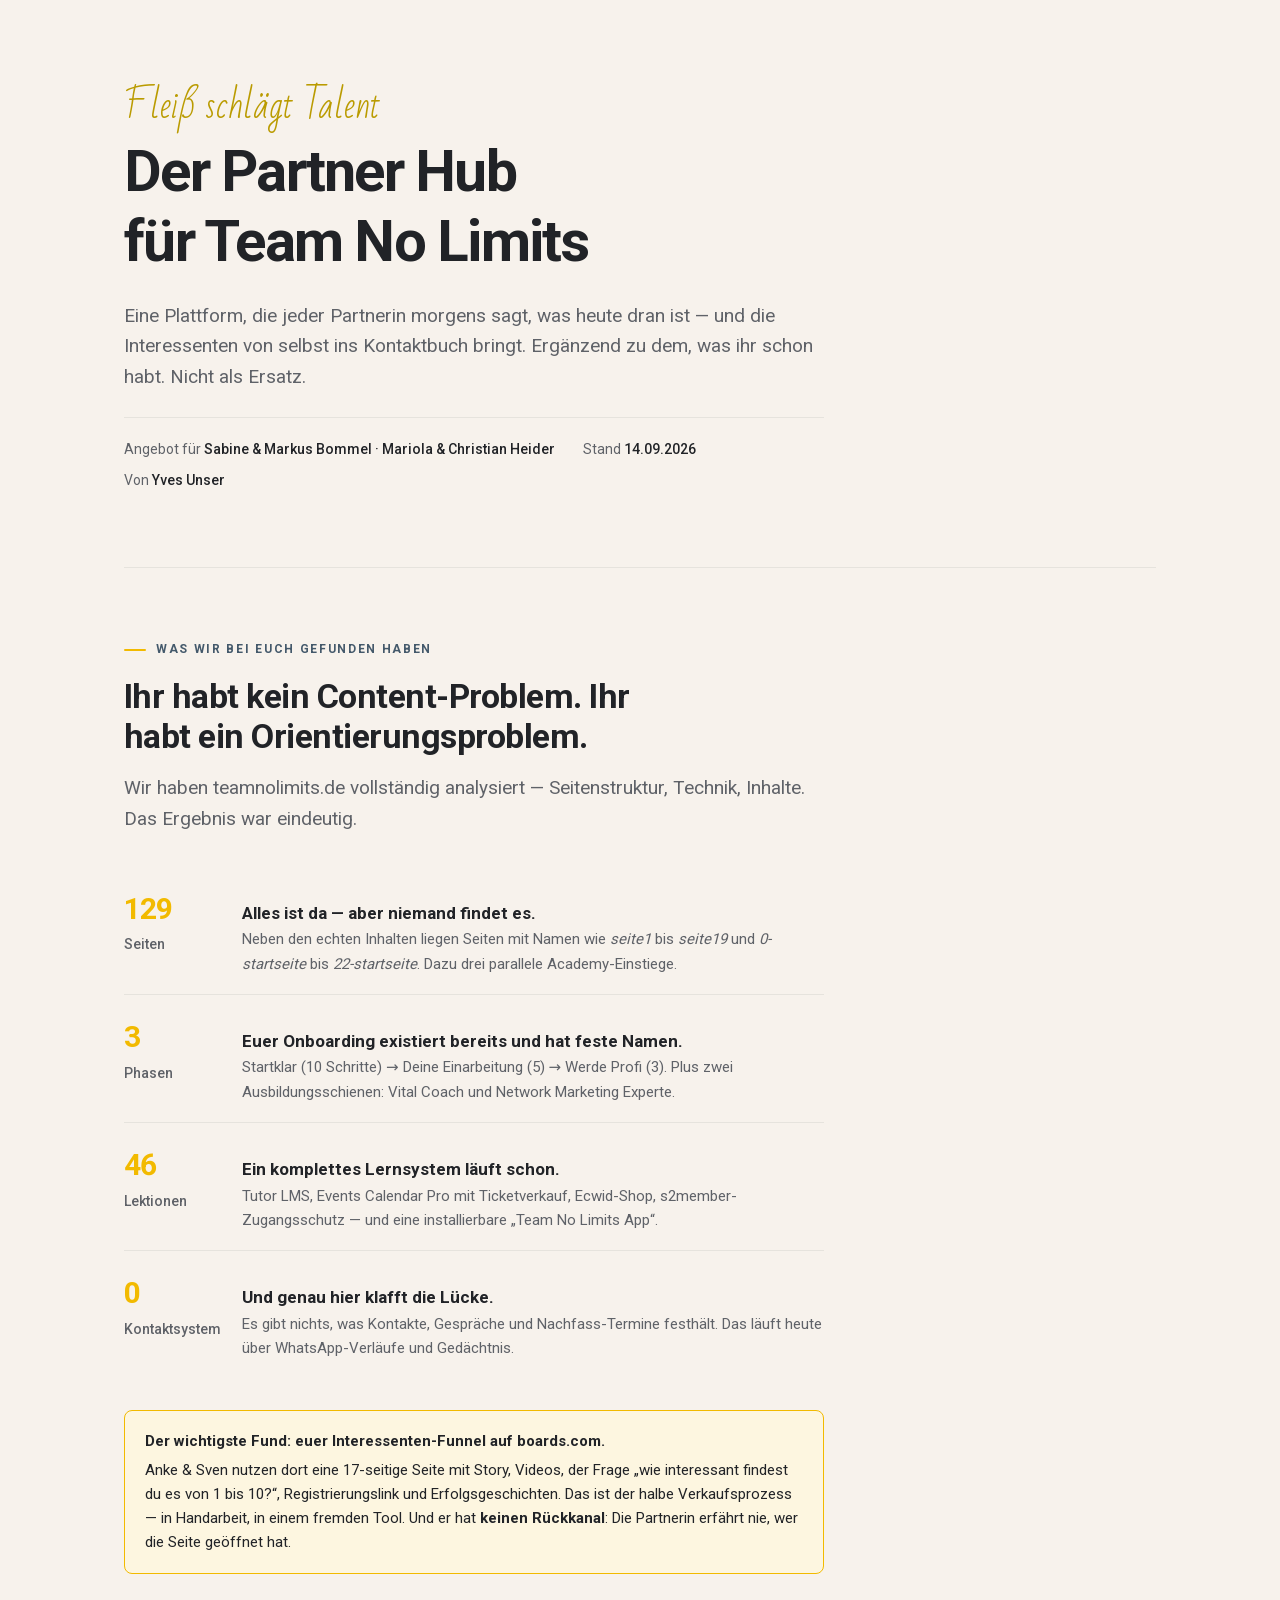
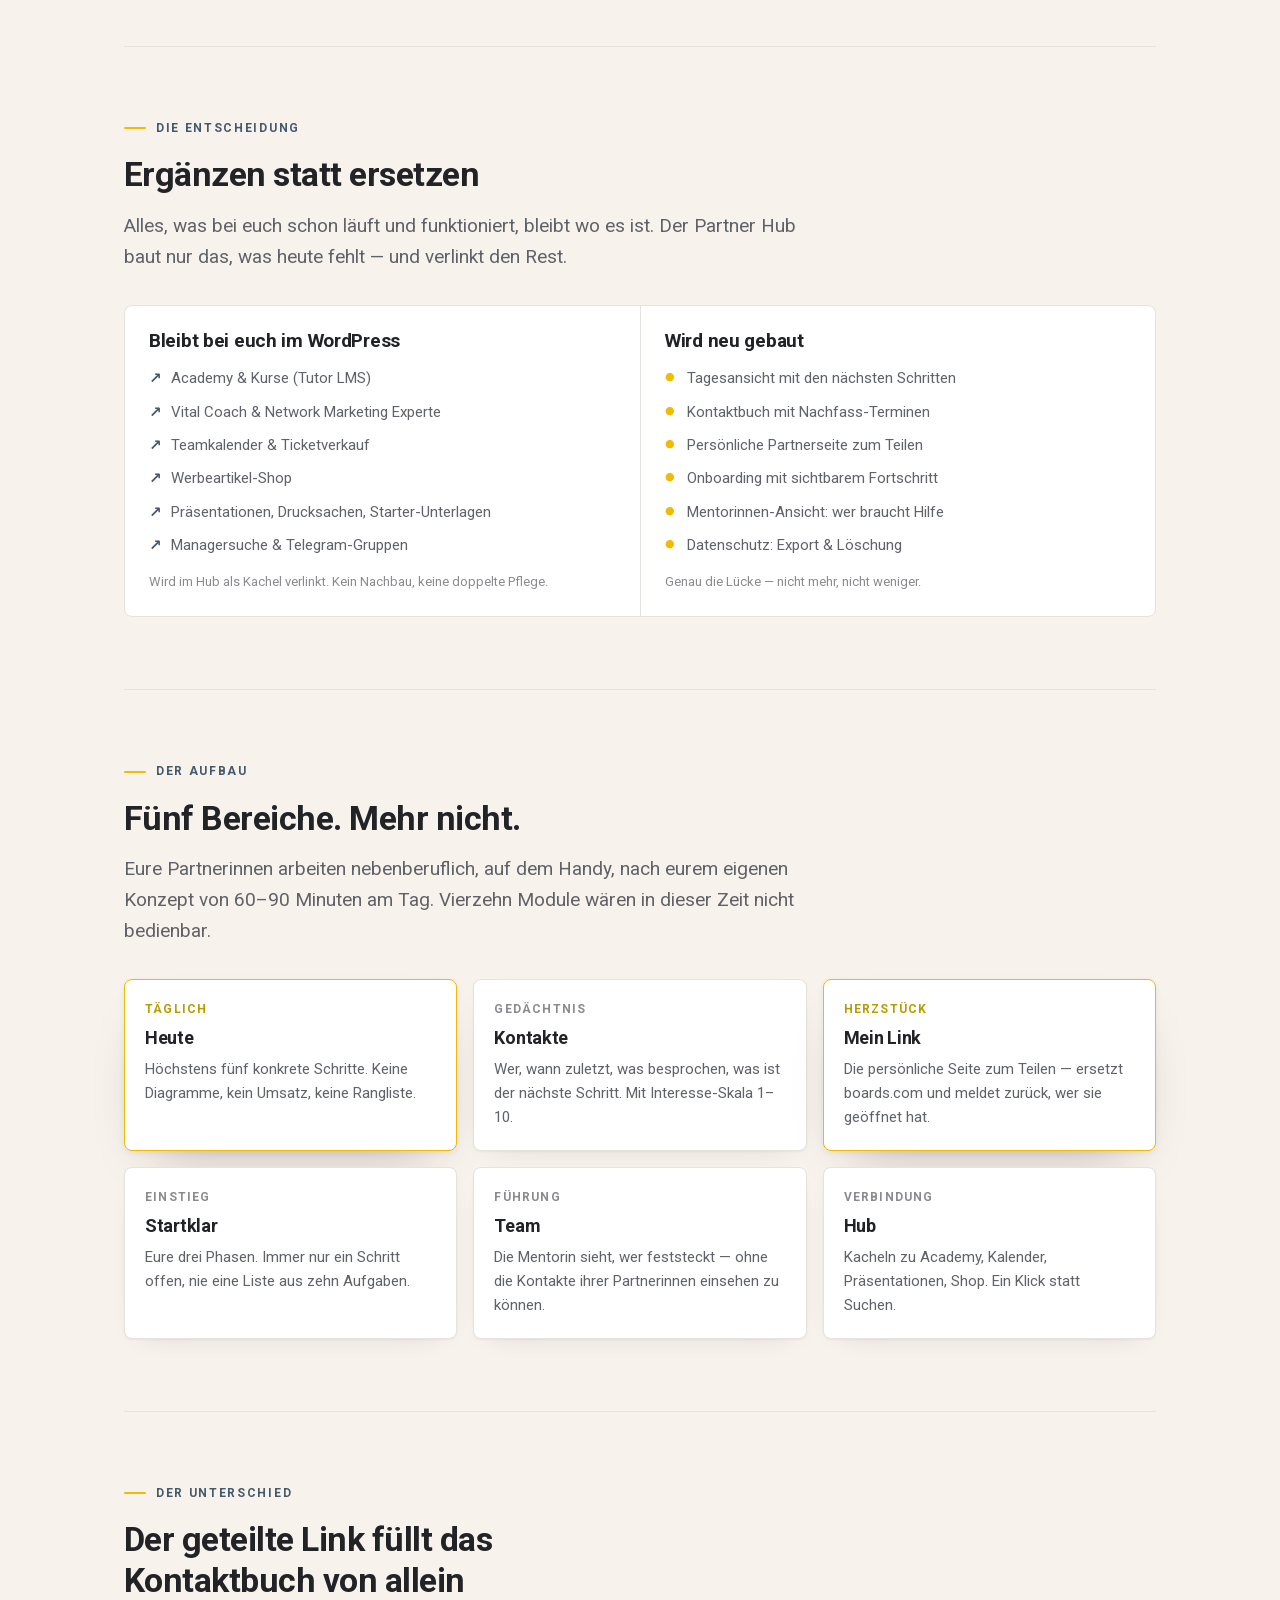
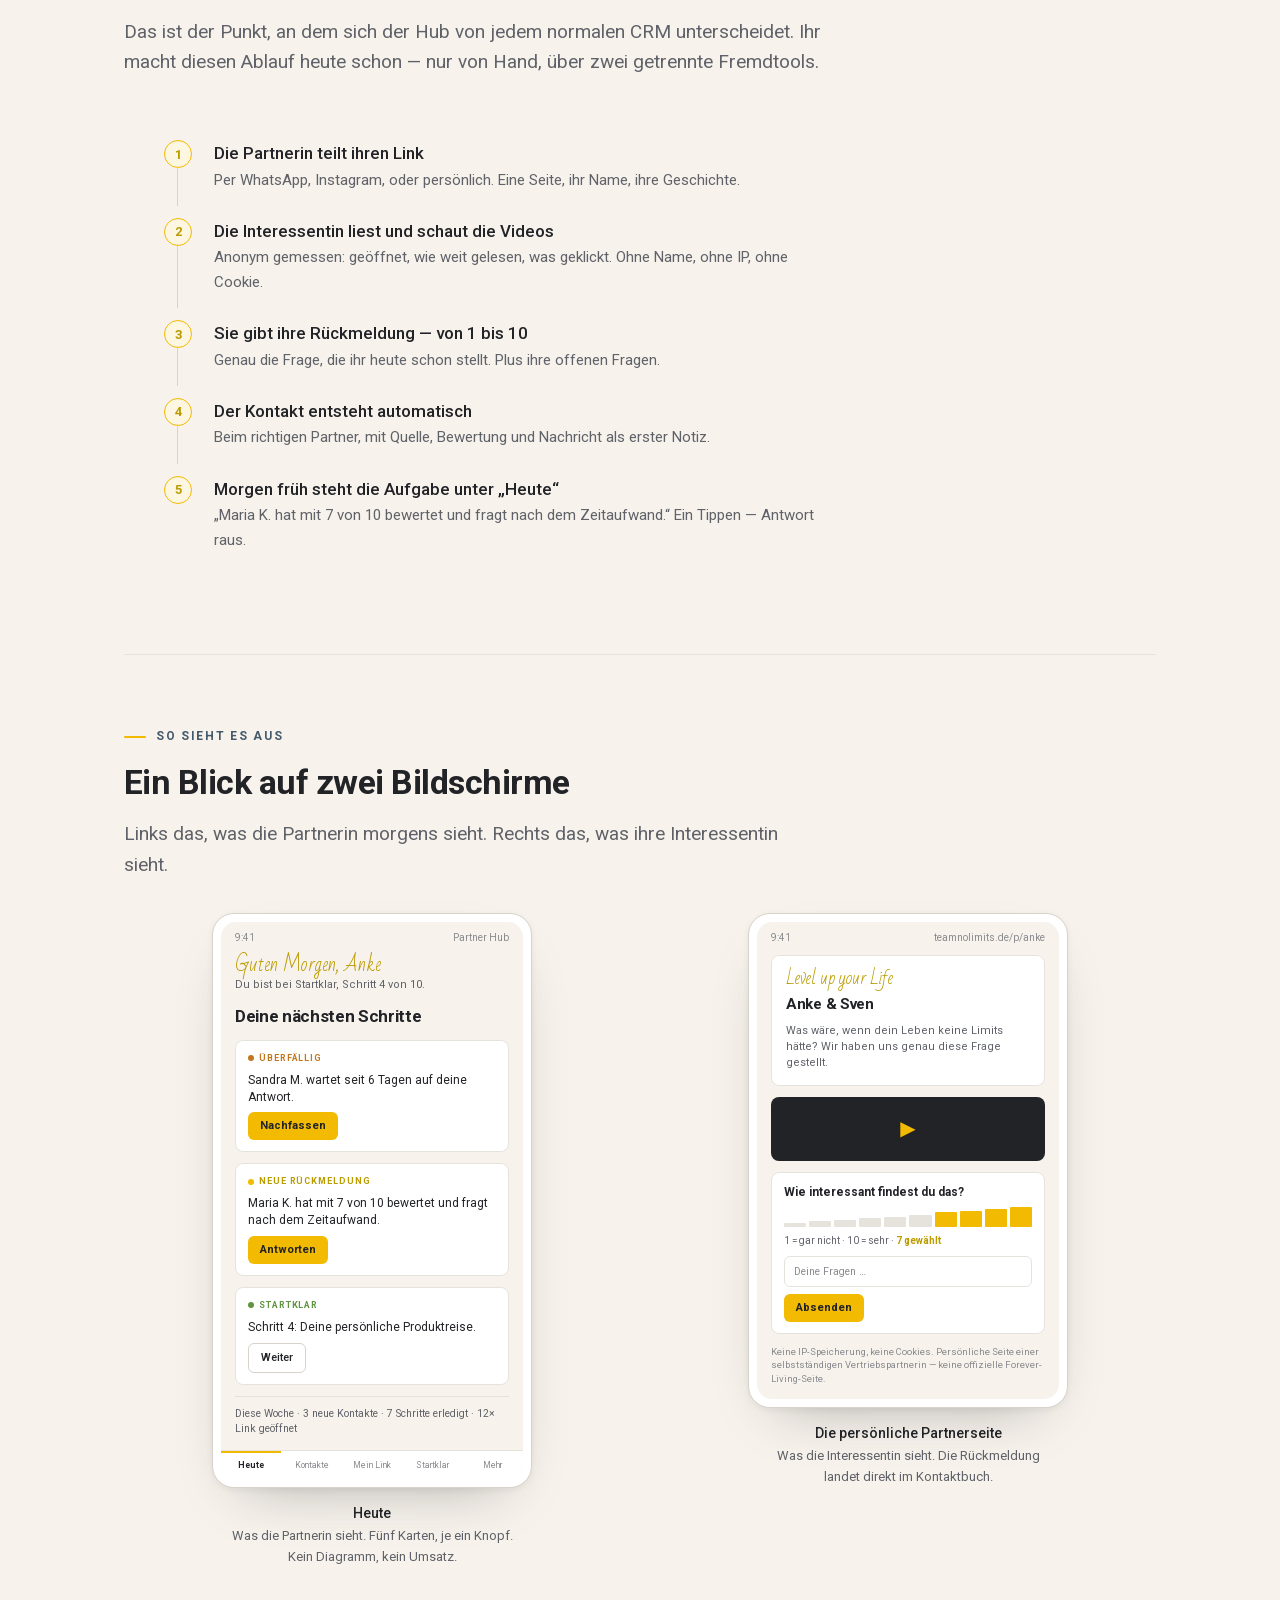
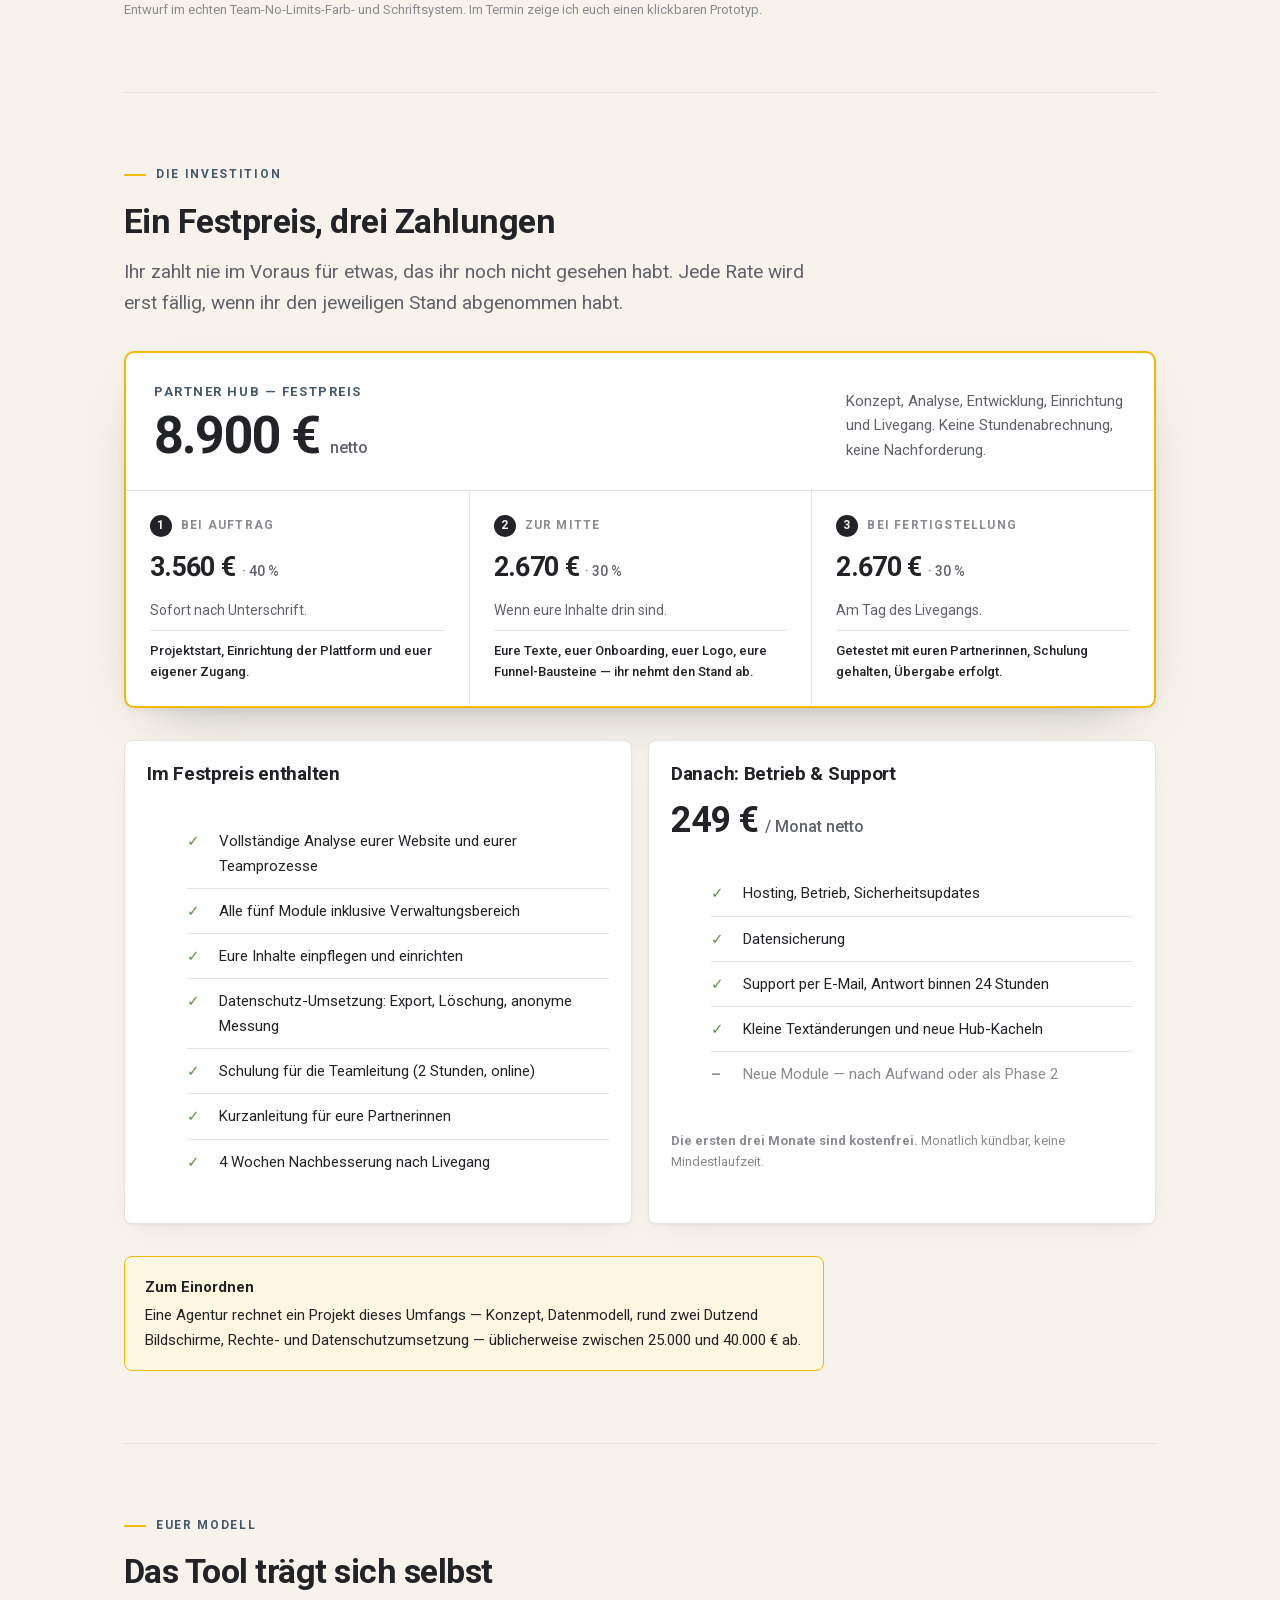
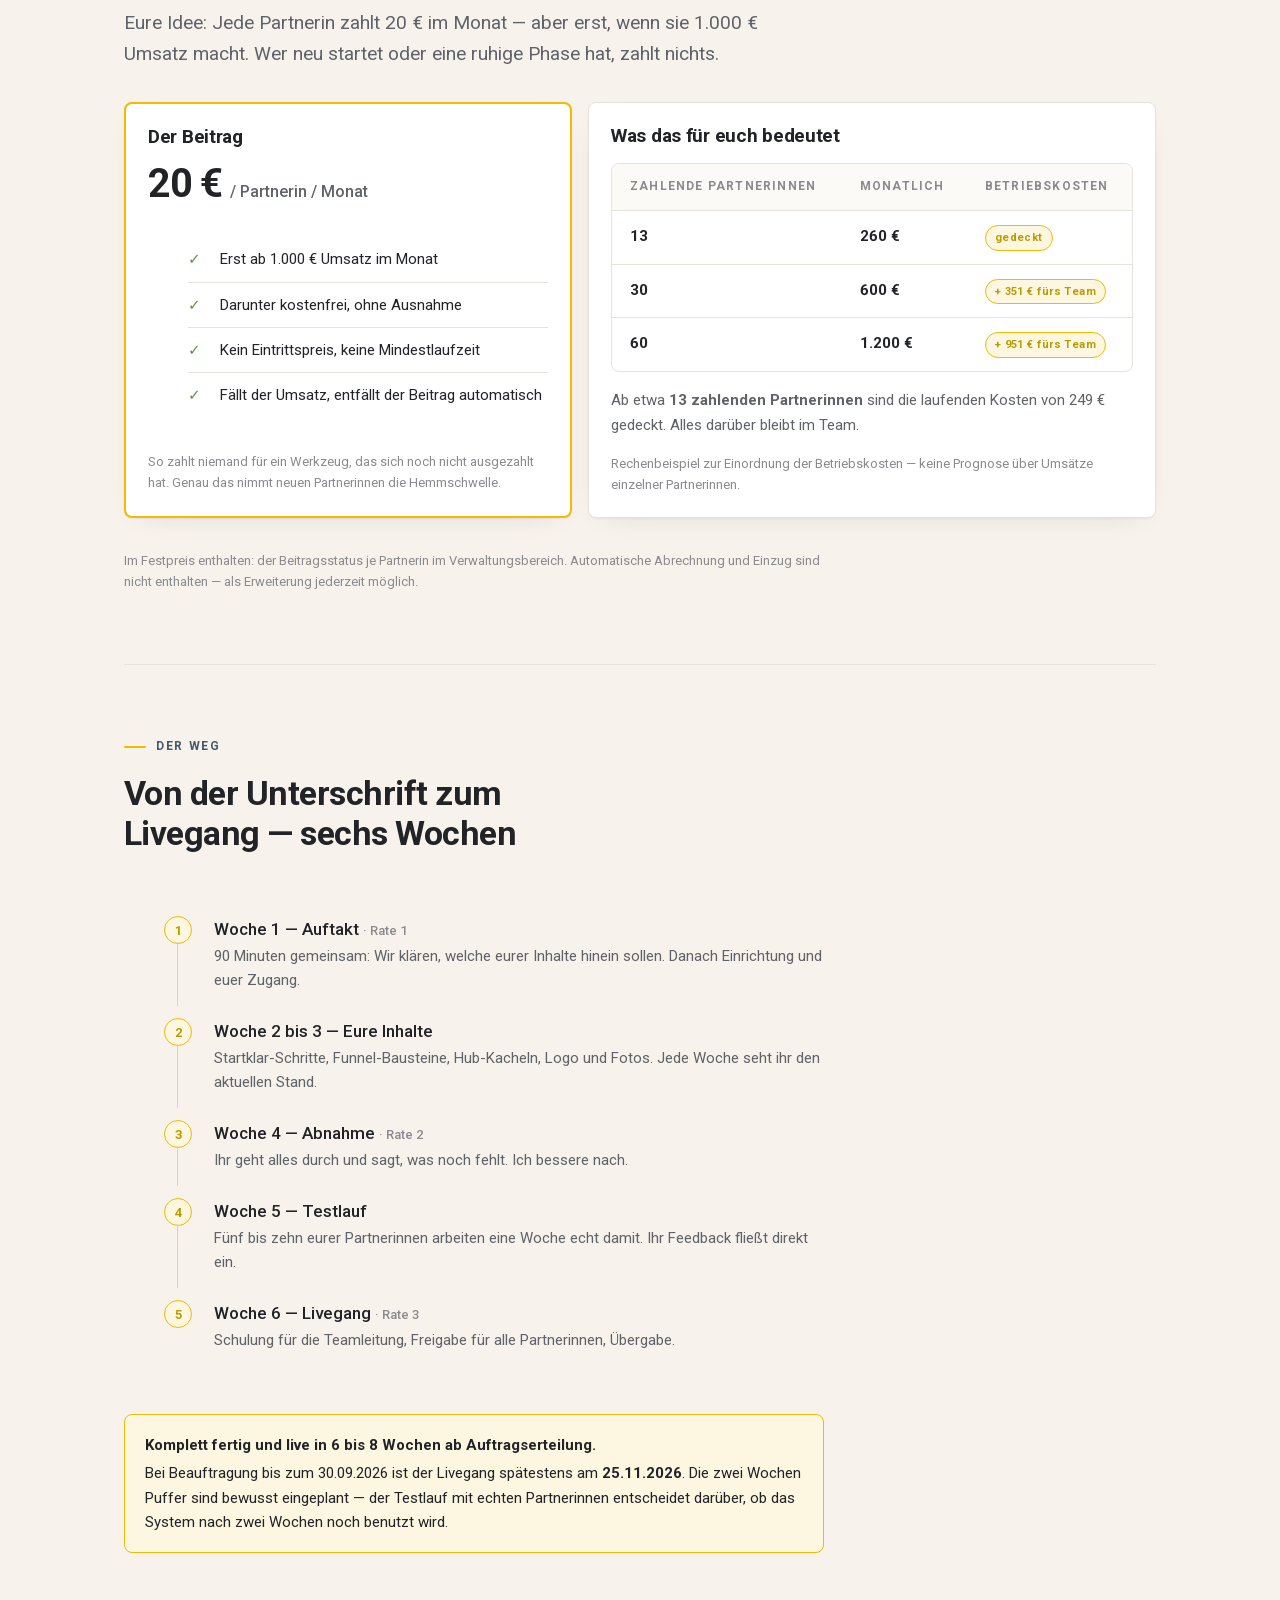
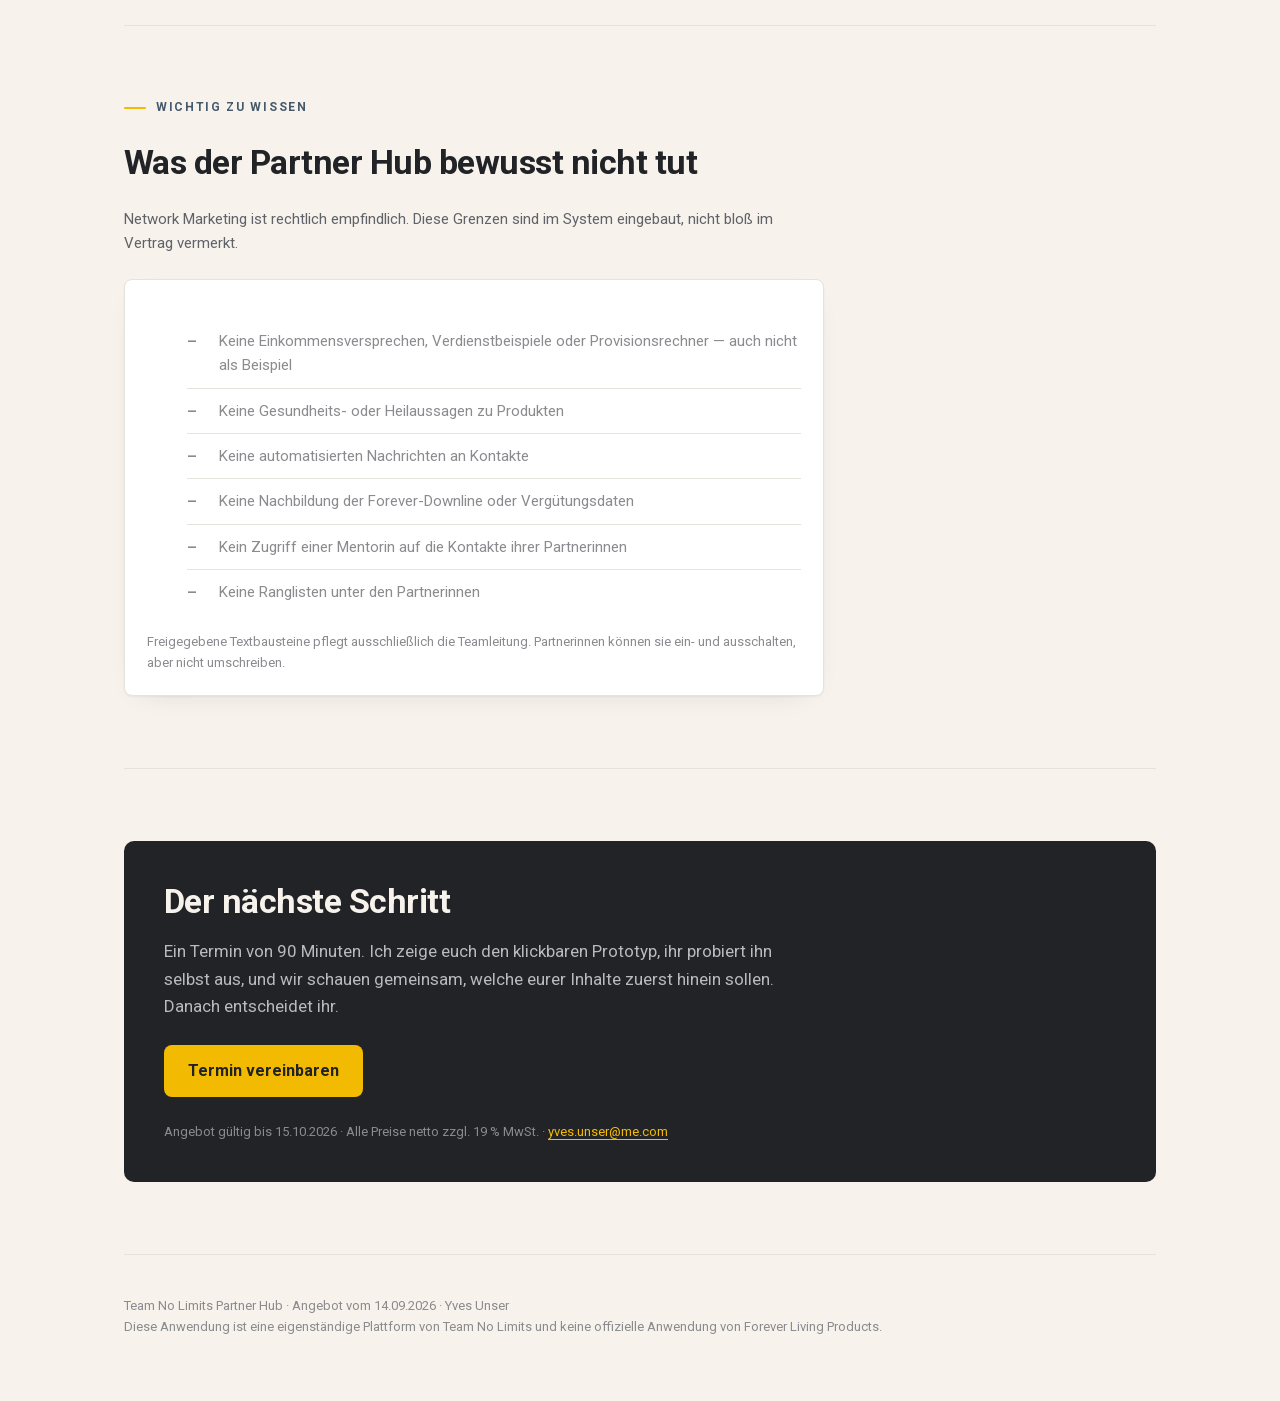
<file: index.html>
<!doctype html>
<html lang="de">
<head>
<meta charset="utf-8">
<meta name="viewport" content="width=device-width, initial-scale=1">
<meta name="robots" content="noindex, nofollow, noarchive, nosnippet">
<meta name="googlebot" content="noindex, nofollow">
<title>Team No Limits Partner Hub</title>
<style>*{box-sizing:border-box}html,body{margin:0;padding:0}img{max-width:100%}</style>
</head>
<body>

<style>
@font-face{font-family:'Bad Script';font-style:normal;font-weight:400;font-display:swap;src:url([data-uri]) format('woff2');}
@font-face{font-family:'Roboto';font-style:normal;font-weight:100 900;font-display:swap;src:url([data-uri]) format('woff2');}
:root{
  --sand:#F7F2EC; --card:#FFFFFF; --card-2:#FCFAF7;
  --ink:#212327; --ink-soft:#5F6268; --ink-faint:#8A8B8F;
  --gold:#F2BA00; --gold-deep:#BA9B00; --gold-wash:#FDF6E0;
  --slate:#44596B; --border:#E6E3DD; --border-2:#D8D3CA;
  --done:#5F9440; --info:#0047BB; --warn:#C4761E;
  --shadow:0 1px 2px rgba(33,35,39,.05), 0 8px 28px -20px rgba(33,35,39,.25);
  --shadow-lift:0 2px 6px rgba(33,35,39,.06), 0 24px 56px -32px rgba(33,35,39,.4);
}
@media (prefers-color-scheme: dark){
  :root:not([data-theme="light"]){
    --sand:#18191C; --card:#212327; --card-2:#26282C;
    --ink:#F1EEE8; --ink-soft:#A9ABAF; --ink-faint:#7C7E83;
    --gold:#F2BA00; --gold-deep:#E2B93C; --gold-wash:#2E2818;
    --slate:#9DB2C6; --border:#33353A; --border-2:#3E4046;
    --done:#8CC46A; --info:#6E97F0; --warn:#E0A055;
    --shadow:0 1px 2px rgba(0,0,0,.4), 0 8px 28px -20px rgba(0,0,0,.8);
    --shadow-lift:0 2px 6px rgba(0,0,0,.45), 0 24px 56px -32px rgba(0,0,0,.9);
  }
}
:root[data-theme="dark"]{
  --sand:#18191C; --card:#212327; --card-2:#26282C;
  --ink:#F1EEE8; --ink-soft:#A9ABAF; --ink-faint:#7C7E83;
  --gold:#F2BA00; --gold-deep:#E2B93C; --gold-wash:#2E2818;
  --slate:#9DB2C6; --border:#33353A; --border-2:#3E4046;
  --done:#8CC46A; --info:#6E97F0; --warn:#E0A055;
  --shadow:0 1px 2px rgba(0,0,0,.4), 0 8px 28px -20px rgba(0,0,0,.8);
  --shadow-lift:0 2px 6px rgba(0,0,0,.45), 0 24px 56px -32px rgba(0,0,0,.9);
}

*{box-sizing:border-box;}
body{
  margin:0; background:var(--sand); color:var(--ink);
  font-family:'Roboto',ui-sans-serif,system-ui,-apple-system,"Segoe UI",sans-serif;
  font-size:17px; line-height:1.62; font-weight:400;
  -webkit-font-smoothing:antialiased;
}
.wrap{max-width:1080px;margin:0 auto;padding:0 24px;}
.col{max-width:700px;}
h1,h2,h3,h4{margin:0;text-wrap:balance;line-height:1.2;font-weight:700;letter-spacing:-.015em;}
p{margin:0;}
a{color:var(--gold-deep);text-underline-offset:3px;}
a:focus-visible,button:focus-visible{outline:2px solid var(--gold);outline-offset:3px;border-radius:4px;}
strong{font-weight:700;}
.stack{display:flex;flex-direction:column;}
.g8{gap:8px}.g12{gap:12px}.g16{gap:16px}.g24{gap:24px}.g32{gap:32px}.g40{gap:40px}

/* ---- section rhythm ---- */
section{padding:72px 0;border-top:1px solid var(--border);}
section:first-of-type{border-top:0;}
.eyebrow{
  font-size:12px;font-weight:700;letter-spacing:.14em;text-transform:uppercase;
  color:var(--slate);display:flex;align-items:center;gap:10px;
}
.eyebrow::before{content:"";width:22px;height:2px;background:var(--gold);flex:none;border-radius:2px;}
h2{font-size:clamp(26px,3.4vw,34px);}
h3{font-size:19px;font-weight:700;}
.lede{font-size:19px;color:var(--ink-soft);}
.small{font-size:15px;color:var(--ink-soft);}
.tiny{font-size:13px;color:var(--ink-faint);}

/* ---- hero ---- */
.hero{padding:88px 0 76px;}
.script{font-family:'Bad Script',cursive;font-size:clamp(26px,4vw,34px);color:var(--gold-deep);line-height:1.1;}
h1{font-size:clamp(34px,6vw,58px);letter-spacing:-.03em;}
.hero-meta{display:flex;flex-wrap:wrap;gap:8px 28px;font-size:14px;color:var(--ink-soft);
  border-top:1px solid var(--border);padding-top:20px;}
.hero-meta b{color:var(--ink);font-weight:500;}

/* ---- cards ---- */
.card{background:var(--card);border:1px solid var(--border);border-radius:8px;padding:22px;box-shadow:var(--shadow);}
.grid{display:grid;gap:16px;}
.g-2{grid-template-columns:repeat(2,1fr);}
.g-3{grid-template-columns:repeat(3,1fr);}
@media(max-width:820px){.g-2,.g-3{grid-template-columns:1fr;}}

/* ---- findings ---- */
.find{display:grid;grid-template-columns:auto 1fr;gap:0 20px;align-items:baseline;
  padding:18px 0;border-bottom:1px solid var(--border);}
.find:last-child{border-bottom:0;}
.find .num{font-size:30px;font-weight:700;color:var(--gold);font-variant-numeric:tabular-nums;
  letter-spacing:-.03em;min-width:98px;}
.find .num span{font-size:14px;color:var(--ink-soft);font-weight:500;display:block;letter-spacing:0;}

/* ---- split ---- */
.split{display:grid;grid-template-columns:1fr 1fr;gap:0;border:1px solid var(--border);
  border-radius:8px;overflow:hidden;background:var(--card);}
@media(max-width:820px){.split{grid-template-columns:1fr;}}
.split>div{padding:24px;}
.split>div+div{border-left:1px solid var(--border);}
@media(max-width:820px){.split>div+div{border-left:0;border-top:1px solid var(--border);}}
.split h3{margin-bottom:14px;}
.split ul{margin:0;padding:0;list-style:none;display:flex;flex-direction:column;gap:9px;font-size:15px;}
.split li{padding-left:22px;position:relative;color:var(--ink-soft);}
.split li::before{position:absolute;left:0;top:0;font-weight:700;}
.keep li::before{content:"↗";color:var(--slate);}
.build li::before{content:"●";color:var(--gold);font-size:11px;top:2px;}

/* ---- modules ---- */
.mod{background:var(--card);border:1px solid var(--border);border-radius:8px;padding:20px;
  display:flex;flex-direction:column;gap:8px;box-shadow:var(--shadow);}
.mod .k{font-size:12px;font-weight:700;letter-spacing:.1em;text-transform:uppercase;color:var(--ink-faint);}
.mod h3{font-size:18px;}
.mod p{font-size:15px;color:var(--ink-soft);}
.mod.hl{border-color:var(--gold);box-shadow:var(--shadow-lift);}
.mod.hl .k{color:var(--gold-deep);}

/* ---- loop ---- */
.loop{display:flex;flex-direction:column;gap:0;counter-reset:l;}
.loop li{list-style:none;display:grid;grid-template-columns:34px 1fr;gap:16px;align-items:start;
  padding:13px 0;position:relative;}
.loop li::before{
  counter-increment:l;content:counter(l);
  width:26px;height:26px;border-radius:50%;background:var(--gold-wash);color:var(--gold-deep);
  border:1px solid var(--gold);font-size:13px;font-weight:700;
  display:flex;align-items:center;justify-content:center;font-variant-numeric:tabular-nums;
}
.loop li:not(:last-child)::after{
  content:"";position:absolute;left:13px;top:39px;bottom:-1px;width:1px;background:var(--border-2);
}
.loop .t{font-weight:500;}
.loop .d{font-size:15px;color:var(--ink-soft);}

/* ---- phone preview ---- */
.previews{display:grid;grid-template-columns:repeat(2,minmax(0,1fr));gap:40px;align-items:start;}
@media(max-width:820px){.previews{grid-template-columns:1fr;}}
.pv{display:flex;flex-direction:column;gap:14px;align-items:center;}
.phone{
  width:100%;max-width:320px;background:var(--card);border:1px solid var(--border-2);
  border-radius:22px;padding:8px;box-shadow:var(--shadow-lift);
}
.screen{background:#F7F2EC;border-radius:15px;overflow:hidden;color:#212327;
  font-size:13px;line-height:1.45;}
:root[data-theme="dark"] .screen,
:root:not([data-theme="light"]) .screen{}
.bar{display:flex;justify-content:space-between;align-items:center;padding:9px 14px 6px;
  font-size:10px;color:#8A8B8F;font-variant-numeric:tabular-nums;}
.scr-pad{padding:4px 14px 14px;display:flex;flex-direction:column;gap:11px;}
.scr-script{font-family:'Bad Script',cursive;font-size:19px;color:#BA9B00;line-height:1;}
.scr-h{font-size:17px;font-weight:700;letter-spacing:-.02em;color:#212327;}
.scr-sub{font-size:11px;color:#5F6268;}
.tile{background:#fff;border:1px solid #E6E3DD;border-radius:8px;padding:11px 12px;
  display:flex;flex-direction:column;gap:7px;}
.tile .lbl{font-size:9px;font-weight:700;letter-spacing:.1em;text-transform:uppercase;}
.tile .txt{font-size:12px;color:#212327;line-height:1.4;}
.btn-s{align-self:flex-start;background:#F2BA00;color:#212327;border-radius:6px;
  padding:6px 12px;font-size:11px;font-weight:700;}
.btn-o{align-self:flex-start;background:#fff;color:#212327;border:1px solid #D8D3CA;
  border-radius:6px;padding:6px 12px;font-size:11px;font-weight:500;}
.dot{width:6px;height:6px;border-radius:50%;display:inline-block;vertical-align:middle;margin-right:5px;}
.wkrow{font-size:10.5px;color:#5F6268;border-top:1px solid #E6E3DD;padding-top:9px;}
.tabbar{display:flex;border-top:1px solid #E6E3DD;background:#fff;}
.tabbar div{flex:1;text-align:center;padding:8px 2px;font-size:8.5px;color:#8A8B8F;}
.tabbar div.on{color:#212327;font-weight:700;box-shadow:inset 0 2px 0 #F2BA00;}
.pv-cap{font-size:13px;color:var(--ink-soft);text-align:center;max-width:300px;}
.pv-cap b{color:var(--ink);font-weight:500;display:block;font-size:14px;}
.slider{display:flex;gap:3px;align-items:flex-end;height:20px;}
.slider i{flex:1;background:#E6E3DD;border-radius:1px;height:40%;}
.slider i.a{background:#F2BA00;}
.slider i:nth-child(1){height:22%}.slider i:nth-child(2){height:30%}.slider i:nth-child(3){height:38%}
.slider i:nth-child(4){height:46%}.slider i:nth-child(5){height:54%}.slider i:nth-child(6){height:62%}
.slider i:nth-child(7){height:78%}.slider i:nth-child(8){height:82%}.slider i:nth-child(9){height:90%}
.slider i:nth-child(10){height:100%}

/* ---- status table ---- */
.tablewrap{overflow-x:auto;border:1px solid var(--border);border-radius:8px;background:var(--card);}
table{border-collapse:collapse;width:100%;font-size:15px;min-width:520px;}
th,td{text-align:left;padding:13px 18px;border-bottom:1px solid var(--border);vertical-align:top;}
th{font-size:12px;font-weight:700;letter-spacing:.1em;text-transform:uppercase;color:var(--ink-faint);
  background:var(--card-2);}
tr:last-child td{border-bottom:0;}
td.n{font-variant-numeric:tabular-nums;font-weight:700;white-space:nowrap;}
.chip{display:inline-block;font-size:11px;font-weight:700;letter-spacing:.04em;padding:3px 9px;
  border-radius:20px;white-space:nowrap;}
.chip.ok{background:var(--gold-wash);color:var(--gold-deep);border:1px solid var(--gold);}
.chip.next{background:transparent;color:var(--ink-soft);border:1px solid var(--border-2);}

/* ---- price ---- */
.pricebox{background:var(--card);border:2px solid var(--gold);border-radius:10px;
  box-shadow:var(--shadow-lift);overflow:hidden;}
.pricehead{padding:28px;border-bottom:1px solid var(--border);display:flex;
  flex-wrap:wrap;gap:20px;justify-content:space-between;align-items:flex-end;}
.pricehead .t{font-size:13px;font-weight:700;letter-spacing:.12em;text-transform:uppercase;color:var(--slate);}
.amount{font-size:clamp(38px,6vw,52px);font-weight:700;letter-spacing:-.035em;
  font-variant-numeric:tabular-nums;line-height:1;}
.amount em{font-style:normal;font-size:16px;font-weight:500;color:var(--ink-soft);letter-spacing:0;}
.stages{display:grid;grid-template-columns:repeat(3,1fr);}
@media(max-width:820px){.stages{grid-template-columns:1fr;}}
.stage{padding:24px;display:flex;flex-direction:column;gap:9px;}
.stage+.stage{border-left:1px solid var(--border);}
@media(max-width:820px){.stage+.stage{border-left:0;border-top:1px solid var(--border);}}
.stage .sn{display:flex;align-items:center;gap:9px;font-size:12px;font-weight:700;
  letter-spacing:.1em;text-transform:uppercase;color:var(--ink-faint);}
.stage .sn b{width:22px;height:22px;border-radius:50%;background:var(--ink);color:var(--sand);
  display:flex;align-items:center;justify-content:center;font-size:12px;flex:none;}
.stage .amt{font-size:27px;font-weight:700;font-variant-numeric:tabular-nums;letter-spacing:-.025em;}
.stage .amt span{font-size:14px;color:var(--ink-soft);font-weight:500;letter-spacing:0;}
.stage .when{font-size:14px;color:var(--ink-soft);}
.stage .trig{font-size:13px;color:var(--ink);font-weight:500;padding-top:9px;
  border-top:1px solid var(--border);margin-top:auto;}

.incl{display:flex;flex-direction:column;gap:0;}
.incl li{list-style:none;display:grid;grid-template-columns:20px 1fr;gap:12px;
  padding:10px 0;border-bottom:1px solid var(--border);font-size:15px;align-items:baseline;}
.incl li:last-child{border-bottom:0;}
.incl li::before{content:"✓";color:var(--done);font-weight:700;}
.incl li.no::before{content:"–";color:var(--ink-faint);}
.incl li.no{color:var(--ink-faint);}

.note{background:var(--gold-wash);border:1px solid var(--gold);border-radius:8px;padding:18px 20px;font-size:15px;}
.note b{display:block;margin-bottom:4px;}

.cta{background:var(--ink);color:var(--sand);border-radius:10px;padding:40px;}
.cta h2{color:var(--sand);}
.cta p{color:#B9BABD;}
.cta .btn{display:inline-block;background:var(--gold);color:#212327;font-weight:700;
  padding:13px 24px;border-radius:8px;font-size:16px;text-decoration:none;}
.cta a.q{color:var(--gold);}

footer{padding:40px 0 64px;font-size:13px;color:var(--ink-faint);border-top:1px solid var(--border);}
@media (prefers-reduced-motion:no-preference){
  .mod,.card{transition:transform .18s ease, box-shadow .18s ease;}
  .mod:hover{transform:translateY(-2px);box-shadow:var(--shadow-lift);}
}
</style>

<div class="wrap">

<section class="hero">
  <div class="stack g24 col">
    <div class="stack g12">
      <p class="script">Fleiß schlägt Talent</p>
      <h1>Der Partner Hub für Team&nbsp;No&nbsp;Limits</h1>
    </div>
    <p class="lede">Eine Plattform, die jeder Partnerin morgens sagt, was heute dran ist — und die Interessenten von selbst ins Kontaktbuch bringt. Ergänzend zu dem, was ihr schon habt. Nicht als Ersatz.</p>
    <div class="hero-meta">
      <span>Angebot für <b>Sabine &amp; Markus Bommel · Mariola &amp; Christian Heider</b></span>
      <span>Stand <b>14.09.2026</b></span>
      <span>Von <b>Yves Unser</b></span>
    </div>
  </div>
</section>

<section>
  <div class="stack g32">
    <div class="stack g16 col">
      <p class="eyebrow">Was wir bei euch gefunden haben</p>
      <h2>Ihr habt kein Content-Problem. Ihr habt ein Orientierungsproblem.</h2>
      <p class="lede">Wir haben teamnolimits.de vollständig analysiert — Seitenstruktur, Technik, Inhalte. Das Ergebnis war eindeutig.</p>
    </div>

    <div class="col stack">
      <div class="find">
        <div class="num">129<span>Seiten</span></div>
        <div><strong>Alles ist da — aber niemand findet es.</strong><p class="small">Neben den echten Inhalten liegen Seiten mit Namen wie <em>seite1</em> bis <em>seite19</em> und <em>0-startseite</em> bis <em>22-startseite</em>. Dazu drei parallele Academy-Einstiege.</p></div>
      </div>
      <div class="find">
        <div class="num">3<span>Phasen</span></div>
        <div><strong>Euer Onboarding existiert bereits und hat feste Namen.</strong><p class="small">Startklar (10 Schritte) → Deine Einarbeitung (5) → Werde Profi (3). Plus zwei Ausbildungsschienen: Vital Coach und Network Marketing Experte.</p></div>
      </div>
      <div class="find">
        <div class="num">46<span>Lektionen</span></div>
        <div><strong>Ein komplettes Lernsystem läuft schon.</strong><p class="small">Tutor LMS, Events Calendar Pro mit Ticketverkauf, Ecwid-Shop, s2member-Zugangsschutz — und eine installierbare „Team No Limits App“.</p></div>
      </div>
      <div class="find">
        <div class="num">0<span>Kontaktsystem</span></div>
        <div><strong>Und genau hier klafft die Lücke.</strong><p class="small">Es gibt nichts, was Kontakte, Gespräche und Nachfass-Termine festhält. Das läuft heute über WhatsApp-Verläufe und Gedächtnis.</p></div>
      </div>
    </div>

    <div class="note col">
      <b>Der wichtigste Fund: euer Interessenten-Funnel auf boards.com.</b>
      Anke &amp; Sven nutzen dort eine 17-seitige Seite mit Story, Videos, der Frage „wie interessant findest du es von 1 bis 10?“, Registrierungslink und Erfolgsgeschichten. Das ist der halbe Verkaufsprozess — in Handarbeit, in einem fremden Tool. Und er hat <strong>keinen Rückkanal</strong>: Die Partnerin erfährt nie, wer die Seite geöffnet hat.
    </div>
  </div>
</section>

<section>
  <div class="stack g32">
    <div class="stack g16 col">
      <p class="eyebrow">Die Entscheidung</p>
      <h2>Ergänzen statt ersetzen</h2>
      <p class="lede">Alles, was bei euch schon läuft und funktioniert, bleibt wo es ist. Der Partner Hub baut nur das, was heute fehlt — und verlinkt den Rest.</p>
    </div>
    <div class="split">
      <div class="keep">
        <h3>Bleibt bei euch im WordPress</h3>
        <ul>
          <li>Academy &amp; Kurse (Tutor LMS)</li>
          <li>Vital Coach &amp; Network Marketing Experte</li>
          <li>Teamkalender &amp; Ticketverkauf</li>
          <li>Werbeartikel-Shop</li>
          <li>Präsentationen, Drucksachen, Starter-Unterlagen</li>
          <li>Managersuche &amp; Telegram-Gruppen</li>
        </ul>
        <p class="tiny" style="margin-top:14px">Wird im Hub als Kachel verlinkt. Kein Nachbau, keine doppelte Pflege.</p>
      </div>
      <div class="build">
        <h3>Wird neu gebaut</h3>
        <ul>
          <li>Tagesansicht mit den nächsten Schritten</li>
          <li>Kontaktbuch mit Nachfass-Terminen</li>
          <li>Persönliche Partnerseite zum Teilen</li>
          <li>Onboarding mit sichtbarem Fortschritt</li>
          <li>Mentorinnen-Ansicht: wer braucht Hilfe</li>
          <li>Datenschutz: Export &amp; Löschung</li>
        </ul>
        <p class="tiny" style="margin-top:14px">Genau die Lücke — nicht mehr, nicht weniger.</p>
      </div>
    </div>
  </div>
</section>

<section>
  <div class="stack g32">
    <div class="stack g16 col">
      <p class="eyebrow">Der Aufbau</p>
      <h2>Fünf Bereiche. Mehr nicht.</h2>
      <p class="lede">Eure Partnerinnen arbeiten nebenberuflich, auf dem Handy, nach eurem eigenen Konzept von 60–90 Minuten am Tag. Vierzehn Module wären in dieser Zeit nicht bedienbar.</p>
    </div>
    <div class="grid g-3">
      <div class="mod hl"><span class="k">Täglich</span><h3>Heute</h3><p>Höchstens fünf konkrete Schritte. Keine Diagramme, kein Umsatz, keine Rangliste.</p></div>
      <div class="mod"><span class="k">Gedächtnis</span><h3>Kontakte</h3><p>Wer, wann zuletzt, was besprochen, was ist der nächste Schritt. Mit Interesse-Skala 1–10.</p></div>
      <div class="mod hl"><span class="k">Herzstück</span><h3>Mein Link</h3><p>Die persönliche Seite zum Teilen — ersetzt boards.com und meldet zurück, wer sie geöffnet hat.</p></div>
      <div class="mod"><span class="k">Einstieg</span><h3>Startklar</h3><p>Eure drei Phasen. Immer nur ein Schritt offen, nie eine Liste aus zehn Aufgaben.</p></div>
      <div class="mod"><span class="k">Führung</span><h3>Team</h3><p>Die Mentorin sieht, wer feststeckt — ohne die Kontakte ihrer Partnerinnen einsehen zu können.</p></div>
      <div class="mod"><span class="k">Verbindung</span><h3>Hub</h3><p>Kacheln zu Academy, Kalender, Präsentationen, Shop. Ein Klick statt Suchen.</p></div>
    </div>
  </div>
</section>

<section>
  <div class="stack g32">
    <div class="stack g16 col">
      <p class="eyebrow">Der Unterschied</p>
      <h2>Der geteilte Link füllt das Kontaktbuch von allein</h2>
      <p class="lede">Das ist der Punkt, an dem sich der Hub von jedem normalen CRM unterscheidet. Ihr macht diesen Ablauf heute schon — nur von Hand, über zwei getrennte Fremdtools.</p>
    </div>
    <div class="col">
      <ul class="loop">
        <li><div><p class="t">Die Partnerin teilt ihren Link</p><p class="d">Per WhatsApp, Instagram, oder persönlich. Eine Seite, ihr Name, ihre Geschichte.</p></div></li>
        <li><div><p class="t">Die Interessentin liest und schaut die Videos</p><p class="d">Anonym gemessen: geöffnet, wie weit gelesen, was geklickt. Ohne Name, ohne IP, ohne Cookie.</p></div></li>
        <li><div><p class="t">Sie gibt ihre Rückmeldung — von 1 bis 10</p><p class="d">Genau die Frage, die ihr heute schon stellt. Plus ihre offenen Fragen.</p></div></li>
        <li><div><p class="t">Der Kontakt entsteht automatisch</p><p class="d">Beim richtigen Partner, mit Quelle, Bewertung und Nachricht als erster Notiz.</p></div></li>
        <li><div><p class="t">Morgen früh steht die Aufgabe unter „Heute“</p><p class="d">„Maria K. hat mit 7 von 10 bewertet und fragt nach dem Zeitaufwand.“ Ein Tippen — Antwort raus.</p></div></li>
      </ul>
    </div>
  </div>
</section>

<section>
  <div class="stack g32">
    <div class="stack g16 col">
      <p class="eyebrow">So sieht es aus</p>
      <h2>Ein Blick auf zwei Bildschirme</h2>
      <p class="lede">Links das, was die Partnerin morgens sieht. Rechts das, was ihre Interessentin sieht.</p>
    </div>

    <div class="previews">
      <div class="pv">
        <div class="phone"><div class="screen">
          <div class="bar"><span>9:41</span><span>Partner Hub</span></div>
          <div class="scr-pad">
            <div>
              <p class="scr-script">Guten Morgen, Anke</p>
              <p class="scr-sub" style="margin-top:3px">Du bist bei Startklar, Schritt 4 von 10.</p>
            </div>
            <p class="scr-h">Deine nächsten Schritte</p>

            <div class="tile">
              <span class="lbl" style="color:#C4761E"><span class="dot" style="background:#C4761E"></span>Überfällig</span>
              <p class="txt">Sandra M. wartet seit 6 Tagen auf deine Antwort.</p>
              <span class="btn-s">Nachfassen</span>
            </div>

            <div class="tile">
              <span class="lbl" style="color:#BA9B00"><span class="dot" style="background:#F2BA00"></span>Neue Rückmeldung</span>
              <p class="txt">Maria K. hat mit 7 von 10 bewertet und fragt nach dem Zeitaufwand.</p>
              <span class="btn-s">Antworten</span>
            </div>

            <div class="tile">
              <span class="lbl" style="color:#5F9440"><span class="dot" style="background:#5F9440"></span>Startklar</span>
              <p class="txt">Schritt 4: Deine persönliche Produktreise.</p>
              <span class="btn-o">Weiter</span>
            </div>

            <p class="wkrow">Diese Woche · 3 neue Kontakte · 7 Schritte erledigt · 12× Link geöffnet</p>
          </div>
          <div class="tabbar">
            <div class="on">Heute</div><div>Kontakte</div><div>Mein Link</div><div>Startklar</div><div>Mehr</div>
          </div>
        </div></div>
        <p class="pv-cap"><b>Heute</b>Was die Partnerin sieht. Fünf Karten, je ein Knopf. Kein Diagramm, kein Umsatz.</p>
      </div>

      <div class="pv">
        <div class="phone"><div class="screen">
          <div class="bar"><span>9:41</span><span>teamnolimits.de/p/anke</span></div>
          <div class="scr-pad">
            <div style="background:#fff;border:1px solid #E6E3DD;border-radius:8px;padding:14px;display:flex;flex-direction:column;gap:7px">
              <p class="scr-script" style="font-size:17px">Level up your Life</p>
              <p class="scr-h" style="font-size:15px">Anke &amp; Sven</p>
              <p class="scr-sub">Was wäre, wenn dein Leben keine Limits hätte? Wir haben uns genau diese Frage gestellt.</p>
            </div>

            <div style="background:#212327;border-radius:8px;height:64px;display:flex;align-items:center;justify-content:center">
              <span style="color:#F2BA00;font-size:20px">▶</span>
            </div>

            <div class="tile">
              <p class="txt" style="font-weight:700">Wie interessant findest du das?</p>
              <div class="slider"><i></i><i></i><i></i><i></i><i></i><i></i><i class="a"></i><i class="a"></i><i class="a"></i><i class="a"></i></div>
              <p class="scr-sub" style="font-size:10px">1 = gar nicht · 10 = sehr · <b style="color:#BA9B00">7 gewählt</b></p>
              <div style="border:1px solid #E6E3DD;border-radius:6px;padding:7px 9px;font-size:10.5px;color:#8A8B8F">Deine Fragen …</div>
              <span class="btn-s">Absenden</span>
            </div>

            <p class="tiny" style="font-size:9.5px;color:#8A8B8F;line-height:1.4">Keine IP-Speicherung, keine Cookies. Persönliche Seite einer selbstständigen Vertriebspartnerin — keine offizielle Forever-Living-Seite.</p>
          </div>
        </div></div>
        <p class="pv-cap"><b>Die persönliche Partnerseite</b>Was die Interessentin sieht. Die Rückmeldung landet direkt im Kontaktbuch.</p>
      </div>
    </div>
    <p class="tiny col">Entwurf im echten Team-No-Limits-Farb- und Schriftsystem. Im Termin zeige ich euch einen klickbaren Prototyp.</p>
  </div>
</section>

<section>
  <div class="stack g32">
    <div class="stack g16 col">
      <p class="eyebrow">Die Investition</p>
      <h2>Ein Festpreis, drei Zahlungen</h2>
      <p class="lede">Ihr zahlt nie im Voraus für etwas, das ihr noch nicht gesehen habt. Jede Rate wird erst fällig, wenn ihr den jeweiligen Stand abgenommen habt.</p>
    </div>

    <div class="pricebox">
      <div class="pricehead">
        <div>
          <p class="t">Partner Hub — Festpreis</p>
          <p class="amount" style="margin-top:8px">8.900 € <em>netto</em></p>
        </div>
        <p class="small" style="max-width:280px">Konzept, Analyse, Entwicklung, Einrichtung und Livegang. Keine Stundenabrechnung, keine Nachforderung.</p>
      </div>
      <div class="stages">
        <div class="stage">
          <p class="sn"><b>1</b>Bei Auftrag</p>
          <p class="amt">3.560 € <span>· 40 %</span></p>
          <p class="when">Sofort nach Unterschrift.</p>
          <p class="trig">Projektstart, Einrichtung der Plattform und euer eigener Zugang.</p>
        </div>
        <div class="stage">
          <p class="sn"><b>2</b>Zur Mitte</p>
          <p class="amt">2.670 € <span>· 30 %</span></p>
          <p class="when">Wenn eure Inhalte drin sind.</p>
          <p class="trig">Eure Texte, euer Onboarding, euer Logo, eure Funnel-Bausteine — ihr nehmt den Stand ab.</p>
        </div>
        <div class="stage">
          <p class="sn"><b>3</b>Bei Fertigstellung</p>
          <p class="amt">2.670 € <span>· 30 %</span></p>
          <p class="when">Am Tag des Livegangs.</p>
          <p class="trig">Getestet mit euren Partnerinnen, Schulung gehalten, Übergabe erfolgt.</p>
        </div>
      </div>
    </div>

    <div class="grid g-2">
      <div class="card stack g16">
        <h3>Im Festpreis enthalten</h3>
        <ul class="incl">
          <li>Vollständige Analyse eurer Website und eurer Teamprozesse</li>
          <li>Alle fünf Module inklusive Verwaltungsbereich</li>
          <li>Eure Inhalte einpflegen und einrichten</li>
          <li>Datenschutz-Umsetzung: Export, Löschung, anonyme Messung</li>
          <li>Schulung für die Teamleitung (2 Stunden, online)</li>
          <li>Kurzanleitung für eure Partnerinnen</li>
          <li>4 Wochen Nachbesserung nach Livegang</li>
        </ul>
      </div>
      <div class="card stack g16">
        <h3>Danach: Betrieb &amp; Support</h3>
        <p class="amount" style="font-size:36px">249 € <em>/ Monat netto</em></p>
        <ul class="incl">
          <li>Hosting, Betrieb, Sicherheitsupdates</li>
          <li>Datensicherung</li>
          <li>Support per E-Mail, Antwort binnen 24 Stunden</li>
          <li>Kleine Textänderungen und neue Hub-Kacheln</li>
          <li class="no">Neue Module — nach Aufwand oder als Phase 2</li>
        </ul>
        <p class="tiny"><strong>Die ersten drei Monate sind kostenfrei.</strong> Monatlich kündbar, keine Mindestlaufzeit.</p>
      </div>
    </div>

    <div class="note col">
      <b>Zum Einordnen</b>
      Eine Agentur rechnet ein Projekt dieses Umfangs — Konzept, Datenmodell, rund zwei Dutzend Bildschirme, Rechte- und Datenschutzumsetzung — üblicherweise zwischen 25.000 und 40.000 € ab.
    </div>
  </div>
</section>

<section>
  <div class="stack g32">
    <div class="stack g16 col">
      <p class="eyebrow">Euer Modell</p>
      <h2>Das Tool trägt sich selbst</h2>
      <p class="lede">Eure Idee: Jede Partnerin zahlt 20 € im Monat — aber erst, wenn sie 1.000 € Umsatz macht. Wer neu startet oder eine ruhige Phase hat, zahlt nichts.</p>
    </div>
    <div class="grid g-2">
      <div class="card stack g16" style="border-color:var(--gold);border-width:2px">
        <h3>Der Beitrag</h3>
        <p class="amount" style="font-size:40px">20 € <em>/ Partnerin / Monat</em></p>
        <ul class="incl">
          <li>Erst ab 1.000 € Umsatz im Monat</li>
          <li>Darunter kostenfrei, ohne Ausnahme</li>
          <li>Kein Eintrittspreis, keine Mindestlaufzeit</li>
          <li>Fällt der Umsatz, entfällt der Beitrag automatisch</li>
        </ul>
        <p class="tiny">So zahlt niemand für ein Werkzeug, das sich noch nicht ausgezahlt hat. Genau das nimmt neuen Partnerinnen die Hemmschwelle.</p>
      </div>
      <div class="card stack g16">
        <h3>Was das für euch bedeutet</h3>
        <div class="tablewrap">
          <table>
            <thead><tr><th>Zahlende Partnerinnen</th><th>Monatlich</th><th>Betriebskosten</th></tr></thead>
            <tbody>
              <tr><td class="n">13</td><td class="n">260 €</td><td><span class="chip ok">gedeckt</span></td></tr>
              <tr><td class="n">30</td><td class="n">600 €</td><td><span class="chip ok">+ 351 € fürs Team</span></td></tr>
              <tr><td class="n">60</td><td class="n">1.200 €</td><td><span class="chip ok">+ 951 € fürs Team</span></td></tr>
            </tbody>
          </table>
        </div>
        <p class="small">Ab etwa <strong>13 zahlenden Partnerinnen</strong> sind die laufenden Kosten von 249 € gedeckt. Alles darüber bleibt im Team.</p>
        <p class="tiny">Rechenbeispiel zur Einordnung der Betriebskosten — keine Prognose über Umsätze einzelner Partnerinnen.</p>
      </div>
    </div>
    <p class="tiny col">Im Festpreis enthalten: der Beitragsstatus je Partnerin im Verwaltungsbereich. Automatische Abrechnung und Einzug sind nicht enthalten — als Erweiterung jederzeit möglich.</p>
  </div>
</section>

<section>
  <div class="stack g32">
    <div class="stack g16 col">
      <p class="eyebrow">Der Weg</p>
      <h2>Von der Unterschrift zum Livegang — sechs Wochen</h2>
    </div>
    <div class="col">
      <ul class="loop">
        <li><div><p class="t">Woche 1 — Auftakt <span class="tiny">· Rate 1</span></p><p class="d">90 Minuten gemeinsam: Wir klären, welche eurer Inhalte hinein sollen. Danach Einrichtung und euer Zugang.</p></div></li>
        <li><div><p class="t">Woche 2 bis 3 — Eure Inhalte</p><p class="d">Startklar-Schritte, Funnel-Bausteine, Hub-Kacheln, Logo und Fotos. Jede Woche seht ihr den aktuellen Stand.</p></div></li>
        <li><div><p class="t">Woche 4 — Abnahme <span class="tiny">· Rate 2</span></p><p class="d">Ihr geht alles durch und sagt, was noch fehlt. Ich bessere nach.</p></div></li>
        <li><div><p class="t">Woche 5 — Testlauf</p><p class="d">Fünf bis zehn eurer Partnerinnen arbeiten eine Woche echt damit. Ihr Feedback fließt direkt ein.</p></div></li>
        <li><div><p class="t">Woche 6 — Livegang <span class="tiny">· Rate 3</span></p><p class="d">Schulung für die Teamleitung, Freigabe für alle Partnerinnen, Übergabe.</p></div></li>
      </ul>
    </div>
    <div class="note col">
      <b>Komplett fertig und live in 6 bis 8 Wochen ab Auftragserteilung.</b>
      Bei Beauftragung bis zum 30.09.2026 ist der Livegang spätestens am <strong>25.11.2026</strong>. Die zwei Wochen Puffer sind bewusst eingeplant — der Testlauf mit echten Partnerinnen entscheidet darüber, ob das System nach zwei Wochen noch benutzt wird.
    </div>
  </div>
</section>

<section>
  <div class="stack g24 col">
    <p class="eyebrow">Wichtig zu wissen</p>
    <h2>Was der Partner Hub bewusst nicht tut</h2>
    <p class="small">Network Marketing ist rechtlich empfindlich. Diese Grenzen sind im System eingebaut, nicht bloß im Vertrag vermerkt.</p>
    <div class="card">
      <ul class="incl">
        <li class="no">Keine Einkommensversprechen, Verdienstbeispiele oder Provisionsrechner — auch nicht als Beispiel</li>
        <li class="no">Keine Gesundheits- oder Heilaussagen zu Produkten</li>
        <li class="no">Keine automatisierten Nachrichten an Kontakte</li>
        <li class="no">Keine Nachbildung der Forever-Downline oder Vergütungsdaten</li>
        <li class="no">Kein Zugriff einer Mentorin auf die Kontakte ihrer Partnerinnen</li>
        <li class="no">Keine Ranglisten unter den Partnerinnen</li>
      </ul>
      <p class="tiny" style="margin-top:16px">Freigegebene Textbausteine pflegt ausschließlich die Teamleitung. Partnerinnen können sie ein- und ausschalten, aber nicht umschreiben.</p>
    </div>
  </div>
</section>

<section>
  <div class="cta stack g24">
    <div class="stack g16" style="max-width:640px">
      <h2>Der nächste Schritt</h2>
      <p>Ein Termin von 90 Minuten. Ich zeige euch den klickbaren Prototyp, ihr probiert ihn selbst aus, und wir schauen gemeinsam, welche eurer Inhalte zuerst hinein sollen. Danach entscheidet ihr.</p>
    </div>
    <div>
      <a class="btn" href="mailto:yves.unser@me.com?subject=Partner%20Hub%20Team%20No%20Limits%20—%20Termin">Termin vereinbaren</a>
    </div>
    <p class="tiny" style="color:#8A8B8F">Angebot gültig bis 15.10.2026 · Alle Preise netto zzgl. 19 % MwSt. · <a class="q" href="mailto:yves.unser@me.com">yves.unser@me.com</a></p>
  </div>
</section>

<footer>
  Team No Limits Partner Hub · Angebot vom 14.09.2026 · Yves Unser<br>
  Diese Anwendung ist eine eigenständige Plattform von Team No Limits und keine offizielle Anwendung von Forever Living Products.
</footer>

</div>

</body>
</html>
</file>
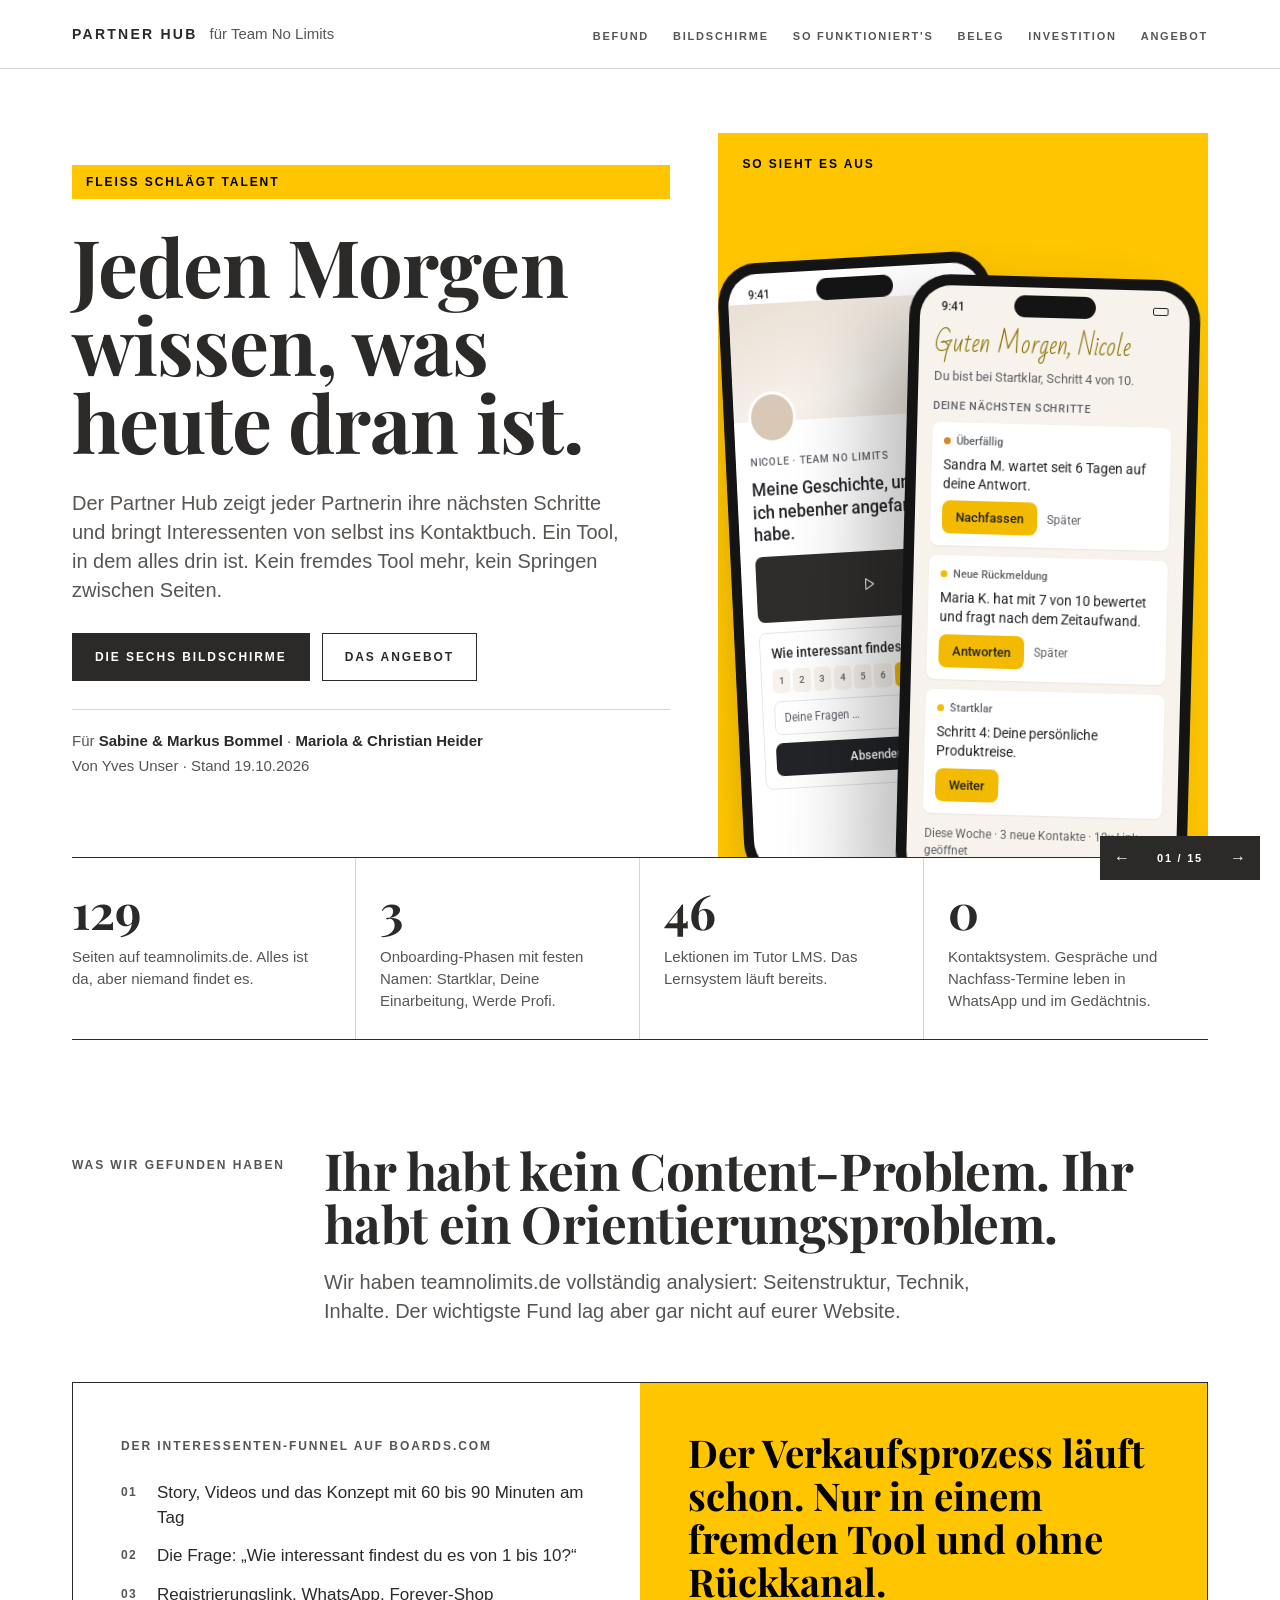
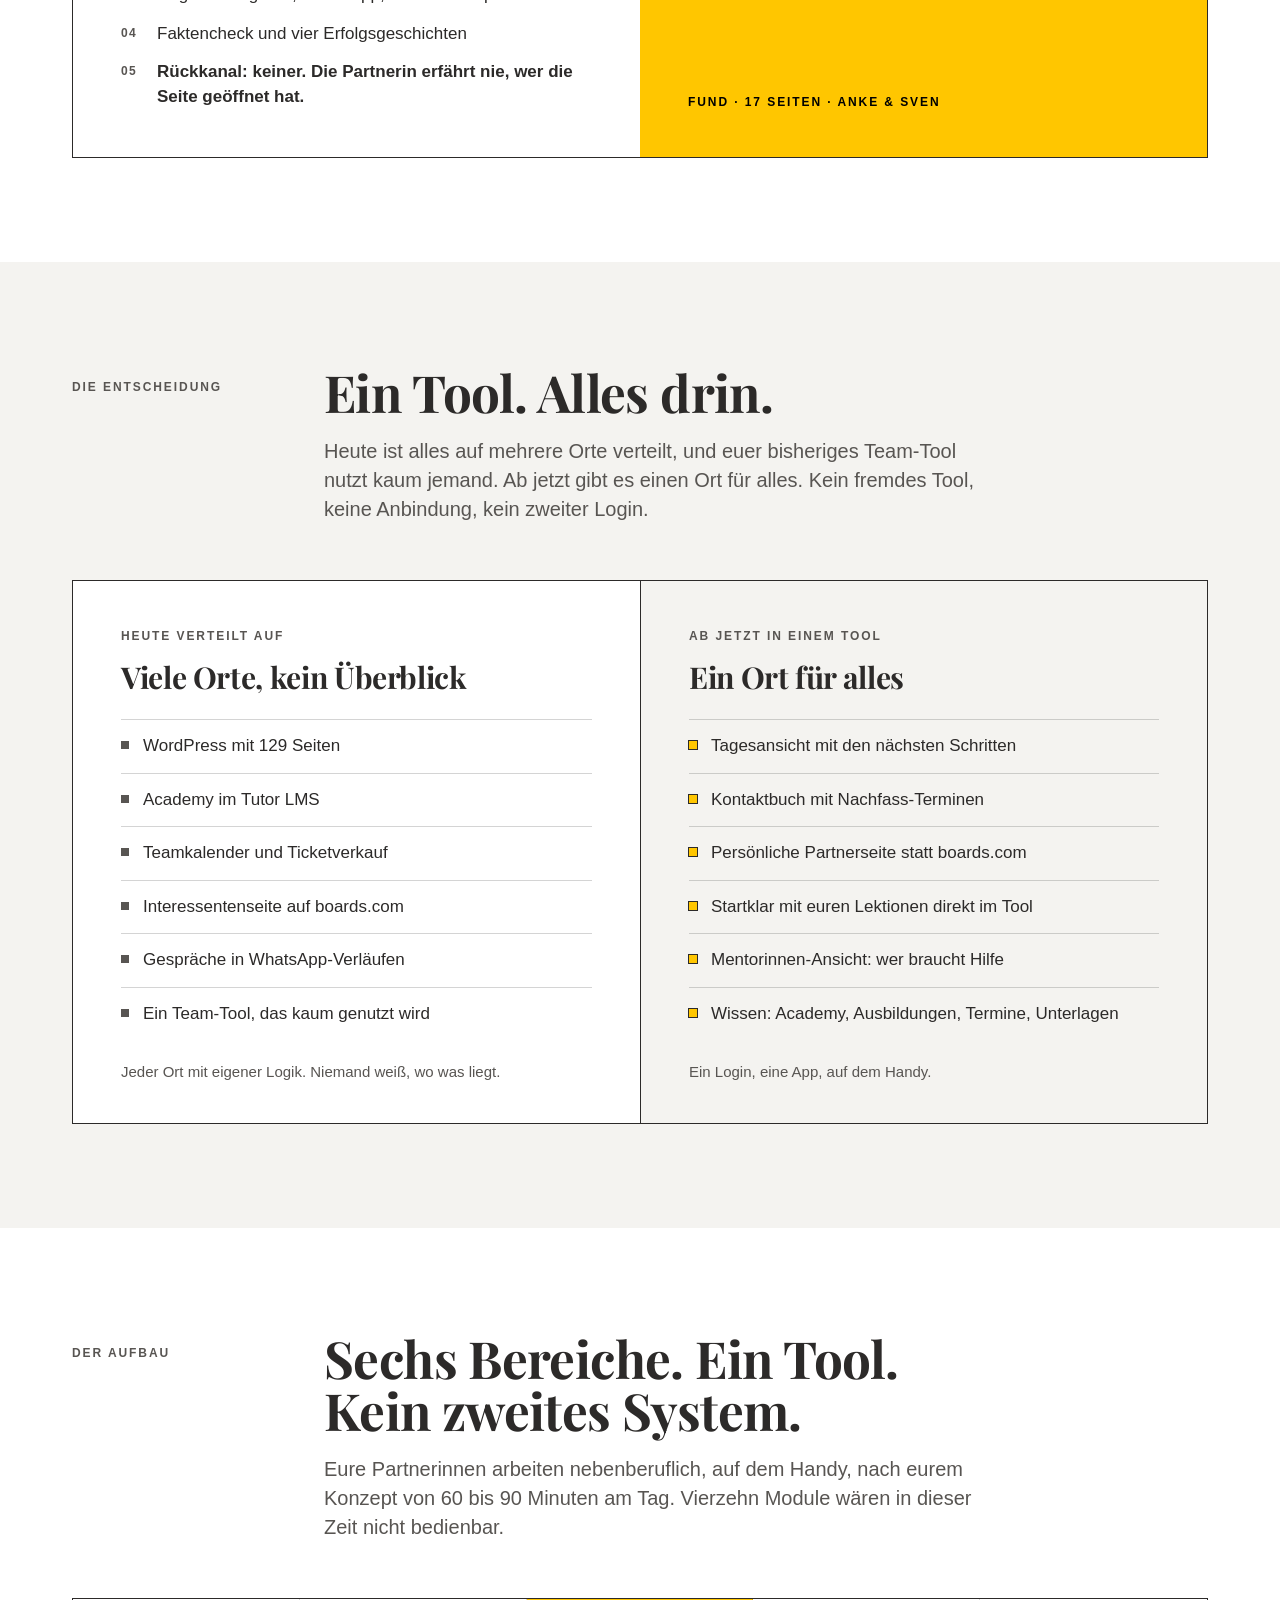
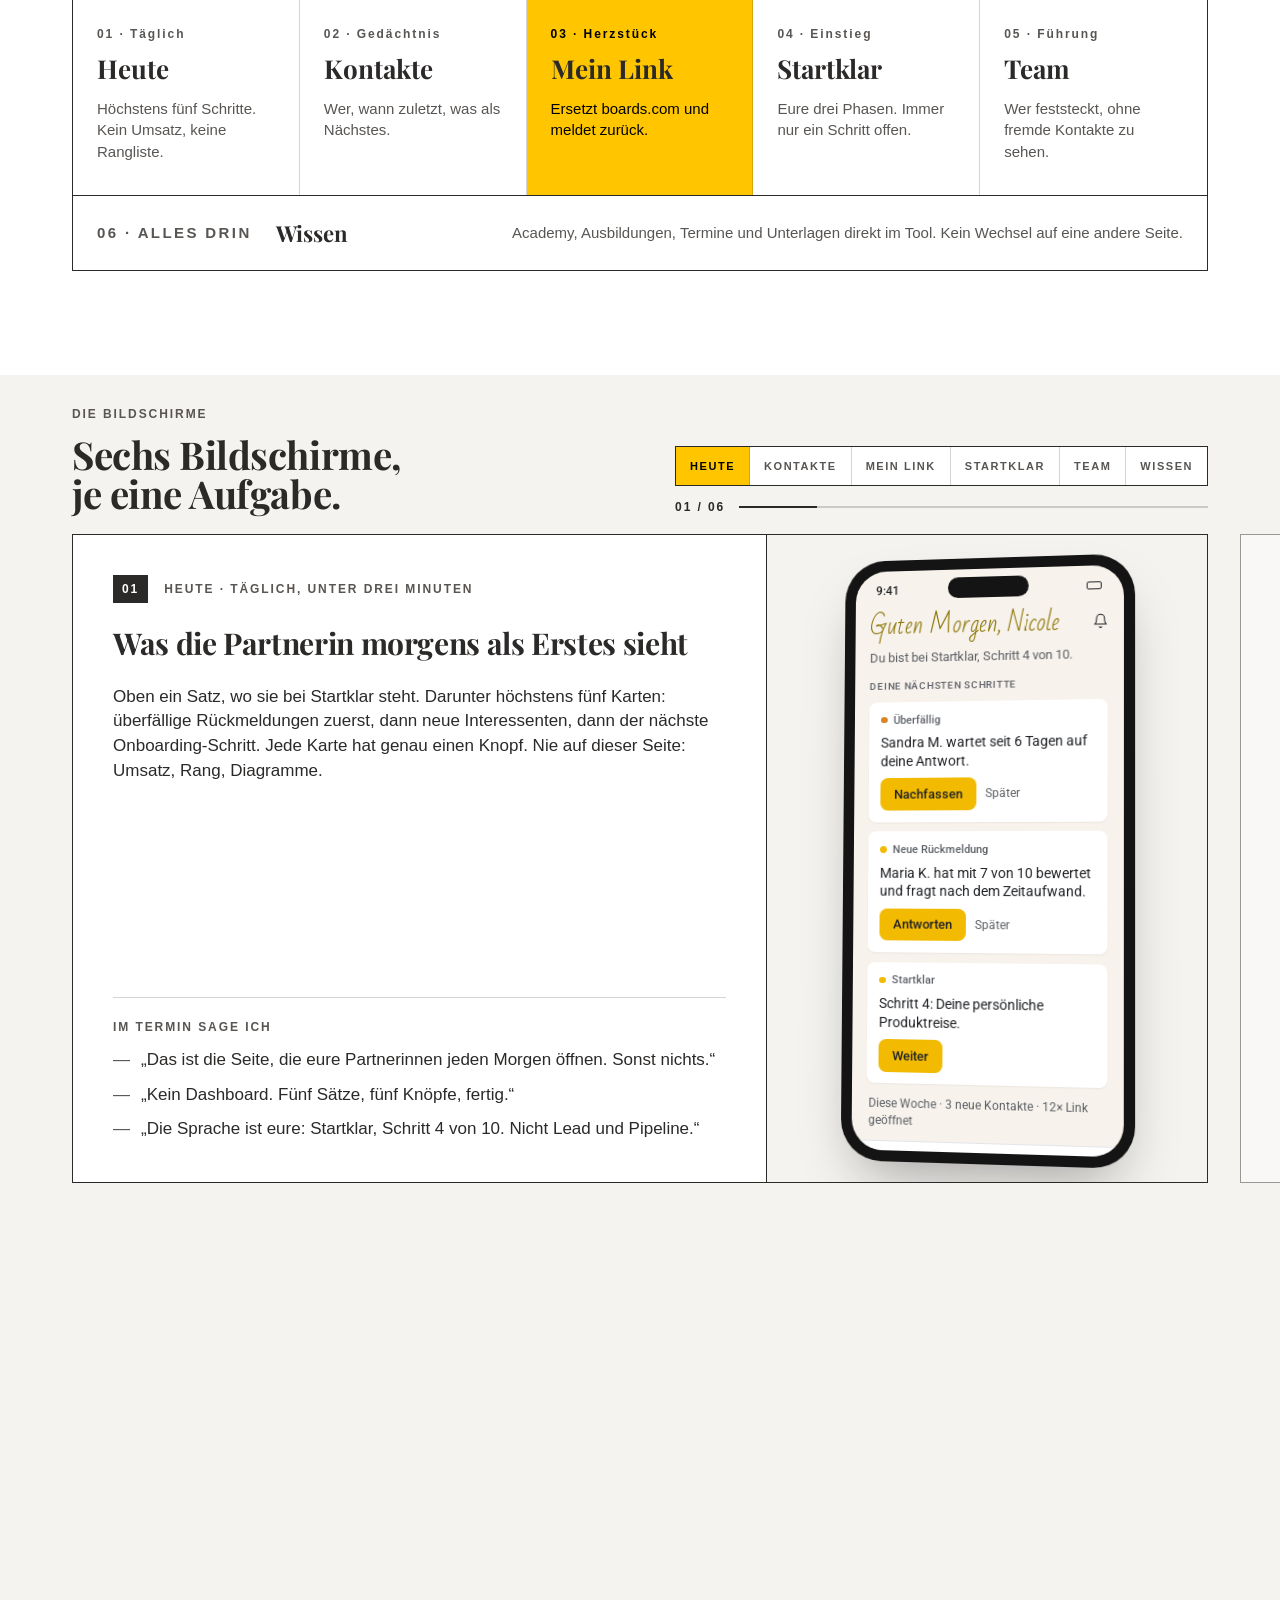
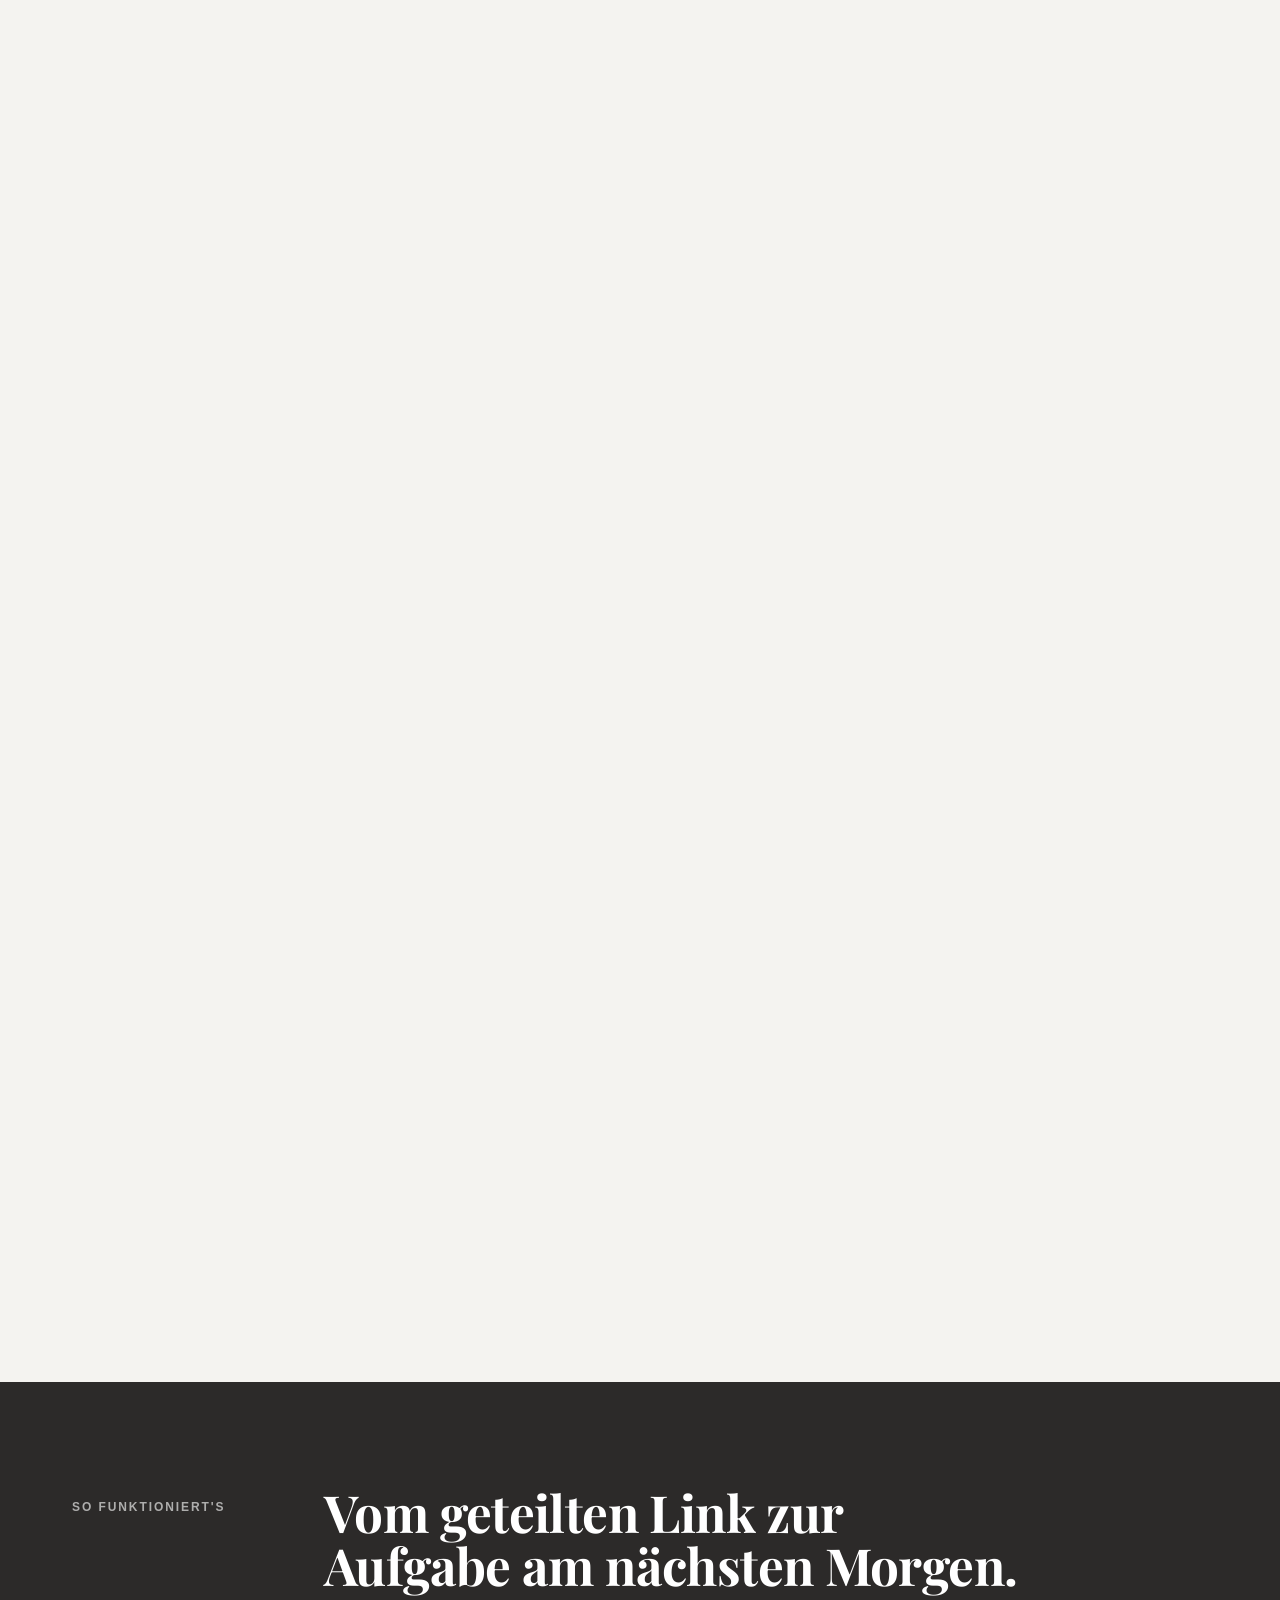
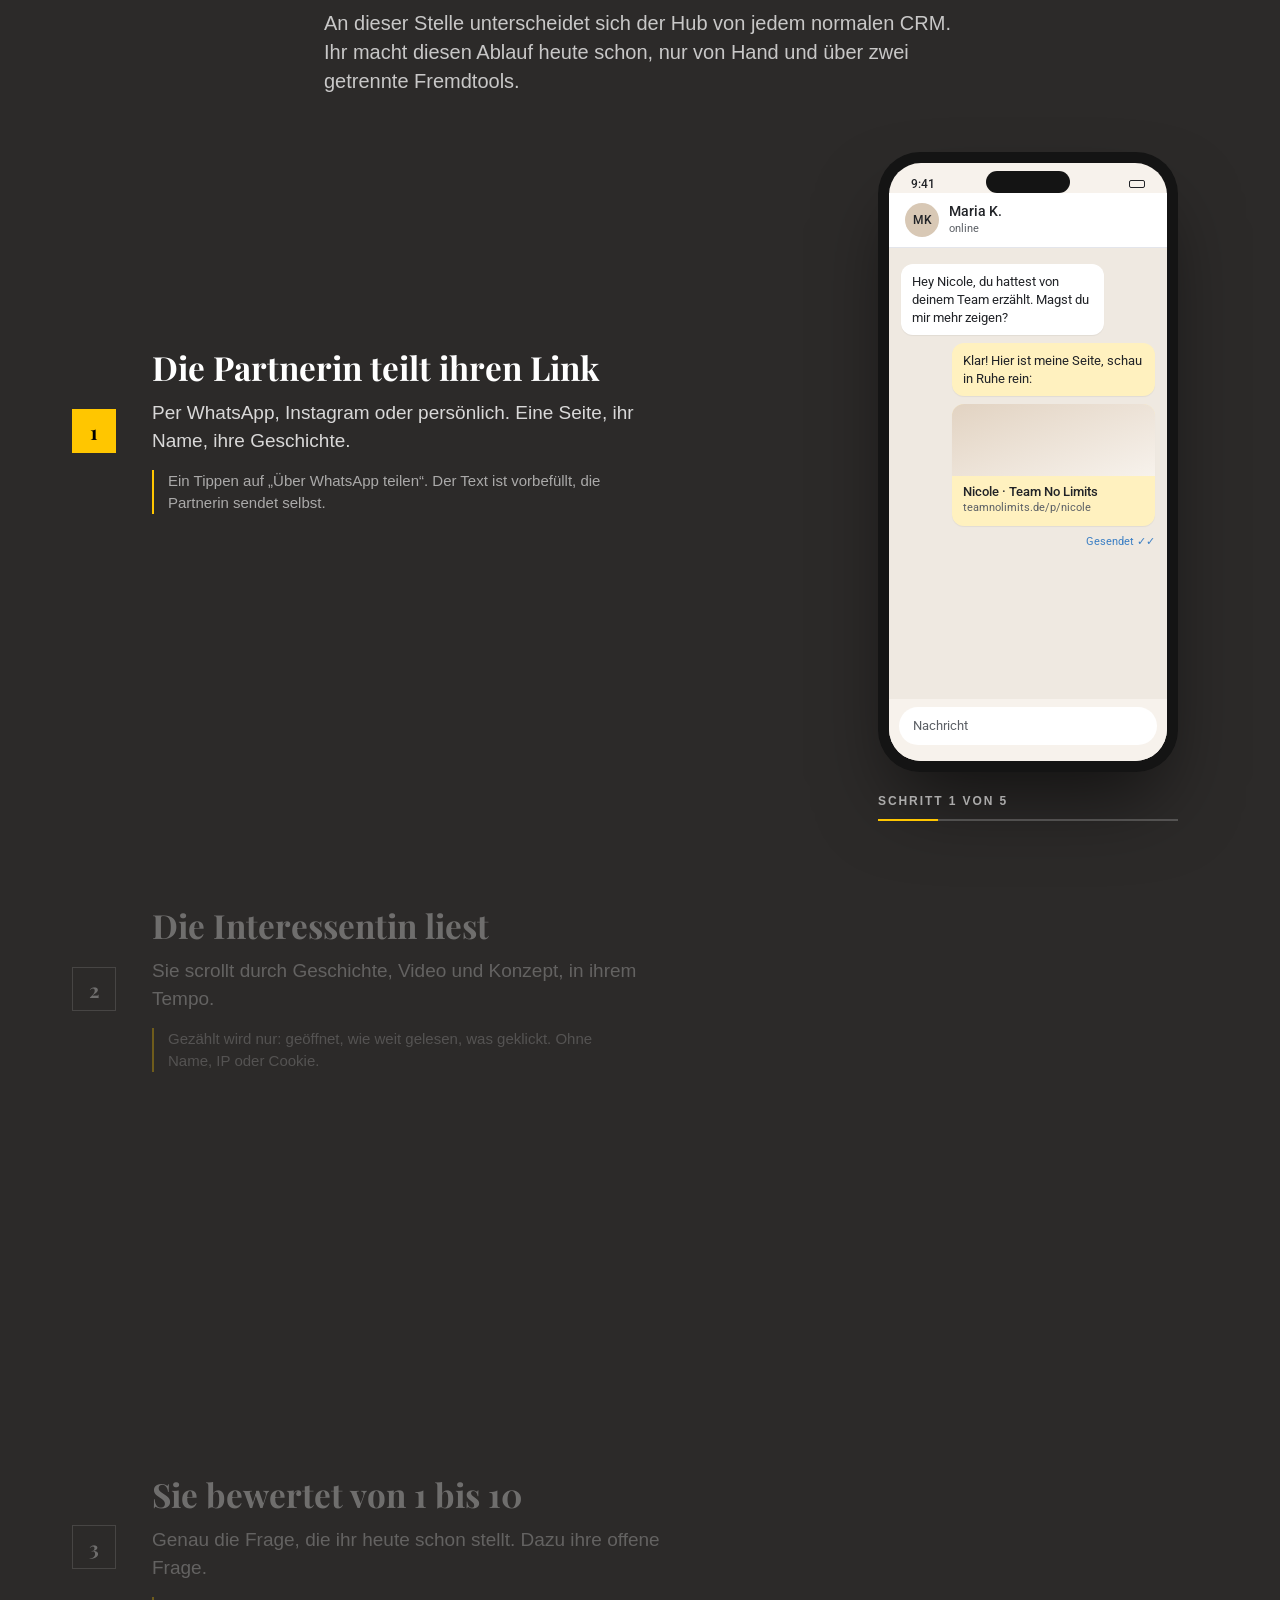
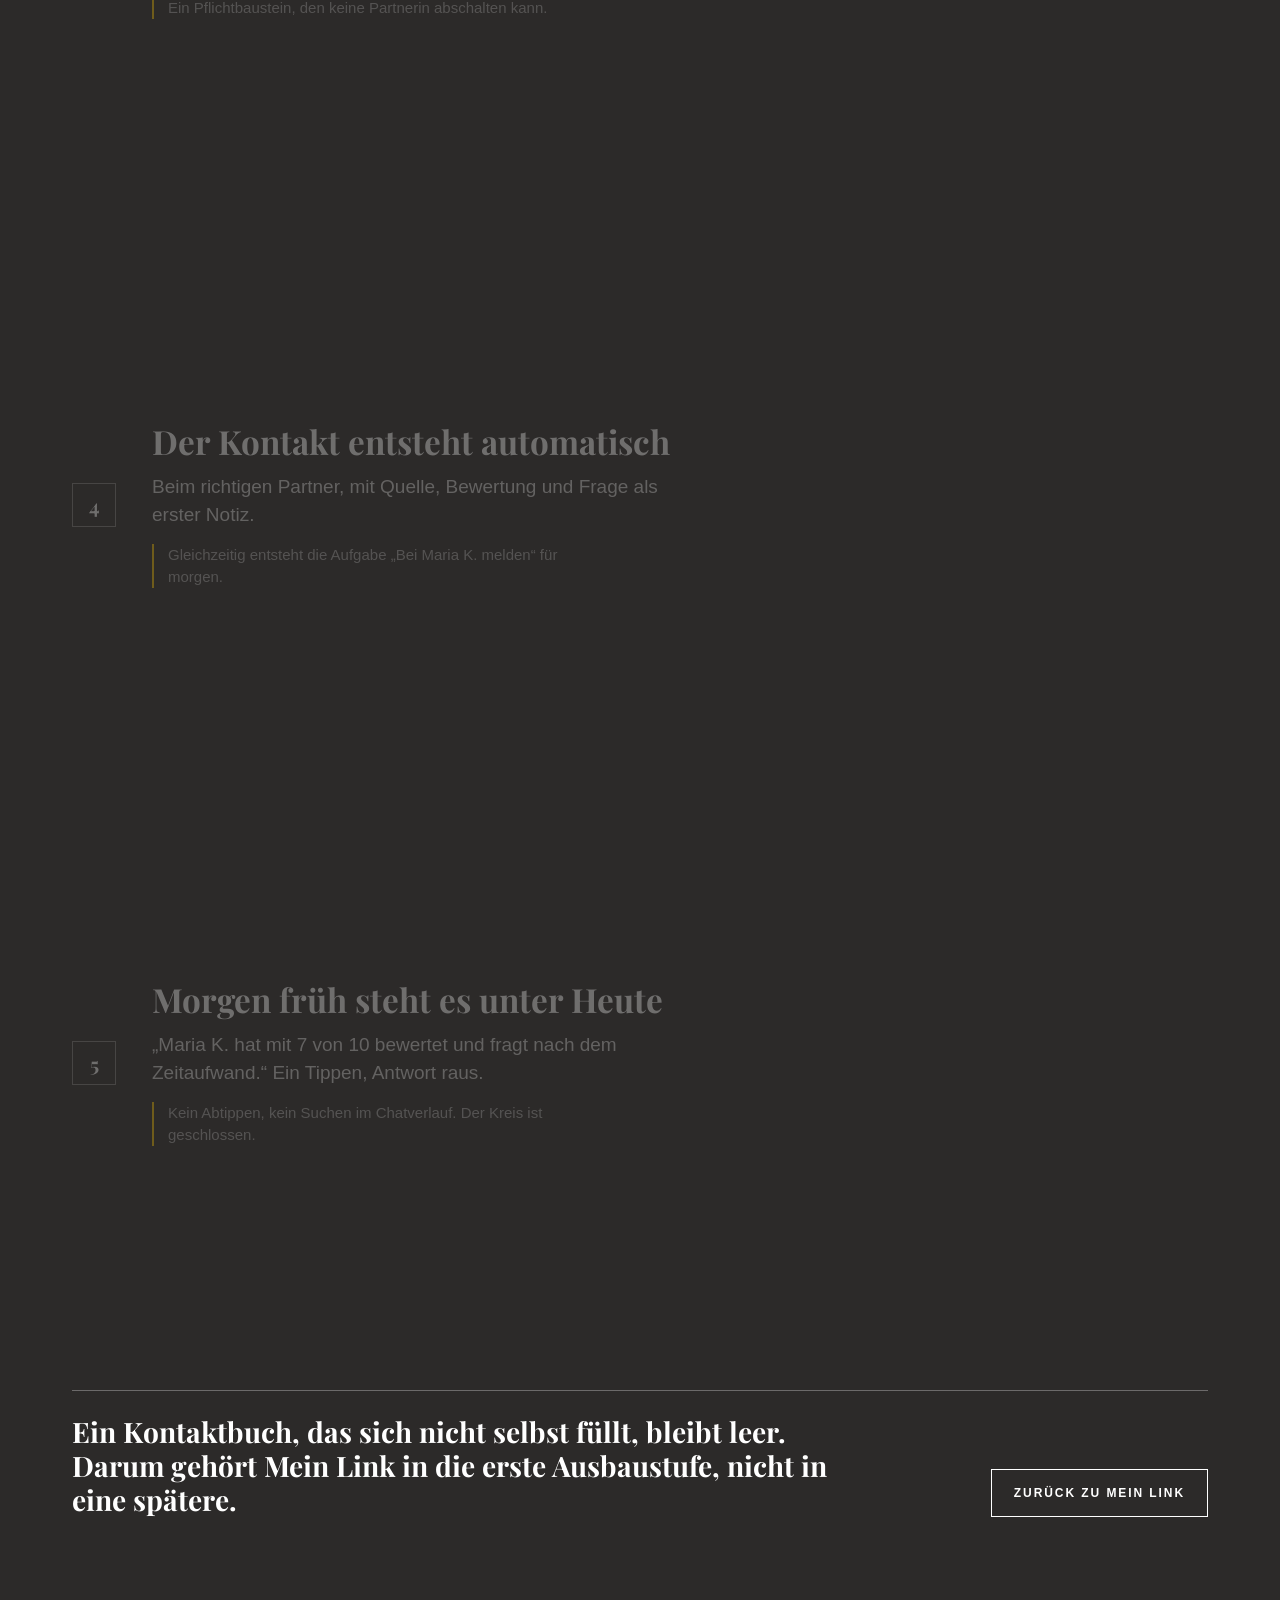
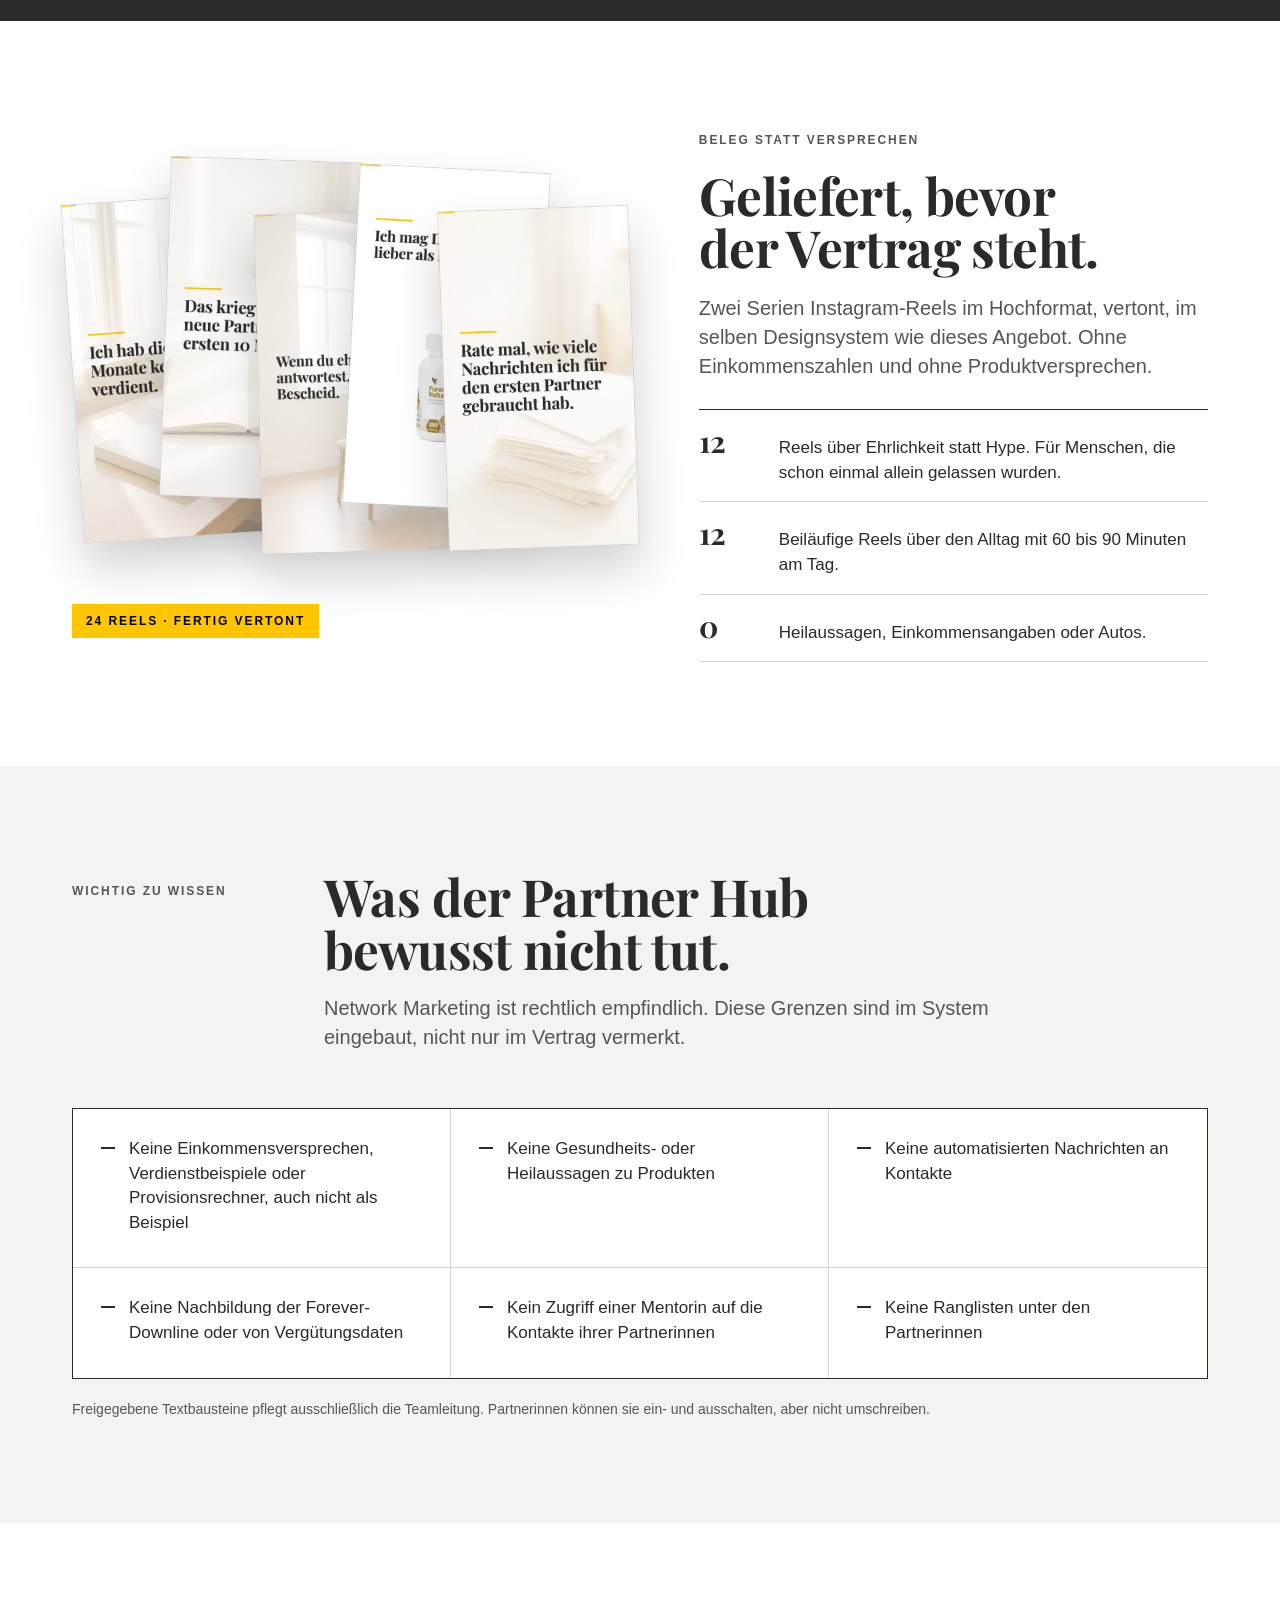
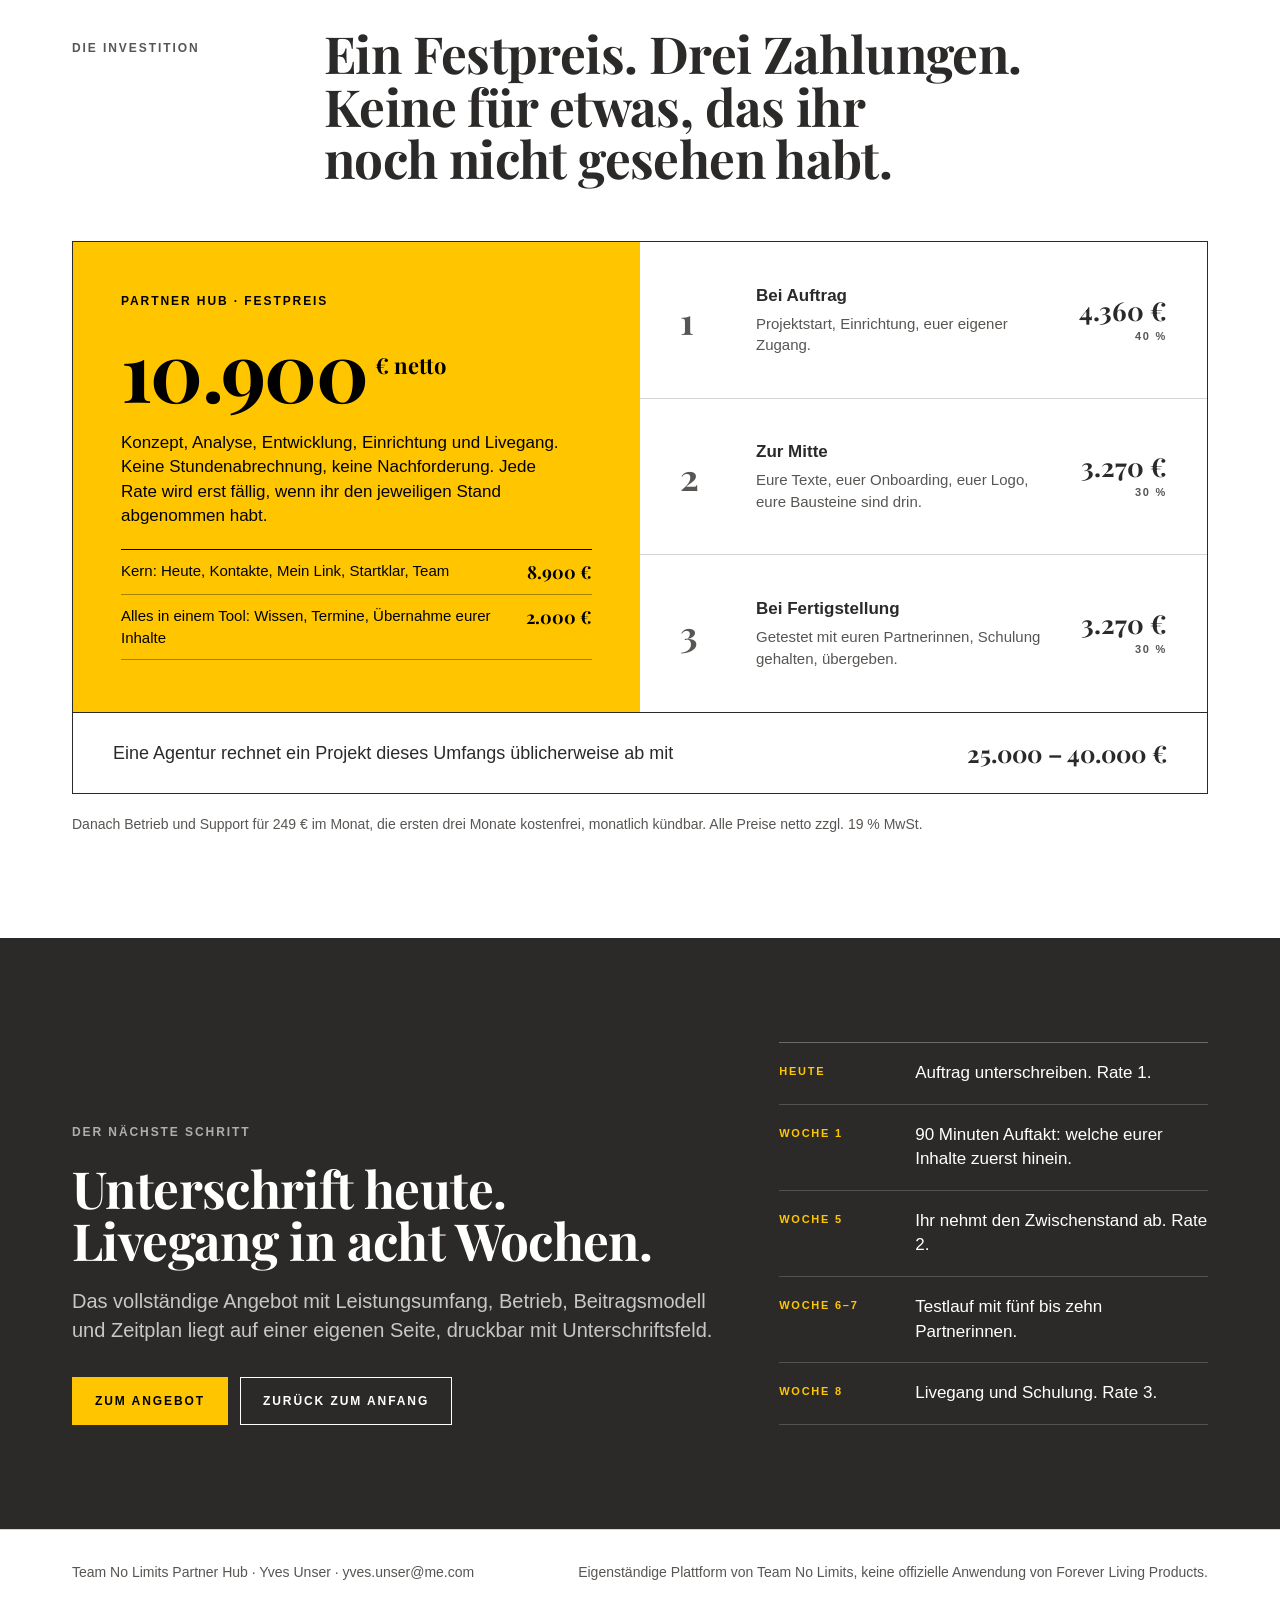
<file: pitch/index.html>
<!doctype html>
<html lang="de">
<head>
<meta charset="utf-8">
<meta name="viewport" content="width=device-width, initial-scale=1">
<meta name="robots" content="noindex, nofollow, noarchive, nosnippet">
<title>Partner Hub für Team No Limits</title>
<meta name="description" content="Der Partner Hub für Team No Limits: Tagesansicht, Kontaktbuch, persönliche Partnerseite, Startklar, Mentorinnen-Ansicht und Wissen, alles in einem Tool.">
<link rel="preconnect" href="https://fonts.googleapis.com">
<link rel="preconnect" href="https://fonts.gstatic.com" crossorigin>
<link href="https://fonts.googleapis.com/css2?family=Playfair+Display:wght@700&family=Roboto:wght@400;500&family=Bad+Script&display=swap" rel="stylesheet">
<link rel="stylesheet" href="assets/pitch.css">
</head>
<body>

<svg width="0" height="0" style="position:absolute" aria-hidden="true">
  <symbol id="i-sun" viewBox="0 0 24 24"><circle cx="12" cy="12" r="4"/><path d="M12 2v2M12 20v2M4.9 4.9l1.4 1.4M17.7 17.7l1.4 1.4M2 12h2M20 12h2M6.3 17.7l-1.4 1.4M19.1 4.9l-1.4 1.4"/></symbol>
  <symbol id="i-users" viewBox="0 0 24 24"><path d="M16 21v-2a4 4 0 0 0-4-4H6a4 4 0 0 0-4 4v2"/><circle cx="9" cy="7" r="4"/><path d="M22 21v-2a4 4 0 0 0-3-3.9M16 3.1a4 4 0 0 1 0 7.8"/></symbol>
  <symbol id="i-link" viewBox="0 0 24 24"><path d="M10 13a5 5 0 0 0 7.5.5l3-3a5 5 0 0 0-7.1-7.1l-1.7 1.7"/><path d="M14 11a5 5 0 0 0-7.5-.5l-3 3a5 5 0 0 0 7.1 7.1l1.7-1.7"/></symbol>
  <symbol id="i-start" viewBox="0 0 24 24"><circle cx="12" cy="12" r="10"/><path d="m9 12 2 2 4-4"/></symbol>
  <symbol id="i-more" viewBox="0 0 24 24"><circle cx="5" cy="12" r="1"/><circle cx="12" cy="12" r="1"/><circle cx="19" cy="12" r="1"/></symbol>
  <symbol id="i-plus" viewBox="0 0 24 24"><path d="M12 5v14M5 12h14"/></symbol>
  <symbol id="i-search" viewBox="0 0 24 24"><circle cx="11" cy="11" r="7"/><path d="m21 21-4.3-4.3"/></symbol>
  <symbol id="i-copy" viewBox="0 0 24 24"><rect x="9" y="9" width="13" height="13" rx="2"/><path d="M5 15H4a2 2 0 0 1-2-2V4a2 2 0 0 1 2-2h9a2 2 0 0 1 2 2v1"/></symbol>
  <symbol id="i-msg" viewBox="0 0 24 24"><path d="M7.9 20A9 9 0 1 0 4 16.1L2 22Z"/></symbol>
  <symbol id="i-lock" viewBox="0 0 24 24"><rect x="3" y="11" width="18" height="11" rx="2"/><path d="M7 11V7a5 5 0 0 1 10 0v4"/></symbol>
  <symbol id="i-grip" viewBox="0 0 24 24"><circle cx="9" cy="6" r="1"/><circle cx="15" cy="6" r="1"/><circle cx="9" cy="12" r="1"/><circle cx="15" cy="12" r="1"/><circle cx="9" cy="18" r="1"/><circle cx="15" cy="18" r="1"/></symbol>
  <symbol id="i-play" viewBox="0 0 24 24"><path d="M7 4v16l13-8z"/></symbol>
  <symbol id="i-check" viewBox="0 0 24 24"><path d="M20 6 9 17l-5-5"/></symbol>
  <symbol id="i-bell" viewBox="0 0 24 24"><path d="M6 8a6 6 0 0 1 12 0c0 7 3 9 3 9H3s3-2 3-9M10.3 21a1.9 1.9 0 0 0 3.4 0"/></symbol>
  <symbol id="i-book" viewBox="0 0 24 24"><path d="M2 3h6a4 4 0 0 1 4 4v14a3 3 0 0 0-3-3H2zM22 3h-6a4 4 0 0 0-4 4v14a3 3 0 0 1 3-3h7z"/></symbol>
  <symbol id="i-heart" viewBox="0 0 24 24"><path d="M19 14c1.5-1.5 3-3.2 3-5.5A5.5 5.5 0 0 0 16.5 3c-1.8 0-3 .5-4.5 2-1.5-1.5-2.7-2-4.5-2A5.5 5.5 0 0 0 2 8.5c0 2.3 1.5 4 3 5.5l7 7Z"/></symbol>
  <symbol id="i-brief" viewBox="0 0 24 24"><rect x="2" y="7" width="20" height="14" rx="2"/><path d="M16 21V5a2 2 0 0 0-2-2h-4a2 2 0 0 0-2 2v16"/></symbol>
  <symbol id="i-cal" viewBox="0 0 24 24"><rect x="3" y="4" width="18" height="18" rx="2"/><path d="M16 2v4M8 2v4M3 10h18"/></symbol>
  <symbol id="i-present" viewBox="0 0 24 24"><path d="M2 3h20M21 3v11a2 2 0 0 1-2 2H5a2 2 0 0 1-2-2V3M7 21l5-5 5 5"/></symbol>
  <symbol id="i-print" viewBox="0 0 24 24"><path d="M6 9V2h12v7M6 18H4a2 2 0 0 1-2-2v-5a2 2 0 0 1 2-2h16a2 2 0 0 1 2 2v5a2 2 0 0 1-2 2h-2"/><rect x="6" y="14" width="12" height="8"/></symbol>
  <symbol id="i-chev" viewBox="0 0 24 24"><path d="m9 18 6-6-6-6"/></symbol>
</svg>

<header class="nav">
  <div class="wrap">
    <a class="brand" href="#start"><b>PARTNER HUB</b><span>für Team No Limits</span></a>
    <ul>
      <li><a href="#befund">Befund</a></li>
      <li><a href="#aufbau">Bildschirme</a></li>
      <li><a href="#kreislauf">So funktioniert's</a></li>
      <li><a href="#beleg">Beleg</a></li>
      <li><a href="#investition">Investition</a></li>
      <li><a href="angebot.html">Angebot</a></li>
    </ul>
  </div>
</header>

<main>

<!-- 01 Hero -->
<div class="wrap" id="start" data-slide>
  <div class="hero">
    <div class="copy">
      <span class="plate label">Fleiß schlägt Talent</span>
      <h1>Jeden Morgen wissen, was heute dran ist.</h1>
      <p class="lede">Der Partner Hub zeigt jeder Partnerin ihre nächsten Schritte und bringt Interessenten von selbst ins Kontaktbuch. Ein Tool, in dem alles drin ist. Kein fremdes Tool mehr, kein Springen zwischen Seiten.</p>
      <div class="btnrow">
        <a class="btn" href="#aufbau">Die sechs Bildschirme</a>
        <a class="btn ghost" href="angebot.html">Das Angebot</a>
      </div>
      <div class="to">
        <span>Für <b>Sabine &amp; Markus Bommel</b> · <b>Mariola &amp; Christian Heider</b></span>
        <span>Von Yves Unser · Stand 19.10.2026</span>
      </div>
    </div>
    <div class="stage3d" aria-label="Zwei Bildschirme des Partner Hub">
      <span class="corner label">So sieht es aus</span>
      <div class="pair">
        <div class="phone web back"><div class="screen">
          <div class="sb"><span>9:41</span><span class="notch"></span><span class="ic"><i></i></span></div>
          <div class="hero-img"><span class="avatar"></span></div>
          <div class="wbody">
            <span class="sec">Nicole · Team No Limits</span>
            <h4>Meine Geschichte, und warum ich nebenher angefangen habe.</h4>
            <div class="video"><svg class="ico"><use href="#i-play"/></svg></div>
            <div class="fb">
              <b>Wie interessant findest du das?</b>
              <div class="scale"><i>1</i><i>2</i><i>3</i><i>4</i><i>5</i><i>6</i><i class="on">7</i><i>8</i><i>9</i><i>10</i></div>
              <span class="input">Deine Fragen …</span>
              <span class="pbtn dark full">Absenden</span>
            </div>
          </div>
        </div></div>
        <div class="phone front"><div class="screen">
          <div class="sb"><span>9:41</span><span class="notch"></span><span class="ic"><i></i></span></div>
          <div class="app">
            <div class="greet">Guten Morgen, Nicole</div>
            <p class="ctx">Du bist bei Startklar, Schritt 4 von 10.</p>
            <p class="sec">Deine nächsten Schritte</p>
            <div class="card"><span class="tag"><span class="dot warn"></span>Überfällig</span><p class="txt">Sandra M. wartet seit 6 Tagen auf deine Antwort.</p><div class="act"><span class="pbtn">Nachfassen</span><span class="plink">Später</span></div></div>
            <div class="card"><span class="tag"><span class="dot"></span>Neue Rückmeldung</span><p class="txt">Maria K. hat mit 7 von 10 bewertet und fragt nach dem Zeitaufwand.</p><div class="act"><span class="pbtn">Antworten</span><span class="plink">Später</span></div></div>
            <div class="card"><span class="tag"><span class="dot"></span>Startklar</span><p class="txt">Schritt 4: Deine persönliche Produktreise.</p><div class="act"><span class="pbtn">Weiter</span></div></div>
            <p class="week">Diese Woche · 3 neue Kontakte · 12× Link geöffnet</p>
            <div class="tabs"><span class="on"><svg class="ico"><use href="#i-sun"/></svg>Heute</span><span><svg class="ico"><use href="#i-users"/></svg>Kontakte</span><span><svg class="ico"><use href="#i-link"/></svg>Mein Link</span><span><svg class="ico"><use href="#i-start"/></svg>Startklar</span><span><svg class="ico"><use href="#i-more"/></svg>Mehr</span></div>
          </div>
        </div></div>
      </div>
    </div>
  </div>
  <div class="facts rv">
    <div><span class="n" data-count="129">129</span><span class="t">Seiten auf teamnolimits.de. Alles ist da, aber niemand findet es.</span></div>
    <div><span class="n" data-count="3">3</span><span class="t">Onboarding-Phasen mit festen Namen: Startklar, Deine Einarbeitung, Werde Profi.</span></div>
    <div><span class="n" data-count="46">46</span><span class="t">Lektionen im Tutor LMS. Das Lernsystem läuft bereits.</span></div>
    <div><span class="n" data-count="0">0</span><span class="t">Kontaktsystem. Gespräche und Nachfass-Termine leben in WhatsApp und im Gedächtnis.</span></div>
  </div>
</div>

<!-- 02 Befund -->
<section id="befund" data-slide>
  <div class="wrap">
    <div class="sechead rv">
      <span class="label">Was wir gefunden haben</span>
      <div>
        <h2>Ihr habt kein Content-Problem. Ihr habt ein Orientierungsproblem.</h2>
        <p class="lede">Wir haben teamnolimits.de vollständig analysiert: Seitenstruktur, Technik, Inhalte. Der wichtigste Fund lag aber gar nicht auf eurer Website.</p>
      </div>
    </div>
    <div class="finding rv">
      <div>
        <span class="label muted">Der Interessenten-Funnel auf boards.com</span>
        <ol>
          <li>Story, Videos und das Konzept mit 60 bis 90 Minuten am Tag</li>
          <li>Die Frage: „Wie interessant findest du es von 1 bis 10?“</li>
          <li>Registrierungslink, WhatsApp, Forever-Shop</li>
          <li>Faktencheck und vier Erfolgsgeschichten</li>
          <li class="gap">Rückkanal: keiner. Die Partnerin erfährt nie, wer die Seite geöffnet hat.</li>
        </ol>
      </div>
      <div class="q">
        <blockquote>Der Verkaufsprozess läuft schon. Nur in einem fremden Tool und ohne Rückkanal.</blockquote>
        <span class="label">Fund · 17 Seiten · Anke &amp; Sven</span>
      </div>
    </div>
  </div>
</section>

<!-- 03 Ein Tool, alles drin -->
<section class="soft" id="haltung" data-slide>
  <div class="wrap">
    <div class="sechead rv">
      <span class="label">Die Entscheidung</span>
      <div>
        <h2>Ein Tool. Alles drin.</h2>
        <p class="lede">Heute ist alles auf mehrere Orte verteilt, und euer bisheriges Team-Tool nutzt kaum jemand. Ab jetzt gibt es einen Ort für alles. Kein fremdes Tool, keine Anbindung, kein zweiter Login.</p>
      </div>
    </div>
    <div class="split rv" style="background:var(--paper)">
      <div>
        <span class="label muted">Heute verteilt auf</span>
        <h3>Viele Orte, kein Überblick</h3>
        <ul>
          <li>WordPress mit 129 Seiten</li>
          <li>Academy im Tutor LMS</li>
          <li>Teamkalender und Ticketverkauf</li>
          <li>Interessentenseite auf boards.com</li>
          <li>Gespräche in WhatsApp-Verläufen</li>
          <li>Ein Team-Tool, das kaum genutzt wird</li>
        </ul>
        <p class="foot">Jeder Ort mit eigener Logik. Niemand weiß, wo was liegt.</p>
      </div>
      <div class="new">
        <span class="label muted">Ab jetzt in einem Tool</span>
        <h3>Ein Ort für alles</h3>
        <ul>
          <li>Tagesansicht mit den nächsten Schritten</li>
          <li>Kontaktbuch mit Nachfass-Terminen</li>
          <li>Persönliche Partnerseite statt boards.com</li>
          <li>Startklar mit euren Lektionen direkt im Tool</li>
          <li>Mentorinnen-Ansicht: wer braucht Hilfe</li>
          <li>Wissen: Academy, Ausbildungen, Termine, Unterlagen</li>
        </ul>
        <p class="foot">Ein Login, eine App, auf dem Handy.</p>
      </div>
    </div>
  </div>
</section>

<!-- 04 Aufbau -->
<section id="aufbau" data-slide>
  <div class="wrap">
    <div class="sechead rv">
      <span class="label">Der Aufbau</span>
      <div>
        <h2>Sechs Bereiche. Ein Tool. Kein zweites System.</h2>
        <p class="lede">Eure Partnerinnen arbeiten nebenberuflich, auf dem Handy, nach eurem Konzept von 60 bis 90 Minuten am Tag. Vierzehn Module wären in dieser Zeit nicht bedienbar.</p>
      </div>
    </div>
    <div class="rv">
      <div class="areas">
        <a href="#s-heute"><span class="k">01 · Täglich</span><b>Heute</b><span>Höchstens fünf Schritte. Kein Umsatz, keine Rangliste.</span></a>
        <a href="#s-kontakte"><span class="k">02 · Gedächtnis</span><b>Kontakte</b><span>Wer, wann zuletzt, was als Nächstes.</span></a>
        <a href="#s-link" class="core"><span class="k">03 · Herzstück</span><b>Mein Link</b><span>Ersetzt boards.com und meldet zurück.</span></a>
        <a href="#s-startklar"><span class="k">04 · Einstieg</span><b>Startklar</b><span>Eure drei Phasen. Immer nur ein Schritt offen.</span></a>
        <a href="#s-team"><span class="k">05 · Führung</span><b>Team</b><span>Wer feststeckt, ohne fremde Kontakte zu sehen.</span></a>
      </div>
      <a class="hubline" href="#s-hub"><span class="label muted">06 · Alles drin</span><b>Wissen</b><span>Academy, Ausbildungen, Termine und Unterlagen direkt im Tool. Kein Wechsel auf eine andere Seite.</span></a>
    </div>
  </div>
</section>

<!-- Bildschirme: seitlicher Slider -->
<section class="hs soft" id="bildschirme">
  <div class="hs-sticky">
    <div class="wrap hs-head">
      <div><span class="label muted">Die Bildschirme</span><h2 class="hs-title">Sechs Bildschirme, je eine Aufgabe.</h2></div>
      <div class="hs-nav">
        <div class="hs-tabs" role="tablist"><button type="button" data-go="0">Heute</button><button type="button" data-go="1">Kontakte</button><button type="button" data-go="2">Mein Link</button><button type="button" data-go="3">Startklar</button><button type="button" data-go="4">Team</button><button type="button" data-go="5">Wissen</button></div>
        <div class="hs-progress"><span class="hs-count label">01 / 06</span><i><b></b></i></div>
      </div>
    </div>
    <div class="hs-viewport">
      <div class="hs-track">
      <article class="scard" id="s-heute" data-slide>
        <div class="body">
          <div class="num"><b>01</b><em>Heute · täglich, unter drei Minuten</em></div>
          <h3>Was die Partnerin morgens als Erstes sieht</h3>
          <p>Oben ein Satz, wo sie bei Startklar steht. Darunter höchstens fünf Karten: überfällige Rückmeldungen zuerst, dann neue Interessenten, dann der nächste Onboarding-Schritt. Jede Karte hat genau einen Knopf. Nie auf dieser Seite: Umsatz, Rang, Diagramme.</p>
          <div class="say">
            <span class="label">Im Termin sage ich</span>
            <ul><li>„Das ist die Seite, die eure Partnerinnen jeden Morgen öffnen. Sonst nichts.“</li><li>„Kein Dashboard. Fünf Sätze, fünf Knöpfe, fertig.“</li><li>„Die Sprache ist eure: Startklar, Schritt 4 von 10. Nicht Lead und Pipeline.“</li></ul>
          </div>
        </div>
        <div class="stage"><div class="phone "><div class="screen"><div class="sb"><span>9:41</span><span class="notch"></span><span class="ic"><i></i></span></div><div class="app">
  <div class="top"><div class="greet">Guten Morgen, Nicole</div><svg class="ico"><use href="#i-bell"/></svg></div>
  <p class="ctx">Du bist bei Startklar, Schritt 4 von 10.</p>
  <p class="sec">Deine nächsten Schritte</p>
  <div class="card st"><span class="tag"><span class="dot warn"></span>Überfällig</span><p class="txt">Sandra M. wartet seit 6 Tagen auf deine Antwort.</p><div class="act"><span class="pbtn">Nachfassen</span><span class="plink">Später</span></div></div>
  <div class="card st"><span class="tag"><span class="dot"></span>Neue Rückmeldung</span><p class="txt">Maria K. hat mit 7 von 10 bewertet und fragt nach dem Zeitaufwand.</p><div class="act"><span class="pbtn">Antworten</span><span class="plink">Später</span></div></div>
  <div class="card st"><span class="tag"><span class="dot"></span>Startklar</span><p class="txt">Schritt 4: Deine persönliche Produktreise.</p><div class="act"><span class="pbtn">Weiter</span></div></div>
  <p class="week st">Diese Woche · 3 neue Kontakte · 12× Link geöffnet</p>
  <div class="tabs"><span class="on"><svg class="ico"><use href="#i-sun"/></svg>Heute</span><span><svg class="ico"><use href="#i-users"/></svg>Kontakte</span><span><svg class="ico"><use href="#i-link"/></svg>Mein Link</span><span><svg class="ico"><use href="#i-start"/></svg>Startklar</span><span><svg class="ico"><use href="#i-more"/></svg>Mehr</span></div></div></div></div></div>
      </article>
      <article class="scard" id="s-kontakte" data-slide>
        <div class="body">
          <div class="num"><b>02</b><em>Kontakte · das Gedächtnis</em></div>
          <h3>Wer, wann zuletzt, was als Nächstes</h3>
          <p>Ein Kontakt braucht nur einen Namen. Alles andere ist optional: Kanal, Quelle, Interesse von 1 bis 10, nächster Schritt mit Datum. Der Filter Überfällig ist immer sichtbar. Wer seit Tagen wartet, bekommt einen Punkt, keine rote Fläche.</p>
          <div class="say">
            <span class="label">Im Termin sage ich</span>
            <ul><li>„Heute steht das alles in WhatsApp-Verläufen. Hier steht es an einer Stelle.“</li><li>„Das wichtigste Feld ist der nächste Schritt. Daraus wird die Aufgabe unter Heute.“</li><li>„Abtippen muss niemand. Die meisten Kontakte kommen über den Link von selbst.“</li></ul>
          </div>
        </div>
        <div class="stage"><div class="phone "><div class="screen"><div class="sb"><span>9:41</span><span class="notch"></span><span class="ic"><i></i></span></div><div class="app">
  <div class="top"><span class="ttl">Kontakte</span><span class="pbtn line"><svg class="ico"><use href="#i-plus"/></svg>Neu</span></div>
  <div class="search"><svg class="ico"><use href="#i-search"/></svg>Name oder Notiz suchen</div>
  <div class="chips"><span class="chip">Alle 14</span><span class="chip on pulse">Überfällig 2</span><span class="chip">Neu 3</span></div>
  <div class="clist">
    <div class="crow st"><span class="dot warn"></span><div><b>Sandra M.</b><small>vor 6 Tagen · Fragen zum Start</small></div><span class="st2">Infos geteilt</span></div>
    <div class="crow st"><span class="dot warn"></span><div><b>Jana P.</b><small>vor 9 Tagen · Termin vorschlagen</small></div><span class="st2">Angesprochen</span></div>
    <div class="crow st"><span class="dot"></span><div><b>Maria K.</b><small>gestern · 7 von 10 · Mein Link</small></div><span class="st2">Feedback</span></div>
    <div class="crow st"><span class="dot"></span><div><b>Tanja R.</b><small>heute · über Mein Link</small></div><span class="st2">Neu</span></div>
    <div class="crow st"><span class="dot ok"></span><div><b>Birgit L.</b><small>vor 2 Tagen · Nachbestellung</small></div><span class="st2">Kundin</span></div>
    <div class="crow st"><span class="dot idle"></span><div><b>Kerstin W.</b><small>vor 3 Wochen · im Frühjahr</small></div><span class="st2">Später</span></div>
  </div>
  <div class="tabs"><span><svg class="ico"><use href="#i-sun"/></svg>Heute</span><span class="on"><svg class="ico"><use href="#i-users"/></svg>Kontakte</span><span><svg class="ico"><use href="#i-link"/></svg>Mein Link</span><span><svg class="ico"><use href="#i-start"/></svg>Startklar</span><span><svg class="ico"><use href="#i-more"/></svg>Mehr</span></div></div></div></div></div>
      </article>
      <article class="scard core wide" id="s-link" data-slide>
        <div class="body">
          <div class="num"><b>03</b><em>Mein Link · das Herzstück</em></div>
          <h3>Die persönliche Seite zum Teilen, mit Rückkanal</h3>
          <p>Jede Partnerin hat eine eigene Seite: ihre Geschichte, eure Videos, die Frage nach 1 bis 10. Bausteine schaltet sie an und aus, die freigegebenen Texte pflegt nur die Teamleitung. Gibt die Interessentin ihre Rückmeldung ab, entsteht der Kontakt automatisch.</p>
          <div class="say">
            <span class="label">Im Termin sage ich</span>
            <ul><li>„Das macht ihr heute schon auf boards.com. Hier erfährt die Partnerin, wer die Seite geöffnet hat.“</li><li>„Die Frage nach 1 bis 10 ist eure. Wir haben sie nur angeschlossen.“</li><li>„Keine IP, kein Cookie. Gezählt wird nur, wie oft und wie weit gelesen wurde.“</li></ul>
          </div>
        </div>
        <div class="stage"><div class="duo"><figure><div class="phone l"><div class="screen"><div class="sb"><span>9:41</span><span class="notch"></span><span class="ic"><i></i></span></div><div class="app">
  <div class="top"><span class="ttl">Mein Link</span></div>
  <div class="urlbar st"><svg class="ico"><use href="#i-link"/></svg><span>teamnolimits.de/p/nicole</span><svg class="ico"><use href="#i-copy"/></svg></div>
  <span class="pbtn full st"><svg class="ico"><use href="#i-msg"/></svg>Über WhatsApp teilen</span>
  <p class="sec">Diese Woche</p>
  <div class="stats st"><div><b>12</b><small>geöffnet</small></div><div><b>4</b><small>bis zum Ende</small></div><div><b>2</b><small>Rückmeldungen</small></div></div>
  <p class="sec">Bausteine</p>
  <div class="blocks st">
    <div class="blk"><svg class="ico grip"><use href="#i-grip"/></svg><span>Meine Geschichte<br><small>frei editierbar</small></span><i class="tog"></i></div>
    <div class="blk"><svg class="ico grip"><use href="#i-grip"/></svg><span>Video: Unser Konzept</span><i class="tog"></i></div>
    <div class="blk"><svg class="ico grip"><use href="#i-grip"/></svg><span>Faktencheck</span><i class="tog"></i></div>
    <div class="blk"><svg class="ico grip"><use href="#i-grip"/></svg><span>Erfolgsgeschichten</span><i class="tog off flip"></i></div>
    <div class="blk"><svg class="ico grip"><use href="#i-lock"/></svg><span>Deine Rückmeldung<br><small>Pflicht</small></span><i class="tog lock"></i></div>
  </div>
  <div class="tabs"><span><svg class="ico"><use href="#i-sun"/></svg>Heute</span><span><svg class="ico"><use href="#i-users"/></svg>Kontakte</span><span class="on"><svg class="ico"><use href="#i-link"/></svg>Mein Link</span><span><svg class="ico"><use href="#i-start"/></svg>Startklar</span><span><svg class="ico"><use href="#i-more"/></svg>Mehr</span></div></div></div></div><figcaption class="label">Partnerin</figcaption></figure><figure><div class="phone web r"><div class="screen"><div class="sb"><span>9:41</span><span class="notch"></span><span class="ic"><i></i></span></div><div class="hero-img"><span class="avatar"></span></div>
  <div class="wbody">
    <span class="sec">Nicole · Team No Limits</span>
    <h4>Meine Geschichte, und warum ich nebenher angefangen habe.</h4>
    <div class="video"><svg class="ico"><use href="#i-play"/></svg></div>
    <div class="fb st">
      <b>Wie interessant findest du das?</b>
      <small style="color:var(--p-soft);font-size:11px">1 = gar nicht · 10 = sehr</small>
      <div class="scale"><i>1</i><i>2</i><i>3</i><i>4</i><i>5</i><i>6</i><i class="on">7</i><i>8</i><i>9</i><i>10</i></div>
      <span class="input">Deine Fragen …</span>
      <span class="pbtn dark full">Absenden</span>
    </div>
    <p class="legal">Keine IP-Speicherung, keine Cookies. Persönliche Seite einer selbstständigen Vertriebspartnerin, keine offizielle Seite von Forever Living Products.</p>
  </div></div></div><figcaption class="label">Interessentin</figcaption></figure></div></div>
      </article>
      <article class="scard" id="s-startklar" data-slide>
        <div class="body">
          <div class="num"><b>04</b><em>Startklar · der Einstieg</em></div>
          <h3>Eure drei Phasen. Immer nur ein Schritt offen.</h3>
          <p>Startklar mit zehn Schritten, Deine Einarbeitung mit fünf, Werde Profi mit drei. Die Partnerin sieht nur den aktuellen Schritt: ein Satz Zweck, eine Aufgabe, die passende Lektion direkt im Tool. Die Schritte pflegt die Teamleitung selbst, ohne Programmierer.</p>
          <div class="say">
            <span class="label">Im Termin sage ich</span>
            <ul><li>„Die Namen und Inhalte sind eure. Wir zeigen sie nur Schritt für Schritt.“</li><li>„Erledigte Schritte klappen zu, die nächsten sind nur eine Zahl.“</li><li>„Hängt jemand sieben Tage am selben Schritt, sieht es die Mentorin.“</li></ul>
          </div>
        </div>
        <div class="stage"><div class="phone "><div class="screen"><div class="sb"><span>9:41</span><span class="notch"></span><span class="ic"><i></i></span></div><div class="app">
  <div class="top"><span class="ttl">Startklar</span></div>
  <p class="ctx">Schritt 4 von 10 · noch 6 Schritte</p>
  <div class="progress"><i class="done"></i><i class="done"></i><i class="done"></i><i class="now"></i><i></i><i></i><i></i><i></i><i></i><i></i></div>
  <div>
    <div class="donerow st"><svg class="ico"><use href="#i-check"/></svg>1 · Portal eingerichtet</div>
    <div class="donerow st"><svg class="ico"><use href="#i-check"/></svg>2 · Teamgruppen beigetreten</div>
    <div class="donerow st"><svg class="ico"><use href="#i-check"/></svg>3 · Teamkalender und Zoom</div>
  </div>
  <div class="stepcard st pop">
    <span class="tag"><span class="dot"></span>Schritt 4 · jetzt dran</span>
    <h5>Deine persönliche Produktreise</h5>
    <div class="task">Aufgabe: Notiere drei Produkte, die du selbst ausprobieren möchtest.</div>
    <span class="deeplink">Lektion jetzt ansehen <svg class="ico"><use href="#i-chev"/></svg></span>
    <span class="pbtn full">Erledigt</span>
  </div>
  <div class="locked st"><span>Deine Einarbeitung · 5 Schritte</span><svg class="ico"><use href="#i-lock"/></svg></div>
  <div class="tabs"><span><svg class="ico"><use href="#i-sun"/></svg>Heute</span><span><svg class="ico"><use href="#i-users"/></svg>Kontakte</span><span><svg class="ico"><use href="#i-link"/></svg>Mein Link</span><span class="on"><svg class="ico"><use href="#i-start"/></svg>Startklar</span><span><svg class="ico"><use href="#i-more"/></svg>Mehr</span></div></div></div></div></div>
      </article>
      <article class="scard" id="s-team" data-slide>
        <div class="body">
          <div class="num"><b>05</b><em>Team · für Mentorinnen</em></div>
          <h3>Wer braucht Hilfe, ohne nachzufragen</h3>
          <p>Eine Liste, kein Organigramm. Sortiert nach Unterstützungsbedarf, nicht nach Leistung. Pro Partnerin: Phase, Schritt, letzte Aktivität und ein Signal. Die Mentorin legt mit einem Tippen eine Aufgabe an. Die Kontakte ihrer Partnerinnen sieht sie nie.</p>
          <div class="say">
            <span class="label">Im Termin sage ich</span>
            <ul><li>„Heute fragt ihr in Telegram nach, wer wo steht. Hier seht ihr es.“</li><li>„Keine Rangliste. Ganz oben steht, wer gerade Hilfe braucht.“</li><li>„Die Mentorin sieht, dass jemand vorankommt. Nicht, mit wem sie spricht.“</li></ul>
          </div>
        </div>
        <div class="stage"><div class="phone "><div class="screen"><div class="sb"><span>9:41</span><span class="notch"></span><span class="ic"><i></i></span></div><div class="app">
  <div class="top"><span class="ttl">Mein Team</span></div>
  <p class="ctx">Sortiert nach Unterstützungsbedarf</p>
  <div class="prow st"><div class="h"><b>Claudia S.</b><span class="sig warn pulse"><span class="dot warn"></span>hängt fest</span></div><small>Startklar · Schritt 2 von 10 · seit 9 Tagen</small><div class="act"><span class="pbtn">Aufgabe anlegen</span><span class="plink">Nachricht vorschlagen</span></div></div>
  <div class="prow st"><div class="h"><b>Petra H.</b><span class="sig idle"><span class="dot idle"></span>still seit 4 Tagen</span></div><small>Deine Einarbeitung · 2 von 5</small></div>
  <div class="prow st"><div class="h"><b>Melanie R.</b><span class="sig ok"><span class="dot ok"></span>läuft</span></div><small>Startklar · 7 von 10 · 3 neue Kontakte</small></div>
  <div class="prow st"><div class="h"><b>Sabrina T.</b><span class="sig ok"><span class="dot ok"></span>läuft</span></div><small>Werde Profi · 1 von 3</small></div>
  <div class="privacy st"><svg class="ico"><use href="#i-lock"/></svg><span>Die Kontakte deiner Partnerinnen siehst du nicht. Nur, ob sie vorankommen.</span></div>
  <div class="tabs"><span><svg class="ico"><use href="#i-sun"/></svg>Heute</span><span><svg class="ico"><use href="#i-users"/></svg>Kontakte</span><span><svg class="ico"><use href="#i-link"/></svg>Mein Link</span><span><svg class="ico"><use href="#i-start"/></svg>Startklar</span><span class="on"><svg class="ico"><use href="#i-more"/></svg>Mehr</span></div></div></div></div></div>
      </article>
      <article class="scard" id="s-hub" data-slide>
        <div class="body">
          <div class="num"><b>06</b><em>Wissen · alles drin</em></div>
          <h3>Academy, Termine, Unterlagen. Alles im selben Tool.</h3>
          <p>Eure Lektionen, Ausbildungen, Termine und Unterlagen ziehen mit ins Tool. Die Partnerin wechselt nie auf eine andere Seite und braucht keinen zweiten Login. Die Teamleitung pflegt die Inhalte selbst, ohne Programmierer.</p>
          <div class="say">
            <span class="label">Im Termin sage ich</span>
            <ul><li>„Ein Login, eine App. Niemand muss mehr wissen, auf welcher Seite was liegt.“</li><li>„129 Seiten werden zu einem Bereich, den man wirklich findet.“</li><li>„Euer bisheriges Team-Tool braucht ihr danach nicht mehr.“</li></ul>
          </div>
        </div>
        <div class="stage"><div class="phone "><div class="screen"><div class="sb"><span>9:41</span><span class="notch"></span><span class="ic"><i></i></span></div><div class="app">
  <div class="top"><span class="ttl">Wissen</span></div>
  <p class="ctx">Alles aus eurem Team, direkt hier.</p>
  <div class="hubgrid">
    <div class="tile st"><svg class="ico"><use href="#i-book"/></svg><b>Academy</b><small>46 Lektionen, direkt hier</small></div>
    <div class="tile st"><svg class="ico"><use href="#i-heart"/></svg><b>Vital Coach</b><small>Die Weiterbildung</small></div>
    <div class="tile st"><svg class="ico"><use href="#i-brief"/></svg><b>Network Marketing Experte</b><small>Die Ausbildung</small></div>
    <div class="tile st"><svg class="ico"><use href="#i-cal"/></svg><b>Teamkalender</b><small>Termine und Anmeldung</small></div>
    <div class="tile st"><svg class="ico"><use href="#i-present"/></svg><b>Präsentationen</b><small>Zum Zeigen im Gespräch</small></div>
    <div class="tile st"><svg class="ico"><use href="#i-print"/></svg><b>Drucksachen</b><small>Flyer und Starter-Unterlagen</small></div>
  </div>
  <div class="tabs"><span><svg class="ico"><use href="#i-sun"/></svg>Heute</span><span><svg class="ico"><use href="#i-users"/></svg>Kontakte</span><span><svg class="ico"><use href="#i-link"/></svg>Mein Link</span><span><svg class="ico"><use href="#i-start"/></svg>Startklar</span><span class="on"><svg class="ico"><use href="#i-more"/></svg>Mehr</span></div></div></div></div></div>
      </article>
      </div>
    </div>
    <p class="wrap hs-hint label muted">Weiterscrollen oder wischen</p>
  </div>
</section>

<!-- So funktioniert's -->
<section class="dark how" id="kreislauf" data-slide>
  <div class="wrap">
    <div class="sechead rv">
      <span class="label">So funktioniert's</span>
      <div>
        <h2>Vom geteilten Link zur Aufgabe am nächsten Morgen.</h2>
        <p class="lede">An dieser Stelle unterscheidet sich der Hub von jedem normalen CRM. Ihr macht diesen Ablauf heute schon, nur von Hand und über zwei getrennte Fremdtools.</p>
      </div>
    </div>
    <div class="how-grid">
      <ol class="how-steps"><li class="how-step" data-sub data-i="0"><span class="hn">1</span><div><b>Die Partnerin teilt ihren Link</b><p>Per WhatsApp, Instagram oder persönlich. Eine Seite, ihr Name, ihre Geschichte.</p><small>Ein Tippen auf „Über WhatsApp teilen“. Der Text ist vorbefüllt, die Partnerin sendet selbst.</small></div></li><li class="how-step" data-sub data-i="1"><span class="hn">2</span><div><b>Die Interessentin liest</b><p>Sie scrollt durch Geschichte, Video und Konzept, in ihrem Tempo.</p><small>Gezählt wird nur: geöffnet, wie weit gelesen, was geklickt. Ohne Name, IP oder Cookie.</small></div></li><li class="how-step" data-sub data-i="2"><span class="hn">3</span><div><b>Sie bewertet von 1 bis 10</b><p>Genau die Frage, die ihr heute schon stellt. Dazu ihre offene Frage.</p><small>Ein Pflichtbaustein, den keine Partnerin abschalten kann.</small></div></li><li class="how-step" data-sub data-i="3"><span class="hn">4</span><div><b>Der Kontakt entsteht automatisch</b><p>Beim richtigen Partner, mit Quelle, Bewertung und Frage als erster Notiz.</p><small>Gleichzeitig entsteht die Aufgabe „Bei Maria K. melden“ für morgen.</small></div></li><li class="how-step" data-sub data-i="4"><span class="hn">5</span><div><b>Morgen früh steht es unter Heute</b><p>„Maria K. hat mit 7 von 10 bewertet und fragt nach dem Zeitaufwand.“ Ein Tippen, Antwort raus.</p><small>Kein Abtippen, kein Suchen im Chatverlauf. Der Kreis ist geschlossen.</small></div></li></ol>
      <div class="how-stick">
        <div class="how-dev">
          <div class="phone how-phone"><div class="screen"><div class="sb"><span>9:41</span><span class="notch"></span><span class="ic"><i></i></span></div><div class="how-screens"><div class="how-screen" data-i="0">
  <div class="chat-top"><span class="cav">MK</span><div><b>Maria K.</b><small>online</small></div></div>
  <div class="chat">
    <div class="bub in a1">Hey Nicole, du hattest von deinem Team erzählt. Magst du mir mehr zeigen?</div>
    <div class="bub out a2">Klar! Hier ist meine Seite, schau in Ruhe rein:</div>
    <div class="bub out linkcard a3"><span class="lc-img"></span><b>Nicole · Team No Limits</b><small>teamnolimits.de/p/nicole</small></div>
    <div class="ticks a4">Gesendet ✓✓</div>
  </div>
  <div class="chat-bar"><span>Nachricht</span><svg class="ico"><use href="#i-send"/></svg></div>
</div>
<div class="how-screen web" data-i="1">
  <div class="scrollpage"><div class="hero-img"><span class="avatar"></span></div>
  <div class="wbody">
    <span class="sec">Nicole · Team No Limits</span>
    <h4>Meine Geschichte, und warum ich nebenher angefangen habe.</h4>
    <div class="video"><svg class="ico"><use href="#i-play"/></svg></div>
    <div class="fb">
      <b>Wie interessant findest du das?</b>
      <small style="color:var(--p-soft);font-size:11px">1 = gar nicht · 10 = sehr</small>
      <div class="scale"><i>1</i><i>2</i><i>3</i><i>4</i><i>5</i><i>6</i><i class="on">7</i><i>8</i><i>9</i><i>10</i></div>
      <span class="input">Deine Fragen …</span>
      <span class="pbtn dark full">Absenden</span>
    </div>
    <p class="legal">Keine IP-Speicherung, keine Cookies. Persönliche Seite einer selbstständigen Vertriebspartnerin, keine offizielle Seite von Forever Living Products.</p>
  </div></div>
  <div class="toast dark a2"><svg class="ico"><use href="#i-lock"/></svg>Anonym gezählt: geöffnet · 80 % gelesen</div>
</div>
<div class="how-screen web" data-i="2">
  <div class="rateq">
    <span class="sec">Deine Rückmeldung an Nicole</span>
    <b class="rq">Wie interessant findest du das?</b>
    <small>1 = gar nicht · 10 = sehr</small>
    <div class="scale seq"><i>1</i><i>2</i><i>3</i><i>4</i><i>5</i><i>6</i><i class="hit">7</i><i>8</i><i>9</i><i>10</i></div>
    <span class="input typed"><span class="tw">Wie viel Zeit brauche ich am Tag?</span></span>
    <span class="input">Maria K. · WhatsApp</span>
    <span class="pbtn dark full press">Absenden</span>
    <div class="thanks a5"><svg class="ico"><use href="#i-check"/></svg>Danke! Nicole meldet sich bei dir.</div>
  </div>
</div>
<div class="how-screen" data-i="3">
  <div class="app">
    <div class="toast a1"><svg class="ico"><use href="#i-bell"/></svg>Neue Rückmeldung von Maria K.</div>
    <div class="top"><span class="ttl">Kontakte</span></div>
    <div class="chips"><span class="chip">Alle 15</span><span class="chip">Überfällig 2</span><span class="chip on">Neu 4</span></div>
    <div class="clist">
      <div class="crow newrow a2"><span class="dot"></span><div><b>Maria K.</b><small>gerade eben · über Mein Link</small></div><span class="st2">7 von 10</span></div>
      <div class="crow"><span class="dot"></span><div><b>Tanja R.</b><small>heute · über Mein Link</small></div><span class="st2">Neu</span></div>
      <div class="crow"><span class="dot warn"></span><div><b>Sandra M.</b><small>vor 6 Tagen</small></div><span class="st2">Infos geteilt</span></div>
    </div>
    <div class="note a3"><span class="sec">Erste Notiz, automatisch</span><p>„Wie viel Zeit brauche ich am Tag?“</p></div>
    <div class="note a4"><span class="sec">Aufgabe angelegt</span><p>Bei Maria K. melden · <b>morgen</b></p></div>
  </div>
</div>
<div class="how-screen" data-i="4">
  <div class="app">
    <div class="top"><div class="greet">Guten Morgen, Nicole</div></div>
    <p class="ctx">Am nächsten Morgen, 7:30 Uhr</p>
    <p class="sec">Deine nächsten Schritte</p>
    <div class="card a1 glow"><span class="tag"><span class="dot"></span>Neue Rückmeldung</span><p class="txt">Maria K. hat mit 7 von 10 bewertet und fragt nach dem Zeitaufwand.</p><div class="act"><span class="pbtn press2">Antworten</span><span class="plink">Später</span></div></div>
    <div class="card a2"><span class="tag"><span class="dot warn"></span>Überfällig</span><p class="txt">Sandra M. wartet seit 6 Tagen auf deine Antwort.</p><div class="act"><span class="pbtn">Nachfassen</span></div></div>
    <div class="tabs"><span class="on"><svg class="ico"><use href="#i-sun"/></svg>Heute</span><span><svg class="ico"><use href="#i-users"/></svg>Kontakte</span><span><svg class="ico"><use href="#i-link"/></svg>Mein Link</span><span><svg class="ico"><use href="#i-start"/></svg>Startklar</span><span><svg class="ico"><use href="#i-more"/></svg>Mehr</span></div>
  </div>
</div></div></div></div>
          <div class="how-meter"><span class="label how-cap">Schritt 1 von 5</span><i><b></b></i></div>
        </div>
      </div>
    </div>
    <div class="loopnote rv">
      <p>Ein Kontaktbuch, das sich nicht selbst füllt, bleibt leer. Darum gehört Mein Link in die erste Ausbaustufe, nicht in eine spätere.</p>
      <a class="btn ghost" href="#s-link">Zurück zu Mein Link</a>
    </div>
  </div>
</section>

<!-- Beleg -->
<section id="beleg" data-slide>
  <div class="wrap proof">
    <div class="tiles rv">
      <img src="assets/reels/R01-SechsMonate.jpg" alt="Reel R01: Ich hab die ersten 6 Monate keinen Cent verdient.">
      <img src="assets/reels/R04-TagEins.jpg" alt="Reel R04: Das kriegt jeder neue Partner in den ersten 10 Minuten.">
      <img src="assets/reels/R07-EineFrage.jpg" alt="Reel R07: Wenn du ehrlich antwortest, weißt du Bescheid.">
      <img src="assets/reels/B03-Dienstag.jpg" alt="Reel B03: Ich mag Dienstag lieber als Freitag.">
      <img src="assets/reels/R12-WieVieleNachrichten.jpg" alt="Reel R12: Rate mal, wie viele Nachrichten ich für den ersten Partner gebraucht hab.">
      <span class="cap plate label">24 Reels · fertig vertont</span>
    </div>
    <div class="rv">
      <span class="label muted">Beleg statt Versprechen</span>
      <h2 style="margin-top:18px">Geliefert, bevor der Vertrag steht.</h2>
      <p class="lede" style="margin-top:20px">Zwei Serien Instagram-Reels im Hochformat, vertont, im selben Designsystem wie dieses Angebot. Ohne Einkommenszahlen und ohne Produktversprechen.</p>
      <ul>
        <li><b>12</b><span>Reels über Ehrlichkeit statt Hype. Für Menschen, die schon einmal allein gelassen wurden.</span></li>
        <li><b>12</b><span>Beiläufige Reels über den Alltag mit 60 bis 90 Minuten am Tag.</span></li>
        <li><b>0</b><span>Heilaussagen, Einkommensangaben oder Autos.</span></li>
      </ul>
    </div>
  </div>
</section>

<!-- Grenzen -->
<section class="soft" id="grenzen" data-slide>
  <div class="wrap">
    <div class="sechead rv">
      <span class="label">Wichtig zu wissen</span>
      <div>
        <h2>Was der Partner Hub bewusst nicht tut.</h2>
        <p class="lede">Network Marketing ist rechtlich empfindlich. Diese Grenzen sind im System eingebaut, nicht nur im Vertrag vermerkt.</p>
      </div>
    </div>
    <div class="limits rv" style="background:var(--paper)">
      <div>Keine Einkommensversprechen, Verdienstbeispiele oder Provisionsrechner, auch nicht als Beispiel</div>
      <div>Keine Gesundheits- oder Heilaussagen zu Produkten</div>
      <div>Keine automatisierten Nachrichten an Kontakte</div>
      <div>Keine Nachbildung der Forever-Downline oder von Vergütungsdaten</div>
      <div>Kein Zugriff einer Mentorin auf die Kontakte ihrer Partnerinnen</div>
      <div>Keine Ranglisten unter den Partnerinnen</div>
    </div>
    <p class="fine">Freigegebene Textbausteine pflegt ausschließlich die Teamleitung. Partnerinnen können sie ein- und ausschalten, aber nicht umschreiben.</p>
  </div>
</section>

<!-- Investition -->
<section id="investition" data-slide>
  <div class="wrap">
    <div class="sechead rv">
      <span class="label">Die Investition</span>
      <div>
        <h2>Ein Festpreis. Drei Zahlungen. Keine für etwas, das ihr noch nicht gesehen habt.</h2>
      </div>
    </div>
    <div class="rv">
      <div class="price">
        <div class="big">
          <span class="label">Partner Hub · Festpreis</span>
          <div class="amount">10.900<small>€ netto</small></div>
          <p>Konzept, Analyse, Entwicklung, Einrichtung und Livegang. Keine Stundenabrechnung, keine Nachforderung. Jede Rate wird erst fällig, wenn ihr den jeweiligen Stand abgenommen habt.</p>
          <div class="parts">
            <div><span>Kern: Heute, Kontakte, Mein Link, Startklar, Team</span><b>8.900 €</b></div>
            <div><span>Alles in einem Tool: Wissen, Termine, Übernahme eurer Inhalte</span><b>2.000 €</b></div>
          </div>
        </div>
        <div class="rates">
          <div class="rate"><span class="k">1</span><div class="w">Bei Auftrag<span>Projektstart, Einrichtung, euer eigener Zugang.</span></div><div class="v">4.360 €<small>40 %</small></div></div>
          <div class="rate"><span class="k">2</span><div class="w">Zur Mitte<span>Eure Texte, euer Onboarding, euer Logo, eure Bausteine sind drin.</span></div><div class="v">3.270 €<small>30 %</small></div></div>
          <div class="rate"><span class="k">3</span><div class="w">Bei Fertigstellung<span>Getestet mit euren Partnerinnen, Schulung gehalten, übergeben.</span></div><div class="v">3.270 €<small>30 %</small></div></div>
        </div>
      </div>
      <div class="compare"><span>Eine Agentur rechnet ein Projekt dieses Umfangs üblicherweise ab mit</span><b>25.000 – 40.000 €</b></div>
      <p class="fine">Danach Betrieb und Support für 249 € im Monat, die ersten drei Monate kostenfrei, monatlich kündbar. Alle Preise netto zzgl. 19 % MwSt.</p>
    </div>
  </div>
</section>

<!-- Abschluss -->
<section class="dark" id="weiter" data-slide>
  <div class="wrap close">
    <div class="rv">
      <span class="label">Der nächste Schritt</span>
      <h2 style="margin-top:18px">Unterschrift heute. Livegang in acht Wochen.</h2>
      <p class="lede" style="margin-top:20px">Das vollständige Angebot mit Leistungsumfang, Betrieb, Beitragsmodell und Zeitplan liegt auf einer eigenen Seite, druckbar mit Unterschriftsfeld.</p>
      <div class="btnrow" style="margin-top:32px">
        <a class="btn yellow" href="angebot.html">Zum Angebot</a>
        <a class="btn ghost" href="#start">Zurück zum Anfang</a>
      </div>
    </div>
    <ol class="steps3 rv">
      <li><b>Heute</b><span>Auftrag unterschreiben. Rate 1.</span></li>
      <li><b>Woche 1</b><span>90 Minuten Auftakt: welche eurer Inhalte zuerst hinein.</span></li>
      <li><b>Woche 5</b><span>Ihr nehmt den Zwischenstand ab. Rate 2.</span></li>
      <li><b>Woche 6–7</b><span>Testlauf mit fünf bis zehn Partnerinnen.</span></li>
      <li><b>Woche 8</b><span>Livegang und Schulung. Rate 3.</span></li>
    </ol>
  </div>
</section>

</main>

<footer class="site">
  <div class="wrap">
    <span>Team No Limits Partner Hub · Yves Unser · yves.unser@me.com</span>
    <span>Eigenständige Plattform von Team No Limits, keine offizielle Anwendung von Forever Living Products.</span>
  </div>
</footer>

<nav class="deck" aria-label="Präsentation">
  <button class="prev" type="button" aria-label="Vorheriger Abschnitt">←</button>
  <span>01 / 15</span>
  <button class="next" type="button" aria-label="Nächster Abschnitt">→</button>
</nav>

<script src="assets/pitch.js" defer></script>
</body>
</html>
</file>
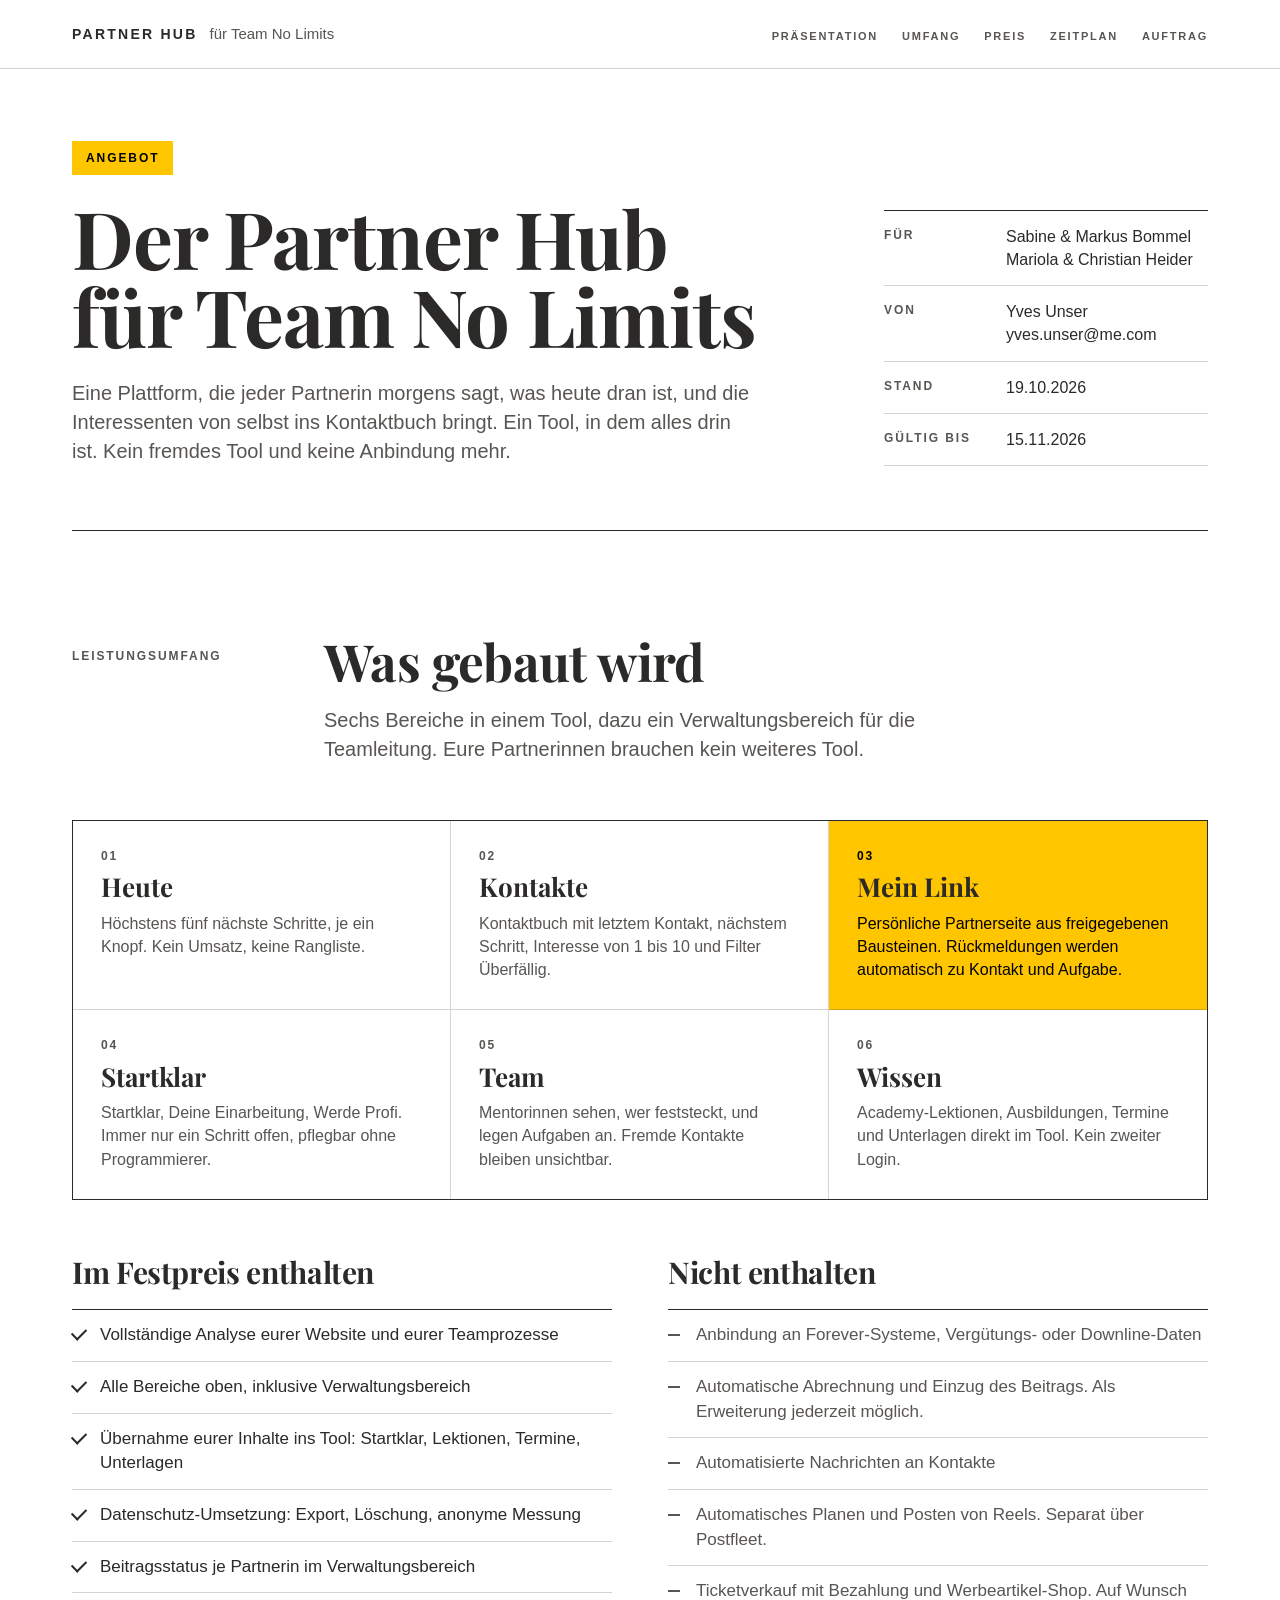
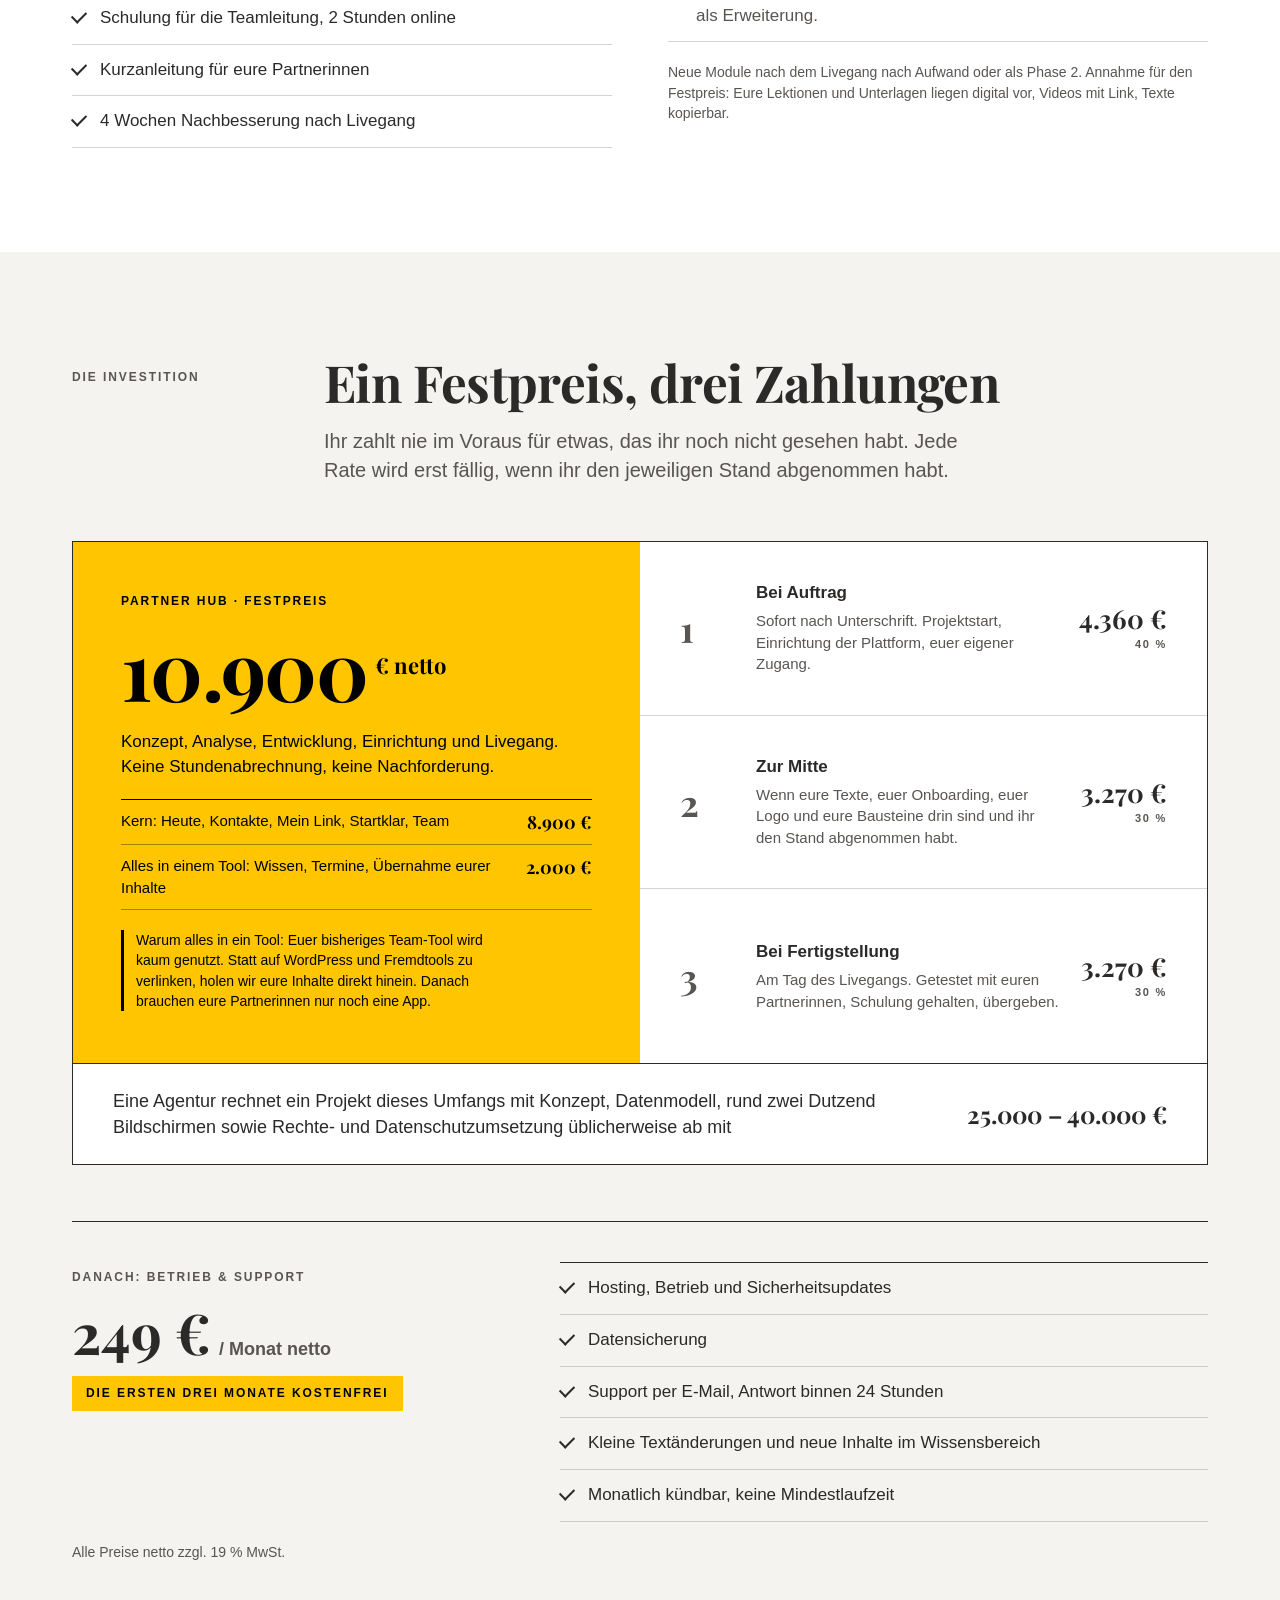
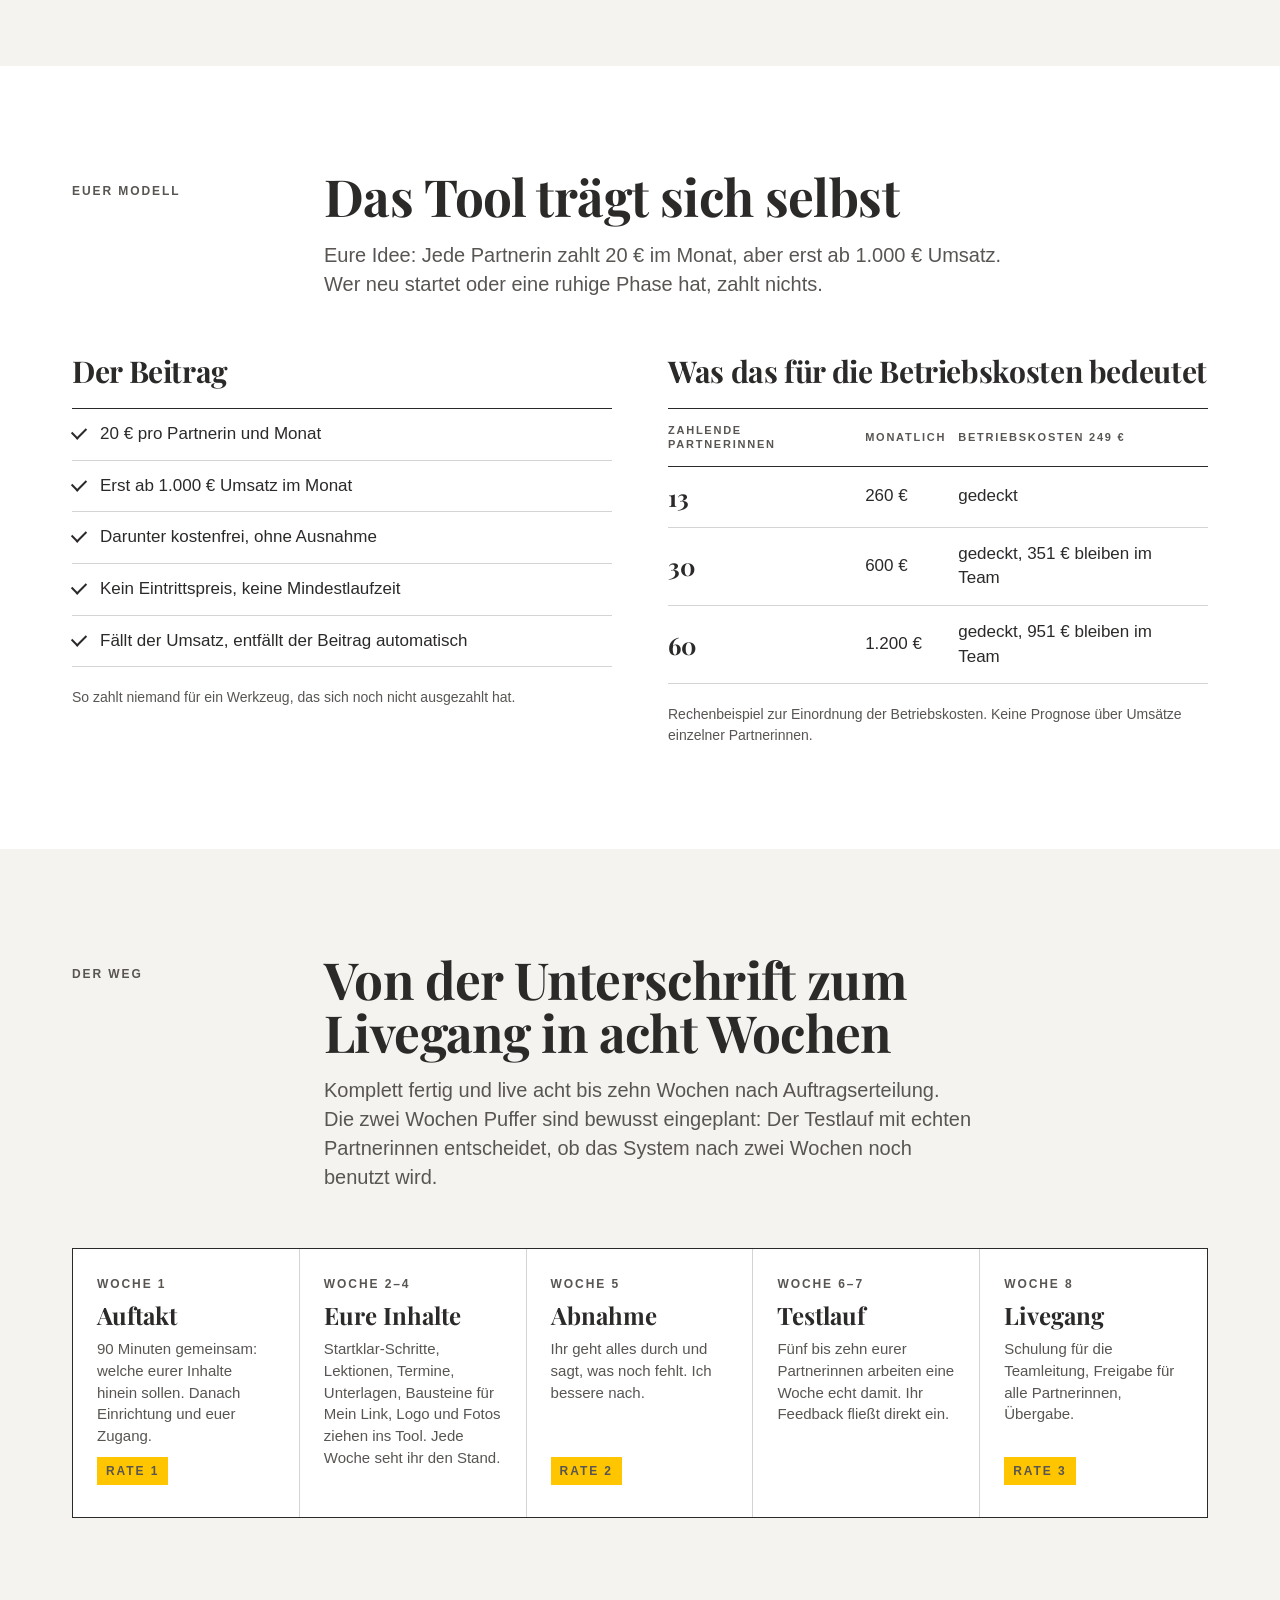
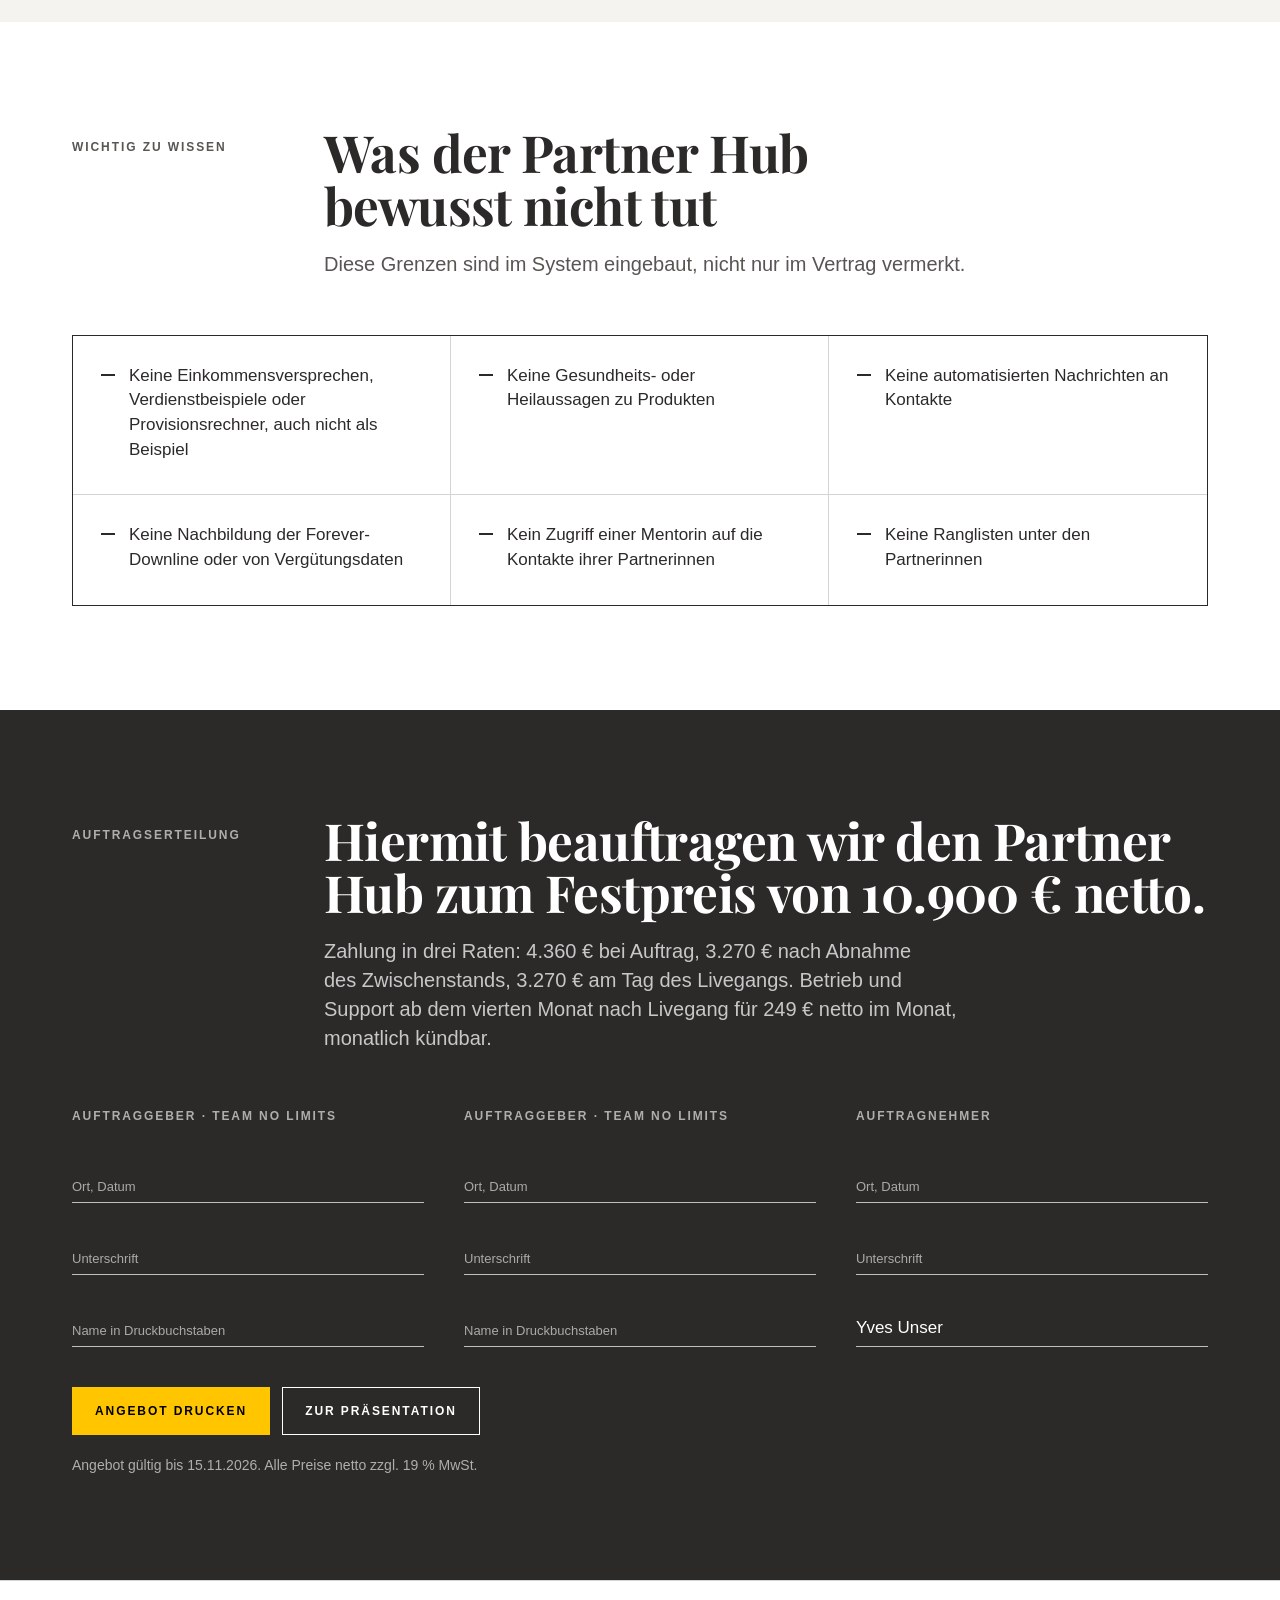
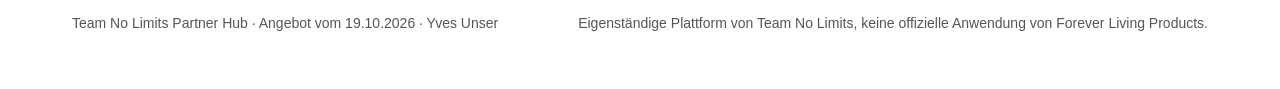
<file: pitch/angebot.html>
<!doctype html>
<html lang="de">
<head>
<meta charset="utf-8">
<meta name="viewport" content="width=device-width, initial-scale=1">
<meta name="robots" content="noindex, nofollow, noarchive, nosnippet">
<title>Angebot Partner Hub</title>
<meta name="description" content="Angebot Partner Hub für Team No Limits: Festpreis, Leistungsumfang, Betrieb, Zeitplan und Auftragserteilung.">
<link rel="preconnect" href="https://fonts.googleapis.com">
<link rel="preconnect" href="https://fonts.gstatic.com" crossorigin>
<link href="https://fonts.googleapis.com/css2?family=Playfair+Display:wght@700&family=Roboto:wght@400;500&display=swap" rel="stylesheet">
<link rel="stylesheet" href="assets/pitch.css">
</head>
<body class="offer">

<header class="nav">
  <div class="wrap">
    <a class="brand" href="index.html"><b>PARTNER HUB</b><span>für Team No Limits</span></a>
    <ul>
      <li><a href="index.html">Präsentation</a></li>
      <li><a href="#umfang">Umfang</a></li>
      <li><a href="#preis">Preis</a></li>
      <li><a href="#zeitplan">Zeitplan</a></li>
      <li><a href="#auftrag">Auftrag</a></li>
    </ul>
  </div>
</header>

<main>

<div class="wrap" id="start">
  <div class="offerhead">
    <div>
      <span class="plate label">Angebot</span>
      <h1>Der Partner Hub für Team No Limits</h1>
      <p class="lede">Eine Plattform, die jeder Partnerin morgens sagt, was heute dran ist, und die Interessenten von selbst ins Kontaktbuch bringt. Ein Tool, in dem alles drin ist. Kein fremdes Tool und keine Anbindung mehr.</p>
    </div>
    <dl class="meta">
      <div><dt class="label">Für</dt><dd>Sabine &amp; Markus Bommel<br>Mariola &amp; Christian Heider</dd></div>
      <div><dt class="label">Von</dt><dd>Yves Unser<br>yves.unser@me.com</dd></div>
      <div><dt class="label">Stand</dt><dd>19.10.2026</dd></div>
      <div><dt class="label">Gültig bis</dt><dd>15.11.2026</dd></div>
    </dl>
  </div>
</div>

<!-- Umfang -->
<section id="umfang">
  <div class="wrap">
    <div class="sechead">
      <span class="label">Leistungsumfang</span>
      <div>
        <h2>Was gebaut wird</h2>
        <p class="lede">Sechs Bereiche in einem Tool, dazu ein Verwaltungsbereich für die Teamleitung. Eure Partnerinnen brauchen kein weiteres Tool.</p>
      </div>
    </div>
    <div class="modules">
      <div><span class="k label">01</span><b>Heute</b><p>Höchstens fünf nächste Schritte, je ein Knopf. Kein Umsatz, keine Rangliste.</p></div>
      <div><span class="k label">02</span><b>Kontakte</b><p>Kontaktbuch mit letztem Kontakt, nächstem Schritt, Interesse von 1 bis 10 und Filter Überfällig.</p></div>
      <div class="core"><span class="k label">03</span><b>Mein Link</b><p>Persönliche Partnerseite aus freigegebenen Bausteinen. Rückmeldungen werden automatisch zu Kontakt und Aufgabe.</p></div>
      <div><span class="k label">04</span><b>Startklar</b><p>Startklar, Deine Einarbeitung, Werde Profi. Immer nur ein Schritt offen, pflegbar ohne Programmierer.</p></div>
      <div><span class="k label">05</span><b>Team</b><p>Mentorinnen sehen, wer feststeckt, und legen Aufgaben an. Fremde Kontakte bleiben unsichtbar.</p></div>
      <div><span class="k label">06</span><b>Wissen</b><p>Academy-Lektionen, Ausbildungen, Termine und Unterlagen direkt im Tool. Kein zweiter Login.</p></div>
    </div>

    <div class="twocol">
      <div>
        <h3>Im Festpreis enthalten</h3>
        <ul class="checks">
          <li>Vollständige Analyse eurer Website und eurer Teamprozesse</li>
          <li>Alle Bereiche oben, inklusive Verwaltungsbereich</li>
          <li>Übernahme eurer Inhalte ins Tool: Startklar, Lektionen, Termine, Unterlagen</li>
          <li>Datenschutz-Umsetzung: Export, Löschung, anonyme Messung</li>
          <li>Beitragsstatus je Partnerin im Verwaltungsbereich</li>
          <li>Schulung für die Teamleitung, 2 Stunden online</li>
          <li>Kurzanleitung für eure Partnerinnen</li>
          <li>4 Wochen Nachbesserung nach Livegang</li>
        </ul>
      </div>
      <div>
        <h3>Nicht enthalten</h3>
        <ul class="checks no">
          <li>Anbindung an Forever-Systeme, Vergütungs- oder Downline-Daten</li>
          <li>Automatische Abrechnung und Einzug des Beitrags. Als Erweiterung jederzeit möglich.</li>
          <li>Automatisierte Nachrichten an Kontakte</li>
          <li>Automatisches Planen und Posten von Reels. Separat über Postfleet.</li>
          <li>Ticketverkauf mit Bezahlung und Werbeartikel-Shop. Auf Wunsch als Erweiterung.</li>
        </ul>
        <p class="fine">Neue Module nach dem Livegang nach Aufwand oder als Phase 2. Annahme für den Festpreis: Eure Lektionen und Unterlagen liegen digital vor, Videos mit Link, Texte kopierbar.</p>
      </div>
    </div>
  </div>
</section>

<!-- Preis -->
<section class="soft" id="preis">
  <div class="wrap">
    <div class="sechead">
      <span class="label">Die Investition</span>
      <div>
        <h2>Ein Festpreis, drei Zahlungen</h2>
        <p class="lede">Ihr zahlt nie im Voraus für etwas, das ihr noch nicht gesehen habt. Jede Rate wird erst fällig, wenn ihr den jeweiligen Stand abgenommen habt.</p>
      </div>
    </div>
    <div class="price" style="background:var(--paper)">
      <div class="big">
        <span class="label">Partner Hub · Festpreis</span>
        <div class="amount">10.900<small>€ netto</small></div>
        <p>Konzept, Analyse, Entwicklung, Einrichtung und Livegang. Keine Stundenabrechnung, keine Nachforderung.</p>
        <div class="parts">
            <div><span>Kern: Heute, Kontakte, Mein Link, Startklar, Team</span><b>8.900 €</b></div>
            <div><span>Alles in einem Tool: Wissen, Termine, Übernahme eurer Inhalte</span><b>2.000 €</b></div>
          </div>
        <p class="why">Warum alles in ein Tool: Euer bisheriges Team-Tool wird kaum genutzt. Statt auf WordPress und Fremdtools zu verlinken, holen wir eure Inhalte direkt hinein. Danach brauchen eure Partnerinnen nur noch eine App.</p>
      </div>
      <div class="rates">
        <div class="rate"><span class="k">1</span><div class="w">Bei Auftrag<span>Sofort nach Unterschrift. Projektstart, Einrichtung der Plattform, euer eigener Zugang.</span></div><div class="v">4.360 €<small>40 %</small></div></div>
        <div class="rate"><span class="k">2</span><div class="w">Zur Mitte<span>Wenn eure Texte, euer Onboarding, euer Logo und eure Bausteine drin sind und ihr den Stand abgenommen habt.</span></div><div class="v">3.270 €<small>30 %</small></div></div>
        <div class="rate"><span class="k">3</span><div class="w">Bei Fertigstellung<span>Am Tag des Livegangs. Getestet mit euren Partnerinnen, Schulung gehalten, übergeben.</span></div><div class="v">3.270 €<small>30 %</small></div></div>
      </div>
    </div>
    <div class="compare" style="background:var(--paper)"><span>Eine Agentur rechnet ein Projekt dieses Umfangs mit Konzept, Datenmodell, rund zwei Dutzend Bildschirmen sowie Rechte- und Datenschutzumsetzung üblicherweise ab mit</span><b>25.000 – 40.000 €</b></div>

    <div class="run">
      <div>
        <span class="label muted">Danach: Betrieb &amp; Support</span>
        <div class="runprice">249 €<small>/ Monat netto</small></div>
        <p class="plate label" style="margin-top:16px">Die ersten drei Monate kostenfrei</p>
      </div>
      <ul class="checks">
        <li>Hosting, Betrieb und Sicherheitsupdates</li>
        <li>Datensicherung</li>
        <li>Support per E-Mail, Antwort binnen 24 Stunden</li>
        <li>Kleine Textänderungen und neue Inhalte im Wissensbereich</li>
        <li>Monatlich kündbar, keine Mindestlaufzeit</li>
      </ul>
    </div>
    <p class="fine">Alle Preise netto zzgl. 19 % MwSt.</p>
  </div>
</section>

<!-- Beitragsmodell -->
<section id="modell">
  <div class="wrap">
    <div class="sechead">
      <span class="label">Euer Modell</span>
      <div>
        <h2>Das Tool trägt sich selbst</h2>
        <p class="lede">Eure Idee: Jede Partnerin zahlt 20 € im Monat, aber erst ab 1.000 € Umsatz. Wer neu startet oder eine ruhige Phase hat, zahlt nichts.</p>
      </div>
    </div>
    <div class="twocol">
      <div>
        <h3>Der Beitrag</h3>
        <ul class="checks">
          <li>20 € pro Partnerin und Monat</li>
          <li>Erst ab 1.000 € Umsatz im Monat</li>
          <li>Darunter kostenfrei, ohne Ausnahme</li>
          <li>Kein Eintrittspreis, keine Mindestlaufzeit</li>
          <li>Fällt der Umsatz, entfällt der Beitrag automatisch</li>
        </ul>
        <p class="fine">So zahlt niemand für ein Werkzeug, das sich noch nicht ausgezahlt hat.</p>
      </div>
      <div>
        <h3>Was das für die Betriebskosten bedeutet</h3>
        <table class="tbl">
          <thead><tr><th>Zahlende Partnerinnen</th><th>Monatlich</th><th>Betriebskosten 249 €</th></tr></thead>
          <tbody>
            <tr><td>13</td><td>260 €</td><td>gedeckt</td></tr>
            <tr><td>30</td><td>600 €</td><td>gedeckt, 351 € bleiben im Team</td></tr>
            <tr><td>60</td><td>1.200 €</td><td>gedeckt, 951 € bleiben im Team</td></tr>
          </tbody>
        </table>
        <p class="fine">Rechenbeispiel zur Einordnung der Betriebskosten. Keine Prognose über Umsätze einzelner Partnerinnen.</p>
      </div>
    </div>
  </div>
</section>

<!-- Zeitplan -->
<section class="soft" id="zeitplan">
  <div class="wrap">
    <div class="sechead">
      <span class="label">Der Weg</span>
      <div>
        <h2>Von der Unterschrift zum Livegang in acht Wochen</h2>
        <p class="lede">Komplett fertig und live acht bis zehn Wochen nach Auftragserteilung. Die zwei Wochen Puffer sind bewusst eingeplant: Der Testlauf mit echten Partnerinnen entscheidet, ob das System nach zwei Wochen noch benutzt wird.</p>
      </div>
    </div>
    <ol class="timeline" style="background:var(--paper)">
      <li><span class="label">Woche 1</span><b>Auftakt</b><p>90 Minuten gemeinsam: welche eurer Inhalte hinein sollen. Danach Einrichtung und euer Zugang.</p><em class="label">Rate 1</em></li>
      <li><span class="label">Woche 2–4</span><b>Eure Inhalte</b><p>Startklar-Schritte, Lektionen, Termine, Unterlagen, Bausteine für Mein Link, Logo und Fotos ziehen ins Tool. Jede Woche seht ihr den Stand.</p></li>
      <li><span class="label">Woche 5</span><b>Abnahme</b><p>Ihr geht alles durch und sagt, was noch fehlt. Ich bessere nach.</p><em class="label">Rate 2</em></li>
      <li><span class="label">Woche 6–7</span><b>Testlauf</b><p>Fünf bis zehn eurer Partnerinnen arbeiten eine Woche echt damit. Ihr Feedback fließt direkt ein.</p></li>
      <li><span class="label">Woche 8</span><b>Livegang</b><p>Schulung für die Teamleitung, Freigabe für alle Partnerinnen, Übergabe.</p><em class="label">Rate 3</em></li>
    </ol>
  </div>
</section>

<!-- Grenzen -->
<section id="grenzen">
  <div class="wrap">
    <div class="sechead">
      <span class="label">Wichtig zu wissen</span>
      <div>
        <h2>Was der Partner Hub bewusst nicht tut</h2>
        <p class="lede">Diese Grenzen sind im System eingebaut, nicht nur im Vertrag vermerkt.</p>
      </div>
    </div>
    <div class="limits">
      <div>Keine Einkommensversprechen, Verdienstbeispiele oder Provisionsrechner, auch nicht als Beispiel</div>
      <div>Keine Gesundheits- oder Heilaussagen zu Produkten</div>
      <div>Keine automatisierten Nachrichten an Kontakte</div>
      <div>Keine Nachbildung der Forever-Downline oder von Vergütungsdaten</div>
      <div>Kein Zugriff einer Mentorin auf die Kontakte ihrer Partnerinnen</div>
      <div>Keine Ranglisten unter den Partnerinnen</div>
    </div>
  </div>
</section>

<!-- Auftrag -->
<section class="dark" id="auftrag">
  <div class="wrap">
    <div class="sechead">
      <span class="label">Auftragserteilung</span>
      <div>
        <h2>Hiermit beauftragen wir den Partner Hub zum Festpreis von 10.900 € netto.</h2>
        <p class="lede">Zahlung in drei Raten: 4.360 € bei Auftrag, 3.270 € nach Abnahme des Zwischenstands, 3.270 € am Tag des Livegangs. Betrieb und Support ab dem vierten Monat nach Livegang für 249 € netto im Monat, monatlich kündbar.</p>
      </div>
    </div>
    <div class="sign">
      <div>
        <span class="label">Auftraggeber · Team No Limits</span>
        <div class="field"><span>Ort, Datum</span></div>
        <div class="field"><span>Unterschrift</span></div>
        <div class="field"><span>Name in Druckbuchstaben</span></div>
      </div>
      <div>
        <span class="label">Auftraggeber · Team No Limits</span>
        <div class="field"><span>Ort, Datum</span></div>
        <div class="field"><span>Unterschrift</span></div>
        <div class="field"><span>Name in Druckbuchstaben</span></div>
      </div>
      <div>
        <span class="label">Auftragnehmer</span>
        <div class="field"><span>Ort, Datum</span></div>
        <div class="field"><span>Unterschrift</span></div>
        <div class="field filled"><span>Yves Unser</span></div>
      </div>
    </div>
    <div class="btnrow noprint" style="margin-top:40px">
      <button class="btn yellow" type="button" onclick="window.print()">Angebot drucken</button>
      <a class="btn ghost" href="index.html">Zur Präsentation</a>
    </div>
    <p class="fine" style="color:rgba(255,255,255,.62)">Angebot gültig bis 15.11.2026. Alle Preise netto zzgl. 19 % MwSt.</p>
  </div>
</section>

</main>

<footer class="site">
  <div class="wrap">
    <span>Team No Limits Partner Hub · Angebot vom 19.10.2026 · Yves Unser</span>
    <span>Eigenständige Plattform von Team No Limits, keine offizielle Anwendung von Forever Living Products.</span>
  </div>
</footer>

<script src="assets/pitch.js" defer></script>
</body>
</html>
</file>
<file: pitch/assets/pitch.css>
/* Partner Hub Pitch — Forever-CD als Rahmen, Team-No-Limits-CD im Produkt.
   Gelb nur als Fläche, nie als Textfarbe. Radius 0 ausserhalb der Telefone. */
:root{
  --paper:#FFFFFF; --ink:#2C2A29; --grey:#585552; --yellow:#FFC600; --black:#000000;
  --soft:#F4F3F0; --line:rgba(44,42,41,.2); --line-strong:#2C2A29;
  --sans:"Helvetica Neue",Helvetica,Arial,sans-serif;
  --serif:"Playfair Display",Georgia,serif;
  /* Produkt: Team No Limits, aus dem Lovable-Prototyp */
  --p-gold:#F2BA00; --p-gold-deep:#8A7300; --p-ink:#212327; --p-soft:#5C6066;
  --p-sand:#F7F2EC; --p-border:#E3E5EB; --p-warn:#D98324; --p-ok:#74AA50; --p-slate:#44596B;
}
*{box-sizing:border-box}
html{scroll-behavior:smooth;-webkit-text-size-adjust:100%}
html,body{margin:0;background:var(--paper);color:var(--ink);font-family:var(--sans);font-size:18px;line-height:1.45;-webkit-font-smoothing:antialiased}
img{max-width:100%;display:block}
a{color:inherit}
p{margin:0}
.wrap{max-width:1200px;margin:0 auto;padding:0 32px}
.label{font:700 12px/1.2 var(--sans);letter-spacing:.16em;text-transform:uppercase}
.muted{color:var(--grey)}
.plate{display:inline-block;background:var(--yellow);color:var(--black);padding:10px 14px}
h1,h2,h3{font-family:var(--serif);font-weight:700;margin:0;letter-spacing:-.012em;text-wrap:balance}
h1{font-size:clamp(44px,6.2vw,86px);line-height:.98}
h2{font-size:clamp(34px,4vw,56px);line-height:1.03}
h3{font-size:clamp(24px,2.4vw,30px);line-height:1.12}
.lede{font-size:20px;color:var(--grey);max-width:34em;text-wrap:pretty}
.dark .lede{color:rgba(255,255,255,.74)}

/* Navigation */
.nav{position:sticky;top:0;z-index:20;background:rgba(255,255,255,.94);backdrop-filter:blur(8px);border-bottom:1px solid var(--line)}
.nav .wrap{display:flex;justify-content:space-between;align-items:center;height:68px;gap:16px}
.brand{display:flex;align-items:baseline;gap:12px;text-decoration:none}
.brand b{font:700 14px var(--sans);letter-spacing:.16em}
.brand span{color:var(--grey);font-size:15px}
.nav ul{display:flex;gap:24px;list-style:none;margin:0;padding:0}
.nav ul a{font:700 11px var(--sans);letter-spacing:.16em;text-transform:uppercase;text-decoration:none;color:var(--grey);padding:8px 0;border-bottom:2px solid transparent}
.nav ul a:hover,.nav ul a[aria-current="page"]{color:var(--ink);border-bottom-color:var(--yellow)}

/* Buttons */
.btnrow{display:flex;gap:12px;flex-wrap:wrap}
.btn{display:inline-flex;align-items:center;gap:10px;min-height:48px;padding:16px 22px;font:700 12px/1 var(--sans);letter-spacing:.16em;text-transform:uppercase;text-decoration:none;color:var(--paper);background:var(--ink);border:1px solid var(--ink);transition:background .15s,color .15s}
.btn:hover{background:var(--black)}
.btn.ghost{background:transparent;color:var(--ink)}
.btn.ghost:hover{background:var(--ink);color:var(--paper)}
.btn.yellow{background:var(--yellow);border-color:var(--yellow);color:var(--black)}
.dark .btn.ghost{color:var(--paper);border-color:var(--paper)}
:focus-visible{outline:3px solid var(--ink);outline-offset:3px}
.dark :focus-visible{outline-color:var(--yellow)}

/* Sektionen */
section{padding:104px 0;scroll-margin-top:68px}
.dark{background:var(--ink);color:var(--paper)}
.dark .label{color:rgba(255,255,255,.62)}
.soft{background:var(--soft)}
.sechead{display:grid;grid-template-columns:220px 1fr;gap:32px;align-items:start;margin-bottom:56px}
.sechead>.label{padding-top:14px;color:var(--grey)}
.dark .sechead>.label{color:rgba(255,255,255,.62)}
.sechead .lede{margin-top:18px}

/* Hero */
.hero{display:grid;grid-template-columns:1.1fr .9fr;gap:48px;padding-top:64px}
.hero .copy{padding:32px 0 80px;display:flex;flex-direction:column;gap:28px;justify-content:center}
.hero .to{font-size:15px;color:var(--grey);border-top:1px solid var(--line);padding-top:20px;display:grid;gap:4px}
.hero .to b{color:var(--ink);font-weight:700}
.stage3d{position:relative;background:var(--yellow);min-height:660px;overflow:hidden;perspective:1400px;display:flex;align-items:flex-end;justify-content:center}
.stage3d .corner{position:absolute;left:24px;top:24px;color:var(--black)}
.stage3d .pair{position:relative;width:520px;height:600px;transform-style:preserve-3d}
.stage3d .phone{position:absolute;bottom:-40px;transition:transform .2s linear}
.stage3d .phone.back{left:0;transform:translate3d(0,-20px,-160px) rotateY(24deg) rotateZ(-3deg)}
.stage3d .phone.front{right:10px;transform:translate3d(0,0,0) rotateY(-14deg) rotateZ(1.5deg);box-shadow:-40px 40px 80px rgba(0,0,0,.25)}

/* Kennzahlen */
.facts{display:grid;grid-template-columns:repeat(4,1fr);border-top:1px solid var(--line-strong);border-bottom:1px solid var(--line-strong)}
.facts div{padding:28px 24px;border-right:1px solid var(--line)}
.facts div:first-child{padding-left:0}
.facts div:last-child{border-right:0}
.facts .n{font:700 48px/1 var(--serif);display:block;margin-bottom:12px}
.facts .t{font-size:15px;color:var(--grey);display:block}

/* Fund */
.finding{display:grid;grid-template-columns:1fr 1fr;border:1px solid var(--line-strong)}
.finding>div{padding:48px}
.finding .q{background:var(--yellow);color:var(--black);display:flex;flex-direction:column;justify-content:space-between;gap:32px}
.finding .q blockquote{margin:0;font:700 clamp(28px,3vw,40px)/1.12 var(--serif)}
.finding ol{margin:24px 0 0;padding:0;list-style:none;counter-reset:f;display:grid;gap:14px}
.finding ol li{counter-increment:f;display:grid;grid-template-columns:36px 1fr;font-size:17px}
.finding ol li::before{content:counter(f,decimal-leading-zero);font:700 12px/1.9 var(--sans);letter-spacing:.12em;color:var(--grey)}
.finding ol li.gap{font-weight:700}

/* Ergänzen statt ersetzen */
.split{display:grid;grid-template-columns:1fr 1fr;border:1px solid var(--line-strong)}
.split>div{padding:40px 48px}
.split>div+div{border-left:1px solid var(--line-strong)}
.split .new{background:var(--soft)}
.split h3{margin:14px 0 24px}
.split ul{margin:0;padding:0;list-style:none}
.split li{padding:14px 0;border-top:1px solid var(--line);display:flex;gap:14px;align-items:baseline;font-size:17px}
.split li::before{content:"";flex:none;width:8px;height:8px;background:var(--grey);transform:translateY(-2px)}
.split .new li::before{background:var(--yellow);outline:1px solid var(--ink)}
.split .foot{margin-top:20px;font-size:15px;color:var(--grey)}

/* Übersicht der Bereiche */
.areas{display:grid;grid-template-columns:repeat(5,1fr);border:1px solid var(--line-strong)}
.areas a{display:flex;flex-direction:column;gap:14px;padding:28px 24px 32px;text-decoration:none;border-right:1px solid var(--line);transition:background .15s}
.areas a:last-child{border-right:0}
.areas a:hover{background:var(--soft)}
.areas .k{font:700 12px var(--sans);letter-spacing:.16em;color:var(--grey)}
.areas b{font:700 26px/1.1 var(--serif)}
.areas span:last-child{font-size:15px;color:var(--grey)}
.areas a.core{background:var(--yellow)}
.areas a.core .k,.areas a.core span:last-child{color:var(--black)}
.hubline{display:grid;grid-template-columns:auto 1fr auto;gap:24px;align-items:center;border:1px solid var(--line-strong);border-top:0;padding:22px 24px;text-decoration:none;transition:background .15s}
.hubline:hover{background:var(--soft)}
.hubline b{font:700 22px var(--serif)}
.hubline span{color:var(--grey);font-size:15px}

/* Screen-Karten */
.scard{display:grid;grid-template-columns:1fr 440px;border:1px solid var(--line-strong);background:var(--paper);break-inside:avoid;scroll-margin-top:96px}
.scard + .scard{margin-top:48px}
.scard .body{padding:48px;display:flex;flex-direction:column;gap:24px;border-right:1px solid var(--line-strong)}
.scard .num{display:flex;gap:16px;align-items:center}
.scard .num b{font:700 12px var(--sans);letter-spacing:.16em;background:var(--ink);color:var(--paper);padding:7px 9px}
.scard .num em{font-style:normal;font:700 12px var(--sans);letter-spacing:.16em;text-transform:uppercase;color:var(--grey)}
.scard .body>p{font-size:18px;max-width:36em}
.scard .say{border-top:1px solid var(--line);padding-top:22px;margin-top:auto}
.scard .say .label{color:var(--grey);margin-bottom:14px;display:block}
.scard .say ul{margin:0;padding:0;list-style:none;display:grid;gap:10px;font-size:17px}
.scard .say li{display:grid;grid-template-columns:28px 1fr}
.scard .say li::before{content:"—";color:var(--grey)}
.scard .stage{background:var(--soft);display:flex;align-items:center;justify-content:center;padding:48px 24px;perspective:1200px;overflow:hidden}
.scard .stage .phone{transform:rotateY(-7deg) rotateX(2deg);transition:transform .6s cubic-bezier(.2,.7,.2,1)}
.scard:hover .stage .phone{transform:rotateY(0) rotateX(0)}
.scard.core{outline:1px solid var(--line-strong)}
.scard.core .stage{background:var(--yellow)}
.scard.wide{grid-template-columns:1fr}
.scard.wide .body{border-right:0;border-bottom:1px solid var(--line-strong);display:grid;grid-template-columns:1fr 1fr;gap:20px 56px;align-items:start}
.scard.wide .body .say{margin-top:0;grid-column:2;grid-row:1 / span 3;border-top:0;border-left:1px solid var(--line);padding:0 0 0 32px}
.scard.wide .stage{gap:72px;padding:56px 24px 48px;flex-wrap:wrap;align-items:flex-start}
.scard.wide .stage figure{margin:0;display:flex;flex-direction:column;align-items:center;gap:18px}
.scard.wide .stage figcaption{color:var(--black)}
.scard.wide .stage .phone.l{transform:rotateY(12deg)}
.scard.wide .stage .phone.r{transform:rotateY(-12deg)}
.scard.wide:hover .stage .phone{transform:none}
.notes{display:grid;grid-template-columns:repeat(3,1fr);border:1px solid var(--line-strong);border-top:0}
.notes div{padding:22px 24px;border-right:1px solid var(--line);font-size:15px}
.notes div:last-child{border-right:0}
.notes b{display:block;font:700 11px var(--sans);letter-spacing:.16em;text-transform:uppercase;margin-bottom:8px}

/* Kreislauf */
.loop{display:grid;grid-template-columns:repeat(5,1fr);border-top:1px solid rgba(255,255,255,.3);counter-reset:l;margin:0;padding:0}
.loop li{list-style:none;padding:28px 24px 0 0;position:relative;counter-increment:l}
.loop li+li{padding-left:24px;border-left:1px solid rgba(255,255,255,.18)}
.loop li::before{content:counter(l);display:flex;align-items:center;justify-content:center;width:44px;height:44px;background:var(--yellow);color:var(--black);font:700 20px var(--serif);margin-bottom:24px}
.loop b{display:block;font:700 22px/1.15 var(--serif);margin-bottom:10px}
.loop span{font-size:15px;color:rgba(255,255,255,.74)}
.loop li:nth-child(4)::before,.loop li:nth-child(5)::before{outline:2px solid var(--paper);outline-offset:3px}
.loopnote{margin-top:48px;padding-top:24px;border-top:1px solid rgba(255,255,255,.3);display:flex;justify-content:space-between;align-items:flex-end;gap:24px;flex-wrap:wrap}
.loopnote p{font:700 clamp(22px,2.2vw,30px)/1.2 var(--serif);max-width:28em}

/* Reels */
.proof{display:grid;grid-template-columns:1.05fr .95fr;gap:64px;align-items:center}
.tiles{position:relative;aspect-ratio:1.15}
.tiles img{position:absolute;width:34%;aspect-ratio:9/16;object-fit:cover;border:1px solid rgba(0,0,0,.12);background:#eee;box-shadow:0 24px 48px rgba(0,0,0,.18);transition:transform .4s cubic-bezier(.2,.7,.2,1)}
.tiles img:nth-child(1){left:0;top:10%;transform:rotate(-4deg)}
.tiles img:nth-child(2){left:16.5%;top:2%;transform:rotate(2deg)}
.tiles img:nth-child(3){left:33%;top:13%;transform:rotate(-1.5deg)}
.tiles img:nth-child(4){left:49.5%;top:4%;transform:rotate(3deg)}
.tiles img:nth-child(5){left:66%;top:12%;transform:rotate(-2deg)}
.tiles img:hover{transform:translateY(-12px) rotate(0) scale(1.04);z-index:5}
.tiles .cap{position:absolute;left:0;bottom:0;z-index:6}
.proof ul{margin:28px 0 0;padding:0;list-style:none;border-top:1px solid var(--line-strong)}
.proof li{display:grid;grid-template-columns:64px 1fr;gap:16px;align-items:baseline;padding:16px 0;border-bottom:1px solid var(--line);font-size:17px}
.proof li b{font:700 30px/1 var(--serif)}

/* Grenzen */
.limits{display:grid;grid-template-columns:repeat(3,1fr);border:1px solid var(--line-strong)}
.limits div{padding:28px 28px 32px;border-right:1px solid var(--line);border-bottom:1px solid var(--line);font-size:17px;display:flex;gap:14px;align-items:baseline}
.limits div:nth-child(3n){border-right:0}
.limits div:nth-last-child(-n+3){border-bottom:0}
.limits div::before{content:"";flex:none;width:14px;height:2px;background:var(--ink);transform:translateY(-5px)}

/* Preis */
.price{display:grid;grid-template-columns:1fr 1fr;border:1px solid var(--line-strong)}
.price .big{background:var(--yellow);color:var(--black);padding:52px 48px;display:flex;flex-direction:column;gap:20px;justify-content:space-between}
.price .amount{font:700 clamp(60px,6.4vw,96px)/1 var(--serif);letter-spacing:-.02em}
.price .amount small{font:700 22px var(--serif);vertical-align:super;margin-left:8px;letter-spacing:0}
.price .big p{max-width:26em;font-size:17px}
.rates{display:grid;grid-template-rows:repeat(3,1fr)}
.rate{display:grid;grid-template-columns:56px 1fr auto;gap:20px;padding:28px 40px;border-bottom:1px solid var(--line);align-items:center}
.rate:last-child{border-bottom:0}
.rate .k{font:700 36px/1 var(--serif);color:var(--grey)}
.rate .w{font-size:17px;font-weight:700}
.rate .w span{display:block;color:var(--grey);font-size:15px;margin-top:4px;font-weight:400}
.rate .v{font:700 26px/1 var(--serif);text-align:right;white-space:nowrap}
.rate .v small{display:block;font:700 11px var(--sans);letter-spacing:.16em;color:var(--grey);margin-top:6px}
.fine{font-size:14px;color:var(--grey);margin-top:20px}
.compare{display:grid;grid-template-columns:1fr auto;gap:24px;align-items:center;border:1px solid var(--line-strong);border-top:0;padding:24px 40px}
.compare b{font:700 24px var(--serif);white-space:nowrap}

/* Abschluss */
.close{display:grid;grid-template-columns:1.2fr .8fr;gap:64px;align-items:end}
.steps3{margin:0;padding:0;list-style:none;border-top:1px solid rgba(255,255,255,.3)}
.steps3 li{display:grid;grid-template-columns:120px 1fr;gap:16px;padding:18px 0;border-bottom:1px solid rgba(255,255,255,.18);font-size:17px}
.steps3 li b{font:700 11px/1.9 var(--sans);letter-spacing:.16em;text-transform:uppercase;color:var(--yellow)}

footer.site{border-top:1px solid var(--line);padding:32px 0 56px;color:var(--grey);font-size:14px}
footer.site .wrap{display:flex;justify-content:space-between;gap:24px;flex-wrap:wrap}

/* ===== Telefon: Produkt im Team-No-Limits-Design ===== */
.phone{width:300px;height:620px;background:#141414;border-radius:42px;padding:11px;flex:none;box-shadow:0 30px 60px -20px rgba(0,0,0,.35)}
.phone .screen{background:var(--p-sand);border-radius:32px;height:100%;overflow:hidden;font-family:Roboto,var(--sans);color:var(--p-ink);display:flex;flex-direction:column;font-size:13px;line-height:1.4;letter-spacing:0}
.phone.web .screen{background:#fff}
.sb{display:grid;grid-template-columns:1fr auto 1fr;align-items:center;padding:12px 22px 0;font:500 12px Roboto,var(--sans)}
.sb .notch{width:84px;height:22px;background:#141414;border-radius:12px;margin-top:-4px}
.sb .ic{justify-self:end;display:flex;gap:4px}
.sb .ic i{width:16px;height:8px;border:1.5px solid var(--p-ink);border-radius:2px}
.app{padding:14px 16px 0;display:flex;flex-direction:column;gap:10px;flex:1;min-height:0}
.app .top{display:flex;justify-content:space-between;align-items:center}
.app .ttl{font:500 20px/1.2 Roboto,var(--sans)}
.greet{font-family:"Bad Script",cursive;font-size:25px;color:var(--p-gold-deep);line-height:1.1}
.ctx{color:var(--p-soft);font-size:13px}
.sec{font:500 10.5px Roboto,var(--sans);letter-spacing:.07em;text-transform:uppercase;color:var(--p-soft);margin-top:4px}
.card{background:#fff;border-radius:8px;padding:12px;box-shadow:0 1px 2px rgba(33,35,39,.06);display:flex;flex-direction:column;gap:8px}
.tag{font:500 11px Roboto,var(--sans);color:var(--p-soft);display:flex;align-items:center;gap:6px}
.dot{width:7px;height:7px;border-radius:50%;background:var(--p-gold);display:inline-block;flex:none}
.dot.warn{background:var(--p-warn)}.dot.ok{background:var(--p-ok)}.dot.idle{background:#B9BCC2}
.card .txt{font-size:14px;line-height:1.35}
.act{display:flex;gap:10px;align-items:center}
.pbtn{white-space:nowrap;background:var(--p-gold);color:var(--p-ink);font:500 13px Roboto,var(--sans);padding:9px 14px;border-radius:8px;display:inline-flex;align-items:center;gap:6px}
.pbtn.dark{background:var(--p-ink);color:#fff}
.pbtn.line{background:#fff;border:1px solid var(--p-border)}
.pbtn.full{justify-content:center}
.plink{color:var(--p-soft);font-size:12px}
.week{font-size:12px;color:var(--p-soft);padding:2px}
.tabs{margin-top:auto;display:grid;grid-template-columns:repeat(5,1fr);border-top:1px solid var(--p-border);background:#fff;padding:8px 4px 16px;font:500 9.5px Roboto,var(--sans);color:var(--p-soft);text-align:center;margin-left:-16px;margin-right:-16px}
.tabs span{display:flex;flex-direction:column;align-items:center;gap:3px}
.tabs .ico{width:19px;height:19px}
.tabs .on{color:var(--p-ink)}
.tabs .on .ico{color:var(--p-gold-deep)}
.ico{width:16px;height:16px;fill:none;stroke:currentColor;stroke-width:1.6;stroke-linecap:round;stroke-linejoin:round;flex:none}
.search{background:#fff;border:1px solid var(--p-border);border-radius:8px;padding:9px 10px;color:var(--p-soft);display:flex;gap:8px;align-items:center;font-size:13px}
.chips{display:flex;gap:6px}
.chip{border:1px solid var(--p-border);background:#fff;border-radius:999px;padding:5px 10px;font:500 11.5px Roboto,var(--sans);color:var(--p-soft)}
.chip.on{background:var(--p-ink);border-color:var(--p-ink);color:#fff}
.clist{background:#fff;border-radius:8px;box-shadow:0 1px 2px rgba(33,35,39,.06)}
.crow{display:grid;grid-template-columns:10px 1fr auto;gap:8px;padding:10px 12px;border-bottom:1px solid var(--p-border);align-items:start}
.crow:last-child{border-bottom:0}
.crow .dot{margin-top:6px}
.crow b{font:500 14px Roboto,var(--sans);display:block}
.crow small{font-size:11.5px;color:var(--p-soft);display:block}
.crow .st2{font:500 10.5px Roboto,var(--sans);background:var(--p-sand);border-radius:999px;padding:3px 8px;white-space:nowrap;color:var(--p-slate)}
.urlbar{display:flex;align-items:center;gap:6px;background:#fff;border:1px solid var(--p-border);border-radius:8px;padding:8px 10px;font-size:12.5px}
.urlbar span{flex:1;overflow:hidden;white-space:nowrap;text-overflow:ellipsis}
.blocks{background:#fff;border-radius:8px;box-shadow:0 1px 2px rgba(33,35,39,.06)}
.blk{display:flex;align-items:center;gap:10px;padding:9px 12px;border-bottom:1px solid var(--p-border);font-size:13px}
.blk:last-child{border-bottom:0}
.blk .grip{color:#B9BCC2}
.blk span{flex:1}
.blk small{color:var(--p-soft);font-size:10.5px}
.tog{width:30px;height:18px;border-radius:999px;background:var(--p-gold);position:relative;flex:none}
.tog::after{content:"";position:absolute;right:2px;top:2px;width:14px;height:14px;border-radius:50%;background:#fff}
.tog.off{background:#D4D6DB}.tog.off::after{right:auto;left:2px}
.tog.lock{background:var(--p-ink)}
.stats{display:grid;grid-template-columns:repeat(3,1fr);background:#fff;border-radius:8px;text-align:center;box-shadow:0 1px 2px rgba(33,35,39,.06)}
.stats div{padding:10px 4px;border-right:1px solid var(--p-border)}
.stats div:last-child{border-right:0}
.stats b{font:500 18px Roboto,var(--sans);display:block}
.stats small{font-size:10.5px;color:var(--p-soft)}
.web .hero-img{height:118px;background:linear-gradient(160deg,#E9DFD3,#F7F2EC 60%,#EFE6DA);position:relative;flex:none}
.web .avatar{position:absolute;left:16px;bottom:-22px;width:52px;height:52px;border-radius:50%;background:#D8C8B5;border:3px solid #fff}
.web .wbody{padding:30px 16px 0;display:flex;flex-direction:column;gap:10px;flex:1;min-height:0}
.web .wbody h4{margin:0;font:500 18px/1.25 Roboto,var(--sans)}
.web .video{height:66px;border-radius:8px;background:#2F2D2C;display:flex;align-items:center;justify-content:center;color:#fff;flex:none}
.web .fb{border:1px solid var(--p-border);border-radius:8px;padding:12px;display:flex;flex-direction:column;gap:8px}
.web .fb b{font:500 14px Roboto,var(--sans)}
.scale{display:grid;grid-template-columns:repeat(10,1fr);gap:3px}
.scale i{height:24px;border-radius:5px;background:var(--p-sand);font:500 10px/24px Roboto,var(--sans);text-align:center;font-style:normal;color:var(--p-soft)}
.scale i.on{background:var(--p-gold);color:var(--p-ink)}
.web .input{border:1px solid var(--p-border);border-radius:8px;padding:8px 10px;color:var(--p-soft);font-size:12px}
.web .legal{font-size:9.5px;color:var(--p-soft);line-height:1.35;padding:6px 0 14px}
.progress{display:grid;grid-template-columns:repeat(10,1fr);gap:3px}
.progress i{height:6px;border-radius:3px;background:var(--p-border)}
.progress i.done{background:var(--p-ok)}
.progress i.now{background:var(--p-gold)}
.donerow{display:flex;align-items:center;gap:8px;color:var(--p-soft);font-size:12.5px;padding:1px 0}
.donerow .ico{color:var(--p-ok)}
.stepcard{background:#fff;border-radius:8px;padding:14px;box-shadow:0 4px 16px rgba(33,35,39,.08);display:flex;flex-direction:column;gap:10px;border:1px solid var(--p-gold)}
.stepcard h5{margin:0;font:500 17px/1.25 Roboto,var(--sans)}
.stepcard .task{background:var(--p-sand);border-radius:8px;padding:9px 10px;font-size:12.5px}
.stepcard .deeplink{display:flex;gap:6px;align-items:center;color:var(--p-slate);font-size:12.5px}
.later{font-size:12px;color:var(--p-soft);text-align:center}
.locked{display:flex;justify-content:space-between;align-items:center;background:#fff;border-radius:8px;padding:10px 12px;color:var(--p-soft);font-size:12.5px}
.prow{background:#fff;border-radius:8px;padding:12px;box-shadow:0 1px 2px rgba(33,35,39,.06);display:flex;flex-direction:column;gap:6px}
.prow .h{display:flex;justify-content:space-between;align-items:center;gap:8px}
.prow b{font:500 14px Roboto,var(--sans)}
.prow small{font-size:11.5px;color:var(--p-soft)}
.sig{font:500 10.5px Roboto,var(--sans);border-radius:999px;padding:3px 8px;display:inline-flex;gap:5px;align-items:center;white-space:nowrap}
.sig.warn{background:#FBEBDB;color:#8A4B0C}
.sig.idle{background:#EEEFF1;color:var(--p-soft)}
.sig.ok{background:#E7F1E0;color:#3E6A22}
.privacy{display:flex;gap:8px;align-items:flex-start;font-size:11px;color:var(--p-soft);background:#fff;border-radius:8px;padding:9px 10px}
.hubgrid{display:grid;grid-template-columns:1fr 1fr;gap:8px}
.tile{background:#fff;border-radius:8px;padding:11px;box-shadow:0 1px 2px rgba(33,35,39,.06);display:flex;flex-direction:column;gap:6px;min-height:88px}
.tile .ico{width:20px;height:20px;color:var(--p-slate)}
.tile b{font:500 13px/1.2 Roboto,var(--sans)}
.tile small{font-size:10.5px;color:var(--p-soft);line-height:1.3}

/* Bewegung (nur mit JS aktiv, ohne JS bleibt alles sichtbar) */
.js .rv{opacity:0;transform:translateY(24px);transition:opacity .7s ease,transform .7s cubic-bezier(.2,.7,.2,1)}
.js .rv.in{opacity:1;transform:none}
@media (prefers-reduced-motion:reduce){
  html{scroll-behavior:auto}
  .js .rv{opacity:1;transform:none;transition:none}
  .stage3d .phone,.scard .stage .phone,.tiles img{transition:none}
}

/* Präsentationssteuerung */
.deck{position:fixed;right:20px;bottom:20px;z-index:30;display:flex;align-items:center;background:var(--ink);color:var(--paper)}
.deck button{appearance:none;border:0;background:transparent;color:inherit;width:44px;height:44px;cursor:pointer;font:700 16px var(--sans)}
.deck button:hover{background:var(--black)}
.deck span{font:700 11px var(--sans);letter-spacing:.16em;padding:0 8px;min-width:72px;text-align:center}

/* Responsiv */
@media screen and (max-width:1080px){
  .nav ul{display:none}
  .hero,.finding,.split,.proof,.price,.close{grid-template-columns:1fr}
  .split>div+div{border-left:0;border-top:1px solid var(--line-strong)}
  .scard{grid-template-columns:1fr}
  .scard .body{border-right:0;border-bottom:1px solid var(--line-strong)}
  .scard.wide .body{grid-template-columns:1fr}
  .scard.wide .body .say{grid-column:auto;grid-row:auto;border-left:0;padding:22px 0 0;border-top:1px solid var(--line)}
  .areas{grid-template-columns:1fr 1fr}
  .areas a{border-bottom:1px solid var(--line)}
  .facts{grid-template-columns:1fr 1fr}
  .facts div:nth-child(3){padding-left:0}
  .loop{grid-template-columns:1fr 1fr}
  .loop li,.loop li+li{padding:24px 16px 24px 0;border-left:0;border-bottom:1px solid rgba(255,255,255,.18)}
  .limits{grid-template-columns:1fr 1fr}
  .limits div{border-right:1px solid var(--line)!important;border-bottom:1px solid var(--line)!important}
  .sechead{grid-template-columns:1fr;gap:14px}
  .stage3d{min-height:620px}
}
@media screen and (max-width:640px){
  body{font-size:17px}
  .wrap{padding:0 16px}
  section{padding:72px 0}
  .nav .wrap{height:56px}
  .brand span{display:none}
  .hero{padding-top:32px;gap:24px}
  .hero .copy{padding:8px 0 24px}
  .stage3d{min-height:560px}
  .stage3d .pair{width:340px;height:520px}
  .stage3d .phone{width:260px;height:540px}
  .stage3d .phone.back{left:-50px}
  .stage3d .phone.front{right:-6px}
  .facts,.areas,.loop,.limits,.notes{grid-template-columns:1fr}
  .facts div{padding:22px 0;border-right:0;border-bottom:1px solid var(--line)}
  .facts div:last-child{border-bottom:0}
  .finding>div,.split>div{padding:28px 20px}
  .scard .body{padding:28px 20px}
  .scard .stage{padding:32px 8px}
  .scard.wide .stage{gap:40px}
  .notes div{border-right:0;border-bottom:1px solid var(--line)}
  .notes div:last-child{border-bottom:0}
  .hubline{grid-template-columns:1fr;gap:6px}
  .price .big{padding:36px 24px}
  .rate{grid-template-columns:40px 1fr;padding:20px}
  .rate .v{grid-column:2;text-align:left}
  .compare{grid-template-columns:1fr;padding:20px}
  .limits div{border-right:0!important}
  .tiles{aspect-ratio:.95}
  .tiles img{width:46%}
  .tiles img:nth-child(2){left:13%}.tiles img:nth-child(3){left:27%}.tiles img:nth-child(4){left:41%}.tiles img:nth-child(5){left:54%}
  .steps3 li{grid-template-columns:1fr;gap:4px}
  .deck{right:12px;bottom:12px}
  .deck span{display:none}
}

/* Druck Präsentation: Folienformat 16:10 in Desktop-Breite, jede Sektion eine Folie */
@page{size:1440px 940px;margin:0}
@media print{
  *{-webkit-print-color-adjust:exact;print-color-adjust:exact}
  .nav,.deck{display:none!important}
  .js .rv{opacity:1!important;transform:none!important;transition:none!important}
  body:not(.offer) section{padding:56px 0;break-before:page;min-height:940px}
  body:not(.offer) #bildschirme{padding:0;min-height:0}
  body:not(.offer) .scard{break-before:page;margin:56px 0 0!important}
  body:not(.offer) .notes{break-before:avoid}
  body:not(.offer) .hero{padding-top:40px}
  .scard,.price,.finding,.split,.loop,.limits,.areas,.proof{break-inside:avoid}
  .stage3d .phone,.scard .stage .phone{transition:none}
  body:not(.offer) footer.site{display:none}
}

/* ===== Angebotsseite ===== */
.offerhead{display:grid;grid-template-columns:1.4fr .6fr;gap:56px;padding:72px 0 64px;border-bottom:1px solid var(--line-strong);align-items:end}
.offerhead>div{display:flex;flex-direction:column;gap:24px;align-items:flex-start}
.meta{margin:0;display:grid;gap:0;border-top:1px solid var(--line-strong)}
.meta div{display:grid;grid-template-columns:110px 1fr;gap:12px;padding:14px 0;border-bottom:1px solid var(--line)}
.meta dt{color:var(--grey);padding-top:3px}
.meta dd{margin:0;font-size:16px}
.modules{display:grid;grid-template-columns:repeat(3,1fr);border:1px solid var(--line-strong);margin-bottom:56px}
.modules>div{padding:28px;border-right:1px solid var(--line);border-bottom:1px solid var(--line);display:flex;flex-direction:column;gap:10px}
.modules>div:nth-child(3n){border-right:0}
.modules>div:nth-last-child(-n+3){border-bottom:0}
.modules .k{color:var(--grey)}
.modules b{font:700 26px/1.1 var(--serif)}
.modules p{font-size:16px;color:var(--grey)}
.modules .core{background:var(--yellow)}
.modules .core .k,.modules .core p{color:var(--black)}
.twocol{display:grid;grid-template-columns:1fr 1fr;gap:56px}
.twocol h3{margin-bottom:20px}
.checks{margin:0;padding:0;list-style:none;border-top:1px solid var(--line-strong)}
.checks li{display:grid;grid-template-columns:28px 1fr;padding:13px 0;border-bottom:1px solid var(--line);font-size:17px}
.checks li::before{content:"";width:12px;height:7px;border-left:2px solid var(--ink);border-bottom:2px solid var(--ink);transform:translateY(5px) rotate(-45deg)}
.checks.no li::before{width:12px;height:2px;border:0;background:var(--grey);transform:translateY(11px)}
.checks.no li{color:var(--grey)}
.run{display:grid;grid-template-columns:.8fr 1.2fr;gap:56px;align-items:start;margin-top:56px;padding-top:40px;border-top:1px solid var(--line-strong)}
.runprice{font:700 56px/1 var(--serif);margin-top:16px}
.runprice small{font:700 18px var(--sans);letter-spacing:0;color:var(--grey);margin-left:8px}
.tbl{width:100%;border-collapse:collapse;font-size:17px;border-top:1px solid var(--line-strong)}
.tbl th{font:700 11px/1.3 var(--sans);letter-spacing:.16em;text-transform:uppercase;color:var(--grey);text-align:left;padding:14px 12px 14px 0;border-bottom:1px solid var(--line-strong)}
.tbl td{padding:14px 12px 14px 0;border-bottom:1px solid var(--line);font-variant-numeric:tabular-nums}
.tbl td:first-child{font:700 24px var(--serif)}
.timeline{margin:0;padding:0;list-style:none;display:grid;grid-template-columns:repeat(5,1fr);border:1px solid var(--line-strong)}
.timeline li{padding:28px 24px 32px;border-right:1px solid var(--line);display:flex;flex-direction:column;gap:10px;position:relative}
.timeline li:last-child{border-right:0}
.timeline li>.label{color:var(--grey)}
.timeline b{font:700 24px/1.1 var(--serif)}
.timeline p{font-size:15px;color:var(--grey)}
.timeline em{font-style:normal;align-self:flex-start;margin-top:auto;background:var(--yellow);color:var(--black);padding:7px 9px}
.sign{display:grid;grid-template-columns:repeat(3,1fr);gap:40px}
.sign>div{display:flex;flex-direction:column;gap:0}
.sign .label{margin-bottom:8px}
.field{height:72px;border-bottom:1px solid rgba(255,255,255,.7);display:flex;align-items:flex-end;padding-bottom:6px}
.field span{font-size:13px;color:rgba(255,255,255,.6)}
.field.filled span{font-size:17px;color:var(--paper)}
@media screen and (max-width:1080px){
  .offerhead,.twocol,.run{grid-template-columns:1fr;gap:32px}
  .modules{grid-template-columns:1fr 1fr}
  .modules>div{border-right:1px solid var(--line)!important;border-bottom:1px solid var(--line)!important}
  .timeline{grid-template-columns:1fr 1fr}
  .timeline li{border-bottom:1px solid var(--line)}
  .sign{grid-template-columns:1fr}
}
@media screen and (max-width:640px){
  .offerhead{padding:40px 0}
  .modules,.timeline{grid-template-columns:1fr}
  .modules>div{border-right:0!important}
  .timeline li{border-right:0}
  .tbl{font-size:15px}
  .tbl td:first-child{font-size:20px}
  .runprice{font-size:44px}
}
@page offer{size:A4 portrait;margin:12mm}
@media print{
  .offer main,.offer footer{page:offer}
  .offer main{zoom:.78}
  .offer section{break-before:auto;padding:28px 0}
  .offer #preis,.offer #zeitplan,.offer #auftrag{break-before:page}
  .offer .modules,.offer .timeline,.offer .sign,.offer .twocol,.offer .run{break-inside:avoid}
  .noprint{display:none!important}
}
@media print{
  .offer #auftrag{background:#fff!important;color:var(--ink);border-top:2px solid var(--ink)}
  .offer #auftrag .label,.offer #auftrag .lede,.offer #auftrag .fine{color:var(--grey)!important}
  .offer #auftrag .field{border-bottom-color:var(--ink)}
  .offer #auftrag .field span{color:var(--grey)}
  .offer #auftrag .field.filled span{color:var(--ink)}
}

/* ===== Bewegung v2: Slider, Sequenz, Mikro-Animationen ===== */
@keyframes stIn{from{opacity:0;transform:translateY(16px)}to{opacity:1;transform:none}}
@keyframes fillIn{from{transform:scaleX(0)}to{transform:scaleX(1)}}
@keyframes pulse{0%,100%{box-shadow:0 0 0 0 rgba(242,186,0,0)}50%{box-shadow:0 0 0 6px rgba(242,186,0,.4)}}
@keyframes pairIn{from{opacity:0;transform:translateY(140px) rotateX(16deg)}to{opacity:1;transform:none}}
@keyframes togOff{0%{background:var(--p-gold)}100%{background:#D4D6DB}}
@keyframes knobOff{0%{right:2px;left:auto}100%{right:14px}}
@keyframes scrollUp{to{transform:translateY(-210px)}}
@keyframes flash{0%,100%{background:var(--p-sand);color:var(--p-soft)}50%{background:var(--p-gold);color:var(--p-ink)}}
@keyframes cellOn{to{background:var(--p-gold);color:var(--p-ink);transform:scale(1.12)}}
@keyframes type{to{width:100%}}
@keyframes press{0%,100%{transform:none}50%{transform:scale(.94);filter:brightness(1.3)}}
@keyframes glow{0%,100%{box-shadow:0 1px 2px rgba(33,35,39,.06)}50%{box-shadow:0 0 0 3px var(--p-gold),0 8px 24px rgba(242,186,0,.3)}}
@keyframes rowIn{from{opacity:0;transform:translateY(-22px);max-height:0}to{opacity:1;transform:none;max-height:80px}}

.crow .st2{font:500 10.5px Roboto,var(--sans);background:var(--p-sand);border-radius:999px;padding:3px 8px;white-space:nowrap;color:var(--p-slate)}

/* Hero: Telefone fahren ein */
@media screen{.js .stage3d .pair{animation:pairIn 1.2s cubic-bezier(.2,.7,.2,1) .2s both}}

/* Slider */
.hs{padding:0;position:relative}
.hs-sticky{padding:80px 0 40px;display:flex;flex-direction:column;gap:28px}
.hs-head{display:flex;justify-content:space-between;align-items:flex-end;gap:32px;width:100%}
.hs-title{font-size:clamp(28px,3vw,44px);margin-top:10px}
.hs-nav{display:flex;flex-direction:column;align-items:flex-end;gap:14px}
.hs-tabs{display:flex;border:1px solid var(--line-strong);background:var(--paper)}
.hs-tabs button{appearance:none;border:0;border-right:1px solid var(--line);background:transparent;font:700 11px var(--sans);letter-spacing:.14em;text-transform:uppercase;padding:13px 14px;cursor:pointer;color:var(--grey);white-space:nowrap;transition:background .2s,color .2s}
.hs-tabs button:last-child{border-right:0}
.hs-tabs button:hover{color:var(--ink)}
.hs-tabs button.on{background:var(--yellow);color:var(--black)}
.hs-progress{display:flex;align-items:center;gap:14px;width:100%}
.hs-progress i{flex:1;height:2px;background:var(--line);position:relative}
.hs-progress b{position:absolute;left:0;top:0;bottom:0;width:16.6%;background:var(--ink);transition:width .15s linear}
.hs-viewport{overflow-x:auto;scroll-snap-type:x mandatory;scrollbar-width:none;padding:0 max(32px,calc((100vw - 1136px) / 2));scroll-padding:0 max(32px,calc((100vw - 1136px) / 2))}
.hs-viewport::-webkit-scrollbar{display:none}
.hs-track{display:flex;gap:32px;width:max-content;will-change:transform}
.hs-track .scard{flex:0 0 min(1136px,calc(100vw - 64px));scroll-snap-align:start;margin:0!important;transition:opacity .4s}
.hs-hint{text-align:right}
.hs .scard .body{padding:40px}
.hs .scard .body>p{font-size:17px}
.hs .scard.wide{grid-template-columns:1fr 1.1fr}
.hs .scard.wide .body{display:flex;border-right:1px solid var(--line-strong);border-bottom:0}
.hs .scard.wide .body .say{grid-column:auto;grid-row:auto;border-left:0;border-top:1px solid var(--line);padding:22px 0 0;margin-top:auto}
.duo{display:flex;gap:28px;align-items:center;justify-content:center}
.duo figure{margin:0;display:flex;flex-direction:column;align-items:center;gap:12px}
.duo figcaption{color:var(--black)}
.duo .phone{zoom:.8}
.hs .scard.wide .stage .phone.l{transform:rotateY(10deg)}
.hs .scard.wide .stage .phone.r{transform:rotateY(-10deg)}
/* angeheftet (Desktop, per JS) */
.hs.pin{height:calc(100vh - 68px + 5 * 75vh)}
.hs.pin .hs-sticky{position:sticky;top:68px;height:calc(100vh - 68px);overflow:hidden;padding:24px 0 24px;gap:20px}
.hs.pin .hs-hint{display:none}
.hs.pin .hs-viewport{overflow:hidden;flex:1;min-height:0;scroll-snap-type:none}
.hs.pin .hs-track{height:100%}
.hs.pin .scard{height:100%}
.hs.pin .scard:not(.active){opacity:.45}
.hs.pin .scard .stage{padding:12px}
.hs.pin .scard .stage .phone{zoom:var(--ps,1)}
.hs.pin .scard .stage .duo .phone{zoom:calc(var(--ps,1) * .8)}

/* Mikro-Animationen, sobald ein Bildschirm aktiv wird */
.progress i{transform-origin:left}
@media screen{
  .js .scard.active .st{animation:stIn .55s cubic-bezier(.2,.7,.2,1) both;animation-delay:calc(var(--i,0) * 90ms + .15s)}
  .js .scard.active .progress i.done,.js .scard.active .progress i.now{animation:fillIn .35s ease both;animation-delay:calc(var(--k,0) * 120ms + .3s)}
  .js .scard.active .pulse{animation:pulse 1.4s ease-in-out 1s 3}
  .js .scard.active .tog.flip{animation:togOff .4s ease 1.4s both}
  .js .scard.active .tog.flip::after{animation:knobOff .4s ease 1.4s both}
  .js .scard.active .scale i.on{animation:pulse 1.4s ease-in-out 1s 2}
}

/* So funktioniert's */
.how-grid{display:grid;grid-template-columns:1fr 360px;gap:72px;align-items:start}
.how-steps{list-style:none;margin:0;padding:0}
.how-step{min-height:62vh;display:grid;grid-template-columns:60px 1fr;gap:20px;align-items:center;opacity:.32;transition:opacity .4s}
.how-step.on{opacity:1}
.how-step .hn{width:44px;height:44px;display:flex;align-items:center;justify-content:center;border:1px solid rgba(255,255,255,.4);font:700 20px var(--serif);transition:background .3s,color .3s}
.how-step.on .hn{background:var(--yellow);color:var(--black);border-color:var(--yellow)}
.how-step b{display:block;font:700 clamp(26px,2.6vw,38px)/1.1 var(--serif);margin-bottom:14px;text-wrap:balance}
.how-step p{font-size:19px;color:rgba(255,255,255,.82);max-width:28em}
.how-step small{display:block;margin-top:16px;font-size:15px;color:rgba(255,255,255,.6);padding-left:14px;border-left:2px solid var(--yellow);max-width:30em}
.how-stick{position:sticky;top:calc(68px + (100vh - 68px - 690px) / 2)}
.how-dev{display:flex;flex-direction:column;align-items:center;gap:22px}
.how-phone{box-shadow:0 40px 80px -20px rgba(0,0,0,.6)}
.how-screens{position:relative;flex:1;min-height:0}
.how-screen{position:absolute;inset:0;display:flex;flex-direction:column;overflow:hidden;background:var(--p-sand);opacity:0;transform:translateX(36px);transition:opacity .45s ease,transform .55s cubic-bezier(.2,.7,.2,1);pointer-events:none}
.how-screen.web{background:#fff}
.how-screen.on{opacity:1;transform:none}
.how-screen.gone{transform:translateX(-36px)}
.how-meter{width:300px;display:flex;flex-direction:column;gap:10px;color:rgba(255,255,255,.7)}
.how-meter i{height:2px;background:rgba(255,255,255,.2);position:relative}
.how-meter b{position:absolute;left:0;top:0;bottom:0;width:20%;background:var(--yellow);transition:width .4s}
.chat-top{display:flex;gap:10px;align-items:center;padding:10px 16px;background:#fff;border-bottom:1px solid var(--p-border)}
.cav{width:34px;height:34px;border-radius:50%;background:#D8C8B5;display:flex;align-items:center;justify-content:center;font:500 12px Roboto,var(--sans)}
.chat-top b{font:500 14px Roboto,var(--sans);display:block}
.chat-top small{font-size:11px;color:var(--p-soft)}
.chat{flex:1;padding:16px 12px;display:flex;flex-direction:column;gap:8px;background:#EFE9E1}
.bub{max-width:80%;padding:9px 11px;border-radius:12px;font-size:13px;line-height:1.35;background:#fff;box-shadow:0 1px 1px rgba(0,0,0,.06)}
.bub.out{align-self:flex-end;background:#FFF1BF}
.linkcard{display:flex;flex-direction:column;gap:2px;padding:0 0 10px;overflow:hidden;width:80%}
.linkcard .lc-img{height:72px;background:linear-gradient(160deg,#E2D3C2,#F7F2EC);margin-bottom:6px}
.linkcard b,.linkcard small{padding:0 11px}
.linkcard b{font:500 13px Roboto,var(--sans)}
.linkcard small{font-size:11px;color:var(--p-soft)}
.ticks{align-self:flex-end;font-size:11px;color:#3B7FC4}
.chat-bar{display:flex;justify-content:space-between;align-items:center;margin:8px 10px 16px;padding:10px 14px;background:#fff;border-radius:999px;color:var(--p-soft);font-size:13px}
.scrollpage{display:flex;flex-direction:column}
.toast{display:flex;gap:8px;align-items:center;background:#fff;border-radius:10px;padding:10px 12px;font:500 12.5px Roboto,var(--sans);box-shadow:0 6px 20px rgba(33,35,39,.14)}
.toast .ico{color:var(--p-gold-deep)}
.toast.dark{background:var(--p-ink);color:#fff}
.toast.dark .ico{color:var(--p-gold)}
.how-screen[data-i="1"] .toast{position:absolute;left:12px;right:12px;bottom:16px}
.rateq{padding:28px 16px;display:flex;flex-direction:column;gap:12px}
.rateq .rq{font:500 19px/1.25 Roboto,var(--sans)}
.rateq small{font-size:11px;color:var(--p-soft)}
.rateq .scale i{height:30px;line-height:30px;transition:transform .2s}
.rateq .input{border:1px solid var(--p-border);border-radius:8px;padding:10px;color:var(--p-ink);font-size:12.5px;min-height:38px}
.typed .tw{display:block;overflow:hidden;white-space:nowrap;width:100%}
.thanks{display:flex;gap:8px;align-items:center;background:#E7F1E0;color:#3E6A22;border-radius:8px;padding:10px 12px;font:500 12.5px Roboto,var(--sans)}
.newrow{background:#FFF8DB}
.note{background:#fff;border-radius:8px;padding:10px 12px;box-shadow:0 1px 2px rgba(33,35,39,.06)}
.note p{font-size:13px;margin-top:4px}
@media screen{
  .js .how-screen .a1,.js .how-screen .a2,.js .how-screen .a3,.js .how-screen .a4,.js .how-screen .a5{opacity:0}
  .js .how-screen.on .a1{animation:stIn .5s both .3s}
  .js .how-screen.on .a2{animation:stIn .5s both 1s}
  .js .how-screen.on .a3{animation:stIn .5s both 1.7s}
  .js .how-screen.on .a4{animation:stIn .5s both 2.3s}
  .js .how-screen.on .a5{animation:stIn .5s both 3.6s}
  .js .how-screen.on .newrow{animation:rowIn .6s cubic-bezier(.2,.7,.2,1) both 1s}
  .js .how-screen.on .scrollpage{animation:scrollUp 3.4s ease-in-out .5s both}
  .js .how-screen .scale.seq i:not(.hit){animation:none}
  .js .how-screen.on .scale.seq i:not(.hit){animation:flash .3s ease both;animation-delay:calc(var(--k,0) * 120ms + .4s)}
  .js .how-screen.on .scale.seq i.hit{animation:cellOn .3s ease both 1.2s}
  .js .how-screen .typed .tw{width:0}
  .js .how-screen.on .typed .tw{animation:type 1.3s steps(32) 1.7s forwards}
  .js .how-screen.on .press{animation:press .4s ease 3.2s both}
  .js .how-screen.on .glow{animation:stIn .5s both .3s,glow 1.6s ease-in-out 1s 2}
  .js .how-screen.on .press2{animation:press .4s ease 3s both}
}
.rateq .scale i.hit{background:var(--p-gold);color:var(--p-ink)}
.js .rateq .scale i.hit{background:var(--p-sand);color:var(--p-soft)}

@media (prefers-reduced-motion:reduce){
  .js .scard.active .st,.js .scard.active .progress i,.js .scard.active .pulse,.js .scard.active .tog.flip,.js .scard.active .tog.flip::after,.js .scard.active .scale i.on{animation:none!important}
  .js .how-screen [class*=" a"],.js .how-screen .newrow,.js .how-screen .scrollpage,.js .how-screen .scale i,.js .how-screen .tw,.js .how-screen .press,.js .how-screen .press2,.js .how-screen .glow{animation:none!important;opacity:1!important;width:auto!important}
  .js .stage3d .pair{animation:none}
}

@media screen and (max-width:1080px){
  .hs-sticky{padding:72px 0 40px}
  .hs-head{flex-direction:column;align-items:flex-start;gap:20px}
  .hs-nav{align-items:stretch;width:100%}
  .hs-tabs{overflow-x:auto;scrollbar-width:none}
  .hs-viewport{padding:0 16px;scroll-padding:0 16px}
  .hs-track{gap:16px}
  .hs-track .scard{flex-basis:calc(100vw - 32px)}
  .hs .scard.wide{grid-template-columns:1fr}
  .hs .scard.wide .body{border-right:0;border-bottom:1px solid var(--line-strong)}
  .duo{flex-direction:column}
  .how-grid{grid-template-columns:1fr;gap:0}
  .how-stick{order:-1;top:56px;z-index:3;background:var(--ink);padding:12px 0 8px;margin:0 -16px}
  .how-phone{zoom:.6}
  .how-meter{width:180px}
  .how-step{min-height:58vh;align-items:start;padding-top:28px}
}
@media screen and (max-width:640px){
  .hs .scard .body{padding:28px 20px}
  .hs-hint{text-align:left}
  .how-step{grid-template-columns:48px 1fr;gap:12px}
  .how-step p{font-size:17px}
}

@media print{
  .hs .hs-sticky{position:static;height:auto;overflow:visible;padding:0}
  .hs-head,.hs-hint{display:none!important}
  .hs-viewport{overflow:visible;padding:0 32px}
  .hs-track{flex-direction:column;transform:none!important;width:auto;gap:0}
  .hs-track .scard{flex:none;width:auto;height:auto!important;opacity:1!important;break-before:page;margin:56px 0 0!important}
  .hs .scard .stage .phone{zoom:1!important}
  .hs .scard .body{zoom:1!important}
  .how-step{min-height:0;opacity:1;padding:14px 0}
  .how-stick{position:static}
  .how .how-screen[data-i="4"]{opacity:1;transform:none}
}

/* Preisaufteilung im gelben Feld */
.parts{border-top:1px solid var(--black)}
.parts div{display:flex;justify-content:space-between;gap:16px;padding:10px 0;border-bottom:1px solid rgba(0,0,0,.35);font-size:15px}
.parts b{font:700 18px var(--serif);white-space:nowrap}
.price .big p.why{font-size:14px;border-left:3px solid var(--black);padding-left:12px}
</file>
